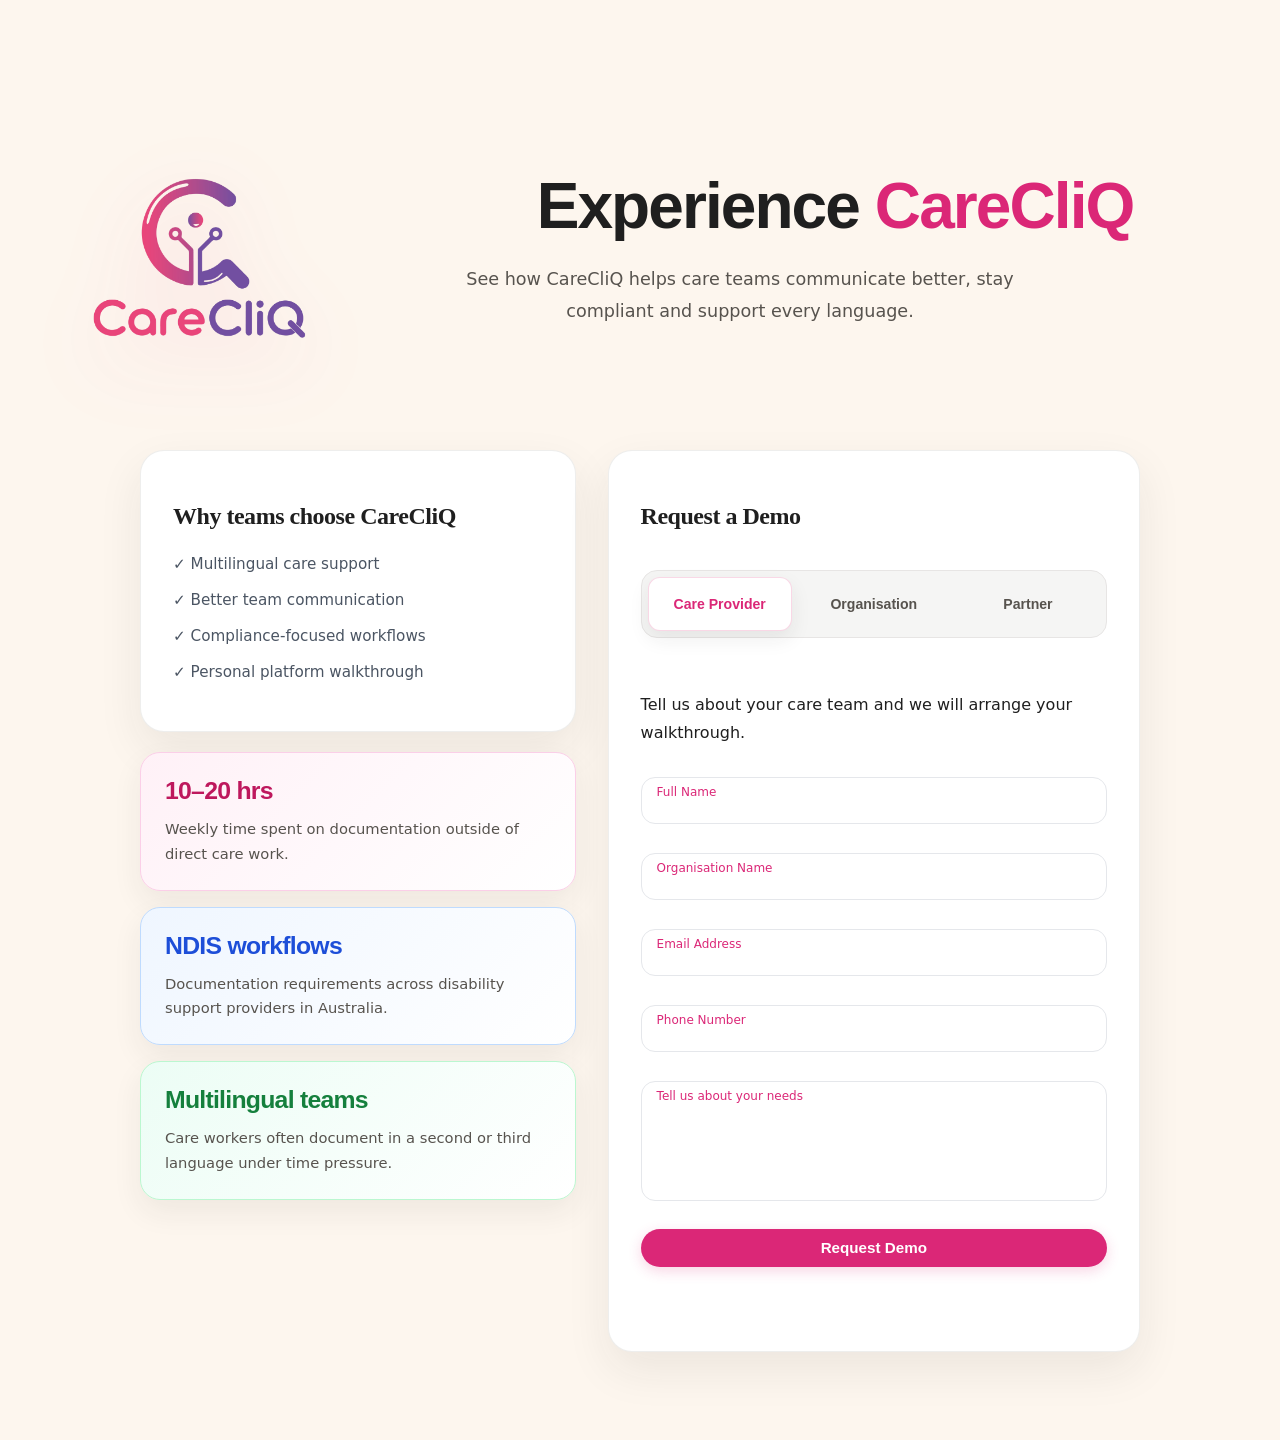
<file: book-demo.html>
<!DOCTYPE html>
<html lang="en">

<head>
<meta charset="UTF-8">
<meta name="viewport" content="width=device-width, initial-scale=1.0">

<title>Book Demo | CareCliQ</title>

<link rel="stylesheet" href="styles.css">
</head>

<body>

<!-- HEADER -->

<main class="demo-page">

<section class="demo-hero">

    <div class="demo-hero-logo">

        <img
            src="./images/logo2.png"
            alt="CareCliQ"
            class="floating-demo-logo"
        >

    </div>

    <div class="demo-hero-content">

        <h1>
            Experience
            <span>CareCliQ</span>
        </h1>

        <p>
            See how CareCliQ helps care teams communicate better,
            stay compliant and support every language.
        </p>

    </div>

</section>

<section class="demo-container">

 <div class="demo-benefits-column">

  <div class="demo-benefits">

    <h2>
      Why teams choose CareCliQ
    </h2>

    <ul>
      <li>✓ Multilingual care support</li>
      <li>✓ Better team communication</li>
      <li>✓ Compliance-focused workflows</li>
      <li>✓ Personal platform walkthrough</li>
    </ul>

  </div>


  <section class="demo-stats-section">

    <div class="demo-stat-card stat-card-pink">

      <h3>10–20 hrs</h3>

      <p>
        Weekly time spent on documentation outside of direct care work.
      </p>

    </div>


    <div class="demo-stat-card stat-card-blue">

      <h3>NDIS workflows</h3>

      <p>
        Documentation requirements across disability support providers in Australia.
      </p>

    </div>


    <div class="demo-stat-card stat-card-green">

      <h3>Multilingual teams</h3>

      <p>
        Care workers often document in a second or third language under time pressure.
      </p>

    </div>

  </section>

</div>

  <div class="demo-form">

<h2>
Request a Demo
</h2>

<div class="client-type-toggle">

<button type="button" class="active" data-type="provider">
Care Provider
</button>

<button type="button" data-type="organisation">
Organisation
</button>

<button type="button" data-type="partner">
Partner
</button>

</div>

<p id="demoMessage">
Tell us about your care team and we will arrange your walkthrough.
</p>

<form id="demoRequestForm">

<input type="hidden" id="clientType" value="provider">

<div class="form-field">
<input type="text" id="fullName" required>
<label>Full Name</label>
</div>

<div class="form-field">
<input type="text" id="companyField" required>
<label>Organisation Name</label>
</div>

<div class="form-field">
<input type="email" id="emailAddress" required>
<label>Email Address</label>
</div>

<div class="form-field">
<input type="tel" id="phoneNumber" required>
<label>Phone Number</label>
</div>

<div class="form-field">
<textarea id="clientNeeds" required></textarea>
<label>Tell us about your needs</label>
</div>

<button type="submit" class="btn-action-pill">
Request Demo
</button>

<p id="demoSubmitStatus"></p>

</form>

</div>

</section>

</main>

<!-- FOOTER -->

<script>
document.addEventListener("DOMContentLoaded", () => {

  const DEMO_API =
    "https://carecliq.onrender.com/api/demo-requests";

  const typeButtons =
    document.querySelectorAll(
      ".client-type-toggle button"
    );

  const demoMessage =
    document.getElementById("demoMessage");

  const companyLabel =
    document.querySelector(
      "#companyField + label"
    );

  const clientTypeInput =
    document.getElementById("clientType");

  const demoForm =
    document.getElementById("demoRequestForm");


  // FORM FIELDS

  const fullNameInput =
    document.getElementById("fullName");

  const companyInput =
    document.getElementById("companyField");

  const emailInput =
    document.getElementById("emailAddress");

  const phoneInput =
    document.getElementById("phoneNumber");

  const messageInput =
    document.getElementById("clientNeeds");


// =====================================
// PREFILL FROM LOGGED-IN USER
// =====================================

const storedUser =
  localStorage.getItem("user");

if (storedUser) {

  try {

    const loggedInUser =
      JSON.parse(storedUser);


    if (
      fullNameInput &&
      loggedInUser.fullName
    ) {

      fullNameInput.value =
        loggedInUser.fullName;

    }


    if (
      companyInput &&
      loggedInUser.organisation
    ) {

      companyInput.value =
        loggedInUser.organisation;

    }


    if (
      emailInput &&
      loggedInUser.email
    ) {

      emailInput.value =
        loggedInUser.email;

    }


    if (
      phoneInput &&
      loggedInUser.phone
    ) {

      phoneInput.value =
        loggedInUser.phone;

    }


    document
      .querySelectorAll(
        "#demoRequestForm .form-field input, #demoRequestForm .form-field textarea"
      )
      .forEach(field => {

        if (field.value.trim()) {

          field.classList.add(
            "has-value"
          );

        }

      });

  }
  catch (error) {

    console.error(
      "Could not load saved user details:",
      error
    );

  }

}
  // CREATE TOAST AUTOMATICALLY

  let demoToast =
    document.getElementById("demoToast");

  if (!demoToast) {

    demoToast =
      document.createElement("div");

    demoToast.id =
      "demoToast";

    demoToast.className =
      "demo-toast";

    demoToast.setAttribute(
      "role",
      "alert"
    );

    demoToast.setAttribute(
      "aria-live",
      "polite"
    );

    document.body.appendChild(
      demoToast
    );

  }


  let demoToastTimer;


  function showDemoToast(message, type) {

  clearTimeout(demoToastTimer);

  demoToast.textContent = message;

  demoToast.className =
    `demo-toast demo-toast-${type}`;

  requestAnimationFrame(() => {

    demoToast.classList.add(
      "demo-toast-visible"
    );

  });

  demoToastTimer = setTimeout(() => {

    demoToast.classList.remove(
      "demo-toast-visible"
    );

  }, 8000);

}


  // CLIENT TYPE BUTTONS

  typeButtons.forEach(button => {

    button.addEventListener(
      "click",
      () => {

        typeButtons.forEach(btn => {

          btn.classList.remove(
            "active"
          );

        });

        button.classList.add(
          "active"
        );

        const type =
          button.dataset.type;

        if (clientTypeInput) {

          clientTypeInput.value =
            type;

        }


        if (type === "provider") {

          if (demoMessage) {

            demoMessage.textContent =
              "Tell us about your care team and we will arrange your personalised CareCliQ walkthrough.";

          }

          if (companyLabel) {

            companyLabel.textContent =
              "Care Organisation";

          }

        }


        if (
          type ===
          "organisation"
        ) {

          if (demoMessage) {

            demoMessage.textContent =
              "Discover how CareCliQ can support your organisation's communication and workflow needs.";

          }

          if (companyLabel) {

            companyLabel.textContent =
              "Organisation Name";

          }

        }


        if (type === "partner") {

          if (demoMessage) {

            demoMessage.textContent =
              "Tell us how we can work together to improve care experiences.";

          }

          if (companyLabel) {

            companyLabel.textContent =
              "Company / Partnership Name";

          }

        }

      }
    );

  });


  if (!demoForm) {

    console.error(
      "Demo form not found. Make sure the form has id='demoRequestForm'."
    );

    return;

  }


  // FORM SUBMISSION

  demoForm.addEventListener(
    "submit",
    async event => {

      event.preventDefault();


      const submitButton =
        demoForm.querySelector(
          'button[type="submit"]'
        );

      const originalButtonText =
        submitButton
          ? submitButton.textContent
          : "Request Demo";

      const requestData = {

        clientType:
          clientTypeInput
            ? clientTypeInput.value
            : "provider",

        fullName:
          fullNameInput
            ? fullNameInput.value.trim()
            : "",

        organisation:
          companyInput
            ? companyInput.value.trim()
            : "",

        email:
          emailInput
            ? emailInput.value.trim()
            : "",

        phone:
          phoneInput
            ? phoneInput.value.trim()
            : "",

        message:
          messageInput
            ? messageInput.value.trim()
            : ""

      };


      if (submitButton) {

        submitButton.disabled =
          true;

        submitButton.textContent =
          "Sending request...";

      }


      try {

        const response =
          await fetch(
            DEMO_API,
            {
              method:
                "POST",

              headers: {
                "Content-Type":
                  "application/json"
              },

              body:
                JSON.stringify(
                  requestData
                )
            }
          );


        let result = {};

        try {

          result =
            await response.json();

        }
        catch (jsonError) {

          console.warn(
            "Backend returned no JSON response"
          );

        }


        if (!response.ok) {

          throw new Error(
            result.message ||
            `Request failed with status ${response.status}`
          );

        }


        showDemoToast(
          "Your demo request has been received successfully. The CareCliQ team will contact you soon.",
          "success"
        );


        demoForm.reset();


        if (clientTypeInput) {

          clientTypeInput.value =
            "provider";

        }


        typeButtons.forEach(
          button => {

            button.classList.remove(
              "active"
            );

          }
        );


        if (typeButtons[0]) {

          typeButtons[0]
            .classList.add(
              "active"
            );

        }


        if (demoMessage) {

          demoMessage.textContent =
            "Tell us about your care team and we will arrange your personalised CareCliQ walkthrough.";

        }


        if (companyLabel) {

          companyLabel.textContent =
            "Care Organisation";

        }

      }
      catch (error) {

        console.error(
          "Demo request failed:",
          error
        );


        showDemoToast(
          error.message ||
          "Something went wrong. Please try again.",
          "error"
        );

      }
      finally {

        if (submitButton) {

          submitButton.disabled =
            false;

          submitButton.textContent =
            originalButtonText;

        }

      }

    }
  );

});
</script>

<div id="demoToast" class="demo-toast" role="alert" aria-live="polite"></div>
</body>

</html>
</file>
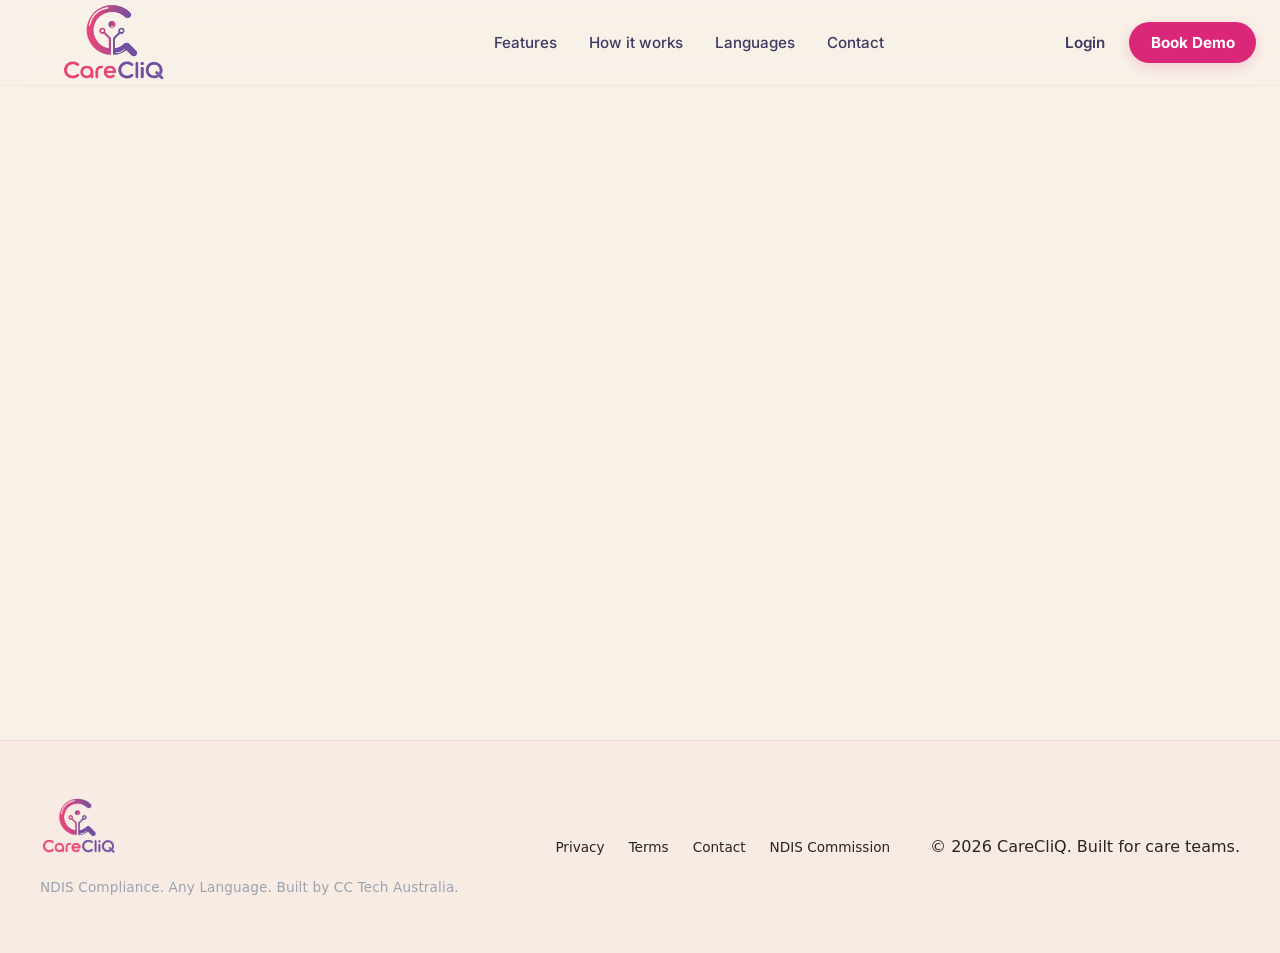
<file: contact.html>
<!DOCTYPE html>
<html lang="en">
<head>
<meta charset="UTF-8">
<meta name="viewport" content="width=device-width, initial-scale=1.0">

<title>Contact | CareCliQ</title>

<link rel="stylesheet" href="styles.css">

<link href="https://fonts.googleapis.com/css2?family=Inter:wght@300;400;500;600&family=Plus+Jakarta+Sans:wght@400;500;600;700&display=swap" rel="stylesheet">

</head>

<body class="information-page" data-info-page="contact">

<header class="carecliq-master-header">
  <div class="header-container">

    <a href="index.html" class="header-logo" aria-label="CareCliQ Home">
      <img
        src="./images/logo2.png"
        alt="CareCliQ Logo"
        class="header-logo-img"
      >
    </a>

    <button
  class="mobile-menu-trigger"
  aria-label="Toggle Navigation Menu"
  aria-expanded="false"
  aria-controls="headerNav"
  id="menuTrigger"
  type="button"
>
  <span class="hamburger-bar"></span>
  <span class="hamburger-bar"></span>
  <span class="hamburger-bar"></span>
</button>

<nav
  class="header-navigation-wrapper"
  id="headerNav"
  aria-label="Main navigation"
>
  <div class="nav-links-center">
    <a href="index.html#features">Features</a>
    <a href="index.html#how-it-works">How it works</a>
    <a href="index.html#languages">Languages</a>
    <a href="contact.html">Contact</a>
  </div>

  <div class="nav-actions-right">
    <a href="login.html" class="btn-login-link">
      Login
    </a>

    <a href="book-demo.html" class="btn-action-pill">
      Book Demo
    </a>
  </div>
</nav>

  </div>
</header>


<main class="information-main">

  <section class="information-hero">

    <div class="information-container">

      <h1 class="information-title">
        <span id="infoPageTitle"></span>
        <span id="infoPageHighlight"></span>
      </h1>

      <p
        class="information-intro"
        id="infoPageDescription"
      ></p>

    </div>

  </section>

  <section class="information-body">

    <div
      class="information-container information-content"
      id="infoPageContent"
    ></div>

  </section>

</main>

<footer class="carecliq-master-footer">
  <div class="footer-container">
    
    <!-- Polished Left Layout Column Block -->
    <div class="footer-left-brand">

      <a href="#" class="footer-logo" aria-label="CareCliQ Home">
        <img src="./images/logo2.png" alt="CareCliQ Logo" class="footer-logo-img">
      </a>

      <span class="footer-em-dash">&mdash;</span>

      <p class="footer-compliance-text">
        NDIS Compliance. Any Language. Built by CC Tech Australia.
      </p>

    </div>

    <!-- Right Navigation Links & Copyright -->
    <div class="footer-right-links">
     <nav class="footer-nav" aria-label="Footer Links">
  <a href="privacy.html">Privacy</a>
  <a href="terms.html">Terms</a>
  <a href="contact.html">Contact</a>
  <a href="ndis-commission.html" class="highlight-link">NDIS Commission</a>
</nav>

      <div class="footer-bottom">
        <p>&copy; 2026 CareCliQ. Built for care teams.</p>
      </div>
    </div>

  </div>
</footer>

<script>
document.addEventListener("DOMContentLoaded", function () {

  const menuTrigger =
    document.getElementById("menuTrigger");

  const headerNav =
    document.getElementById("headerNav");

  if (!menuTrigger || !headerNav) {
    return;
  }

  function closeMenu() {

    headerNav.classList.remove("mobile-open");
    menuTrigger.classList.remove("active");

    menuTrigger.setAttribute(
      "aria-expanded",
      "false"
    );

  }

  menuTrigger.addEventListener("click", function (event) {

    event.stopPropagation();

    const isOpen =
      headerNav.classList.toggle("mobile-open");

    menuTrigger.classList.toggle(
      "active",
      isOpen
    );

    menuTrigger.setAttribute(
      "aria-expanded",
      String(isOpen)
    );

  });

  headerNav.addEventListener("click", function (event) {
    event.stopPropagation();
  });

  document.addEventListener("click", closeMenu);

  window.addEventListener("resize", function () {

    if (window.innerWidth > 1024) {
      closeMenu();
    }

  });

});
</script>

<script src="config.js"></script>
<script src="information-pages.js"></script>

</body>
</html>
</file>
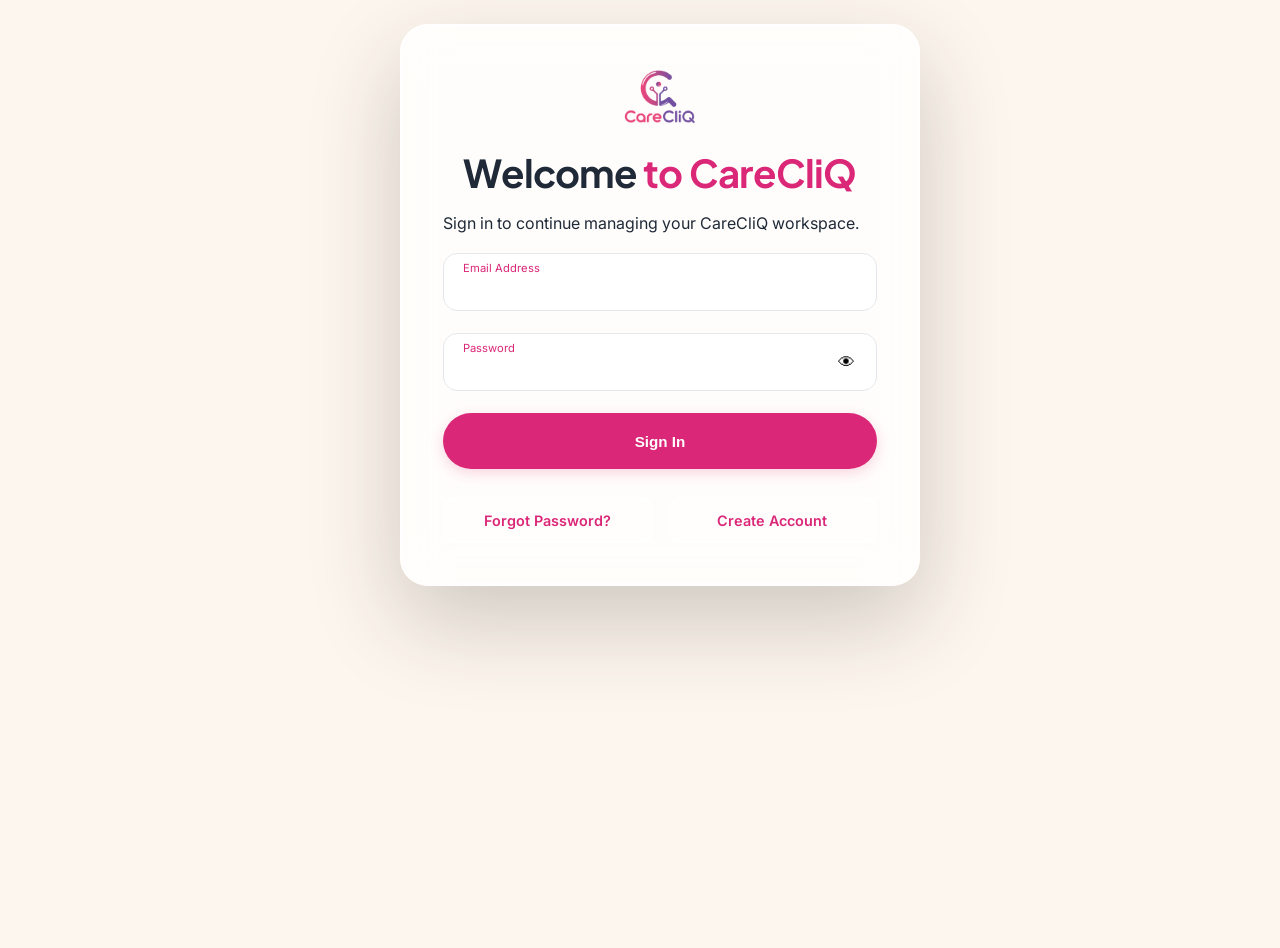
<file: login.html>
<!DOCTYPE html>
<html lang="en" class="standalone-login-root">

<head>

<meta charset="UTF-8">
<meta name="viewport" content="width=device-width, initial-scale=1.0">

<title>Account | CareCliQ</title>

<link rel="stylesheet" href="./styles.css">
<link rel="stylesheet" href="./frontend/css/login.css">
<link rel="stylesheet" href="./frontend/css/auth.css">

<link href="https://fonts.googleapis.com/css2?family=Inter:wght@300;400;500;600&family=Plus+Jakarta+Sans:wght@400;500;600;700&display=swap" rel="stylesheet">

</head>

<body class="standalone-login-page">

<div class="carecliq-auth-modal">

<div class="carecliq-auth-modal-content">

<main class="carecliq-login-page">

<section class="carecliq-login-card">


<!-- LOGIN PANEL -->

<div id="loginPanel" class="auth-panel">

<div class="auth-logo">
<img src="./images/logo2.png" alt="CareCliQ">
</div>

<h1>
Welcome <span>to CareCliQ</span>
</h1>

<p>
Sign in to continue managing your CareCliQ workspace.
</p>

<form id="loginForm">

<div class="form-field">

<input
id="loginEmail"
type="email"
required>

<label>Email Address</label>

</div>

<div class="form-field">

<input
id="loginPassword"
type="password"
required>

<button
type="button"
class="password-toggle"
data-target="loginPassword"
aria-label="Show password">
👁
</button>

<label>Password</label>

</div>

<button
class="btn-action-pill"
type="submit">
Sign In
</button>

</form>

<div class="carecliq-login-links">

<button
type="button"
class="auth-panel-link"
data-show-panel="forgot">
Forgot Password?
</button>

<button
type="button"
class="auth-panel-link"
data-show-panel="register">
Create Account
</button>

</div>

</div>


<!-- REGISTER PANEL -->

<div id="registerPanel" class="auth-panel" hidden>

<div class="auth-logo">
<img src="./images/logo2.png" alt="CareCliQ">
</div>

<h1>
Create <span>Account</span>
</h1>

<p>
Join CareCliQ and simplify multilingual care communication.
</p>

<form id="registerForm">

<div class="form-field">

<input
id="fullName"
type="text"
required>

<label>Full Name</label>

</div>

<div class="form-field">

<input
id="organisation"
type="text"
required>

<label>Organisation</label>

</div>

<div class="form-field auth-select-field">

<select id="role" required>

<option value="" disabled selected>
Select Your Role
</option>

<option value="Support Coordinator">
Support Coordinator
</option>

<option value="Support Worker">
Support Worker
</option>

<option value="Provider">
Provider
</option>

<option value="Manager">
Manager
</option>

<option value="Administrator">
Administrator
</option>

<option value="Interpreter">
Interpreter
</option>

<option value="Other">
Other
</option>

</select>

</div>

<div class="form-field">

<input
id="registerEmail"
type="email"
required>

<label>Email Address</label>

</div>

<div class="form-field">

<input
id="phone"
type="tel"
required>

<label>Phone Number</label>

</div>

<div class="form-field">

<input
id="registerPassword"
type="password"
required>

<button
type="button"
class="password-toggle"
data-target="registerPassword"
aria-label="Show password">
👁
</button>

<label>Password</label>

</div>

<div class="form-field">

<input
id="confirmPassword"
type="password"
required>

<button
type="button"
class="password-toggle"
data-target="confirmPassword"
aria-label="Show password">
👁
</button>

<label>Confirm Password</label>

</div>

<button
class="btn-action-pill"
type="submit">
Create Account
</button>

</form>

<button
type="button"
class="auth-back-button"
data-show-panel="login">
Back to Login
</button>

</div>


<!-- FORGOT PASSWORD PANEL -->

<div id="forgotPanel" class="auth-panel" hidden>

<div class="auth-logo">
<img src="./images/logo2.png" alt="CareCliQ">
</div>

<h1>
Forgot <span>Password</span>
</h1>

<p>
Enter your email address and we will send you a secure reset link.
</p>

<form id="forgotForm">

<div class="form-field">

<input
id="forgotEmail"
type="email"
required>

<label>Email Address</label>

</div>

<button
class="btn-action-pill"
type="submit">
Send Reset Link
</button>

</form>

<button
type="button"
class="auth-back-button"
data-show-panel="login">
Back to Login
</button>

</div>


<!-- RESET PASSWORD PANEL -->

<div id="resetPanel" class="auth-panel" hidden>

<div class="auth-logo">
<img src="./images/logo2.png" alt="CareCliQ">
</div>

<h1>
Reset <span>Password</span>
</h1>

<p>
Create a new secure password for your CareCliQ account.
</p>

<form id="resetPasswordForm">

<div class="form-field">

<input
id="resetPassword"
type="password"
required>

<button
type="button"
class="password-toggle"
data-target="resetPassword"
aria-label="Show password">
👁
</button>

<label>New Password</label>

</div>

<div class="form-field">

<input
id="resetConfirmPassword"
type="password"
required>

<button
type="button"
class="password-toggle"
data-target="resetConfirmPassword"
aria-label="Show password">
👁
</button>

<label>Confirm Password</label>

</div>

<button
class="btn-action-pill"
type="submit">
Update Password
</button>

</form>

<button
type="button"
class="auth-back-button"
data-show-panel="login">
Back to Login
</button>

</div>


</section>

</main>

</div>

</div>

<script src="./frontend/js/auth-api.js"></script>
<script src="./frontend/js/login.js"></script>

</body>

</html>
</file>
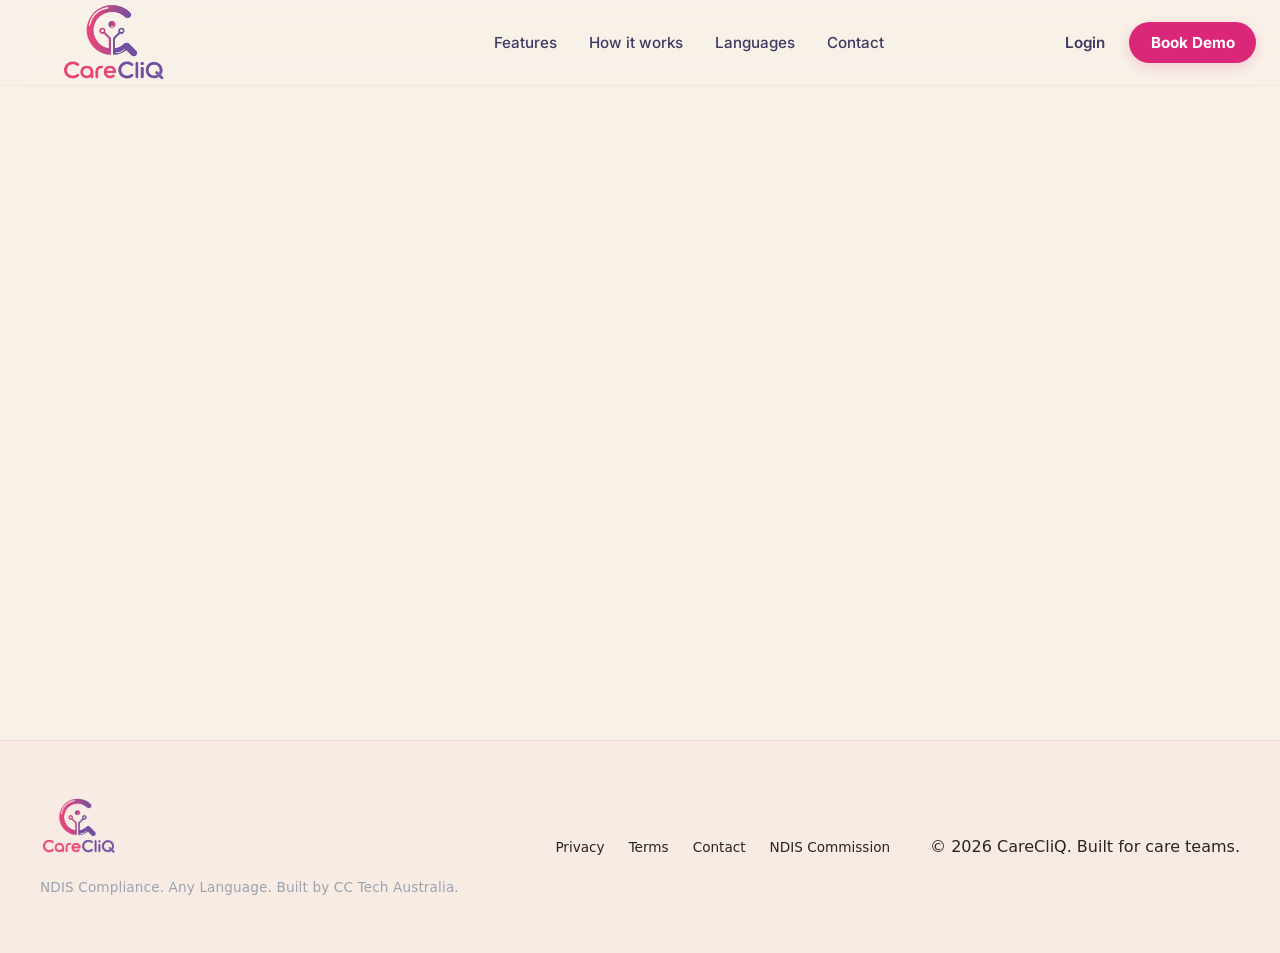
<file: ndis-commission.html>
<!DOCTYPE html>
<html lang="en">
<head>
<meta charset="UTF-8">
<meta name="viewport" content="width=device-width, initial-scale=1.0">

<title>NDIS Compliance | CareCliQ</title>

<link rel="stylesheet" href="styles.css">

<link href="https://fonts.googleapis.com/css2?family=Inter:wght@300;400;500;600&family=Plus+Jakarta+Sans:wght@400;500;600;700&display=swap" rel="stylesheet">

</head>

<body class="information-page" data-info-page="ndis">

<header class="carecliq-master-header">
  <div class="header-container">

    <a href="index.html" class="header-logo" aria-label="CareCliQ Home">
      <img
        src="./images/logo2.png"
        alt="CareCliQ Logo"
        class="header-logo-img"
      >
    </a>

    <button
  class="mobile-menu-trigger"
  aria-label="Toggle Navigation Menu"
  aria-expanded="false"
  aria-controls="headerNav"
  id="menuTrigger"
  type="button"
>
  <span class="hamburger-bar"></span>
  <span class="hamburger-bar"></span>
  <span class="hamburger-bar"></span>
</button>

<nav
  class="header-navigation-wrapper"
  id="headerNav"
  aria-label="Main navigation"
>
  <div class="nav-links-center">
    <a href="index.html#features">Features</a>
    <a href="index.html#how-it-works">How it works</a>
    <a href="index.html#languages">Languages</a>
    <a href="contact.html">Contact</a>
  </div>

  <div class="nav-actions-right">
    <a href="login.html" class="btn-login-link">
      Login
    </a>

    <a href="book-demo.html" class="btn-action-pill">
      Book Demo
    </a>
  </div>
</nav>

  </div>
</header>

<main class="information-main">

  <section class="information-hero">

    <div class="information-container">

      <h1 class="information-title">
        <span id="infoPageTitle"></span>
        <span id="infoPageHighlight"></span>
      </h1>

      <p
        class="information-intro"
        id="infoPageDescription"
      ></p>

    </div>

  </section>

  <section class="information-body">

    <div
      class="information-container information-content"
      id="infoPageContent"
    ></div>

  </section>

</main>

<footer class="carecliq-master-footer">
  <div class="footer-container">
    
    <!-- Polished Left Layout Column Block -->
    <div class="footer-left-brand">

      <a href="#" class="footer-logo" aria-label="CareCliQ Home">
        <img src="./images/logo2.png" alt="CareCliQ Logo" class="footer-logo-img">
      </a>

      <span class="footer-em-dash">&mdash;</span>

      <p class="footer-compliance-text">
        NDIS Compliance. Any Language. Built by CC Tech Australia.
      </p>

    </div>

    <!-- Right Navigation Links & Copyright -->
    <div class="footer-right-links">
     <nav class="footer-nav" aria-label="Footer Links">
  <a href="privacy.html">Privacy</a>
  <a href="terms.html">Terms</a>
  <a href="contact.html">Contact</a>
  <a href="ndis-commission.html" class="highlight-link">NDIS Commission</a>
</nav>

      <div class="footer-bottom">
        <p>&copy; 2026 CareCliQ. Built for care teams.</p>
      </div>
    </div>

  </div>
</footer>

<script>
document.addEventListener("DOMContentLoaded", function () {

  const menuTrigger =
    document.getElementById("menuTrigger");

  const headerNav =
    document.getElementById("headerNav");

  if (!menuTrigger || !headerNav) {
    return;
  }

  function closeMenu() {

    headerNav.classList.remove("mobile-open");
    menuTrigger.classList.remove("active");

    menuTrigger.setAttribute(
      "aria-expanded",
      "false"
    );

  }

  menuTrigger.addEventListener("click", function (event) {

    event.stopPropagation();

    const isOpen =
      headerNav.classList.toggle("mobile-open");

    menuTrigger.classList.toggle(
      "active",
      isOpen
    );

    menuTrigger.setAttribute(
      "aria-expanded",
      String(isOpen)
    );

  });

  headerNav.addEventListener("click", function (event) {
    event.stopPropagation();
  });

  document.addEventListener("click", closeMenu);

  window.addEventListener("resize", function () {

    if (window.innerWidth > 1024) {
      closeMenu();
    }

  });

});
</script>

<script src="config.js"></script>
<script src="information-pages.js"></script>

</body>
</html>
</file>
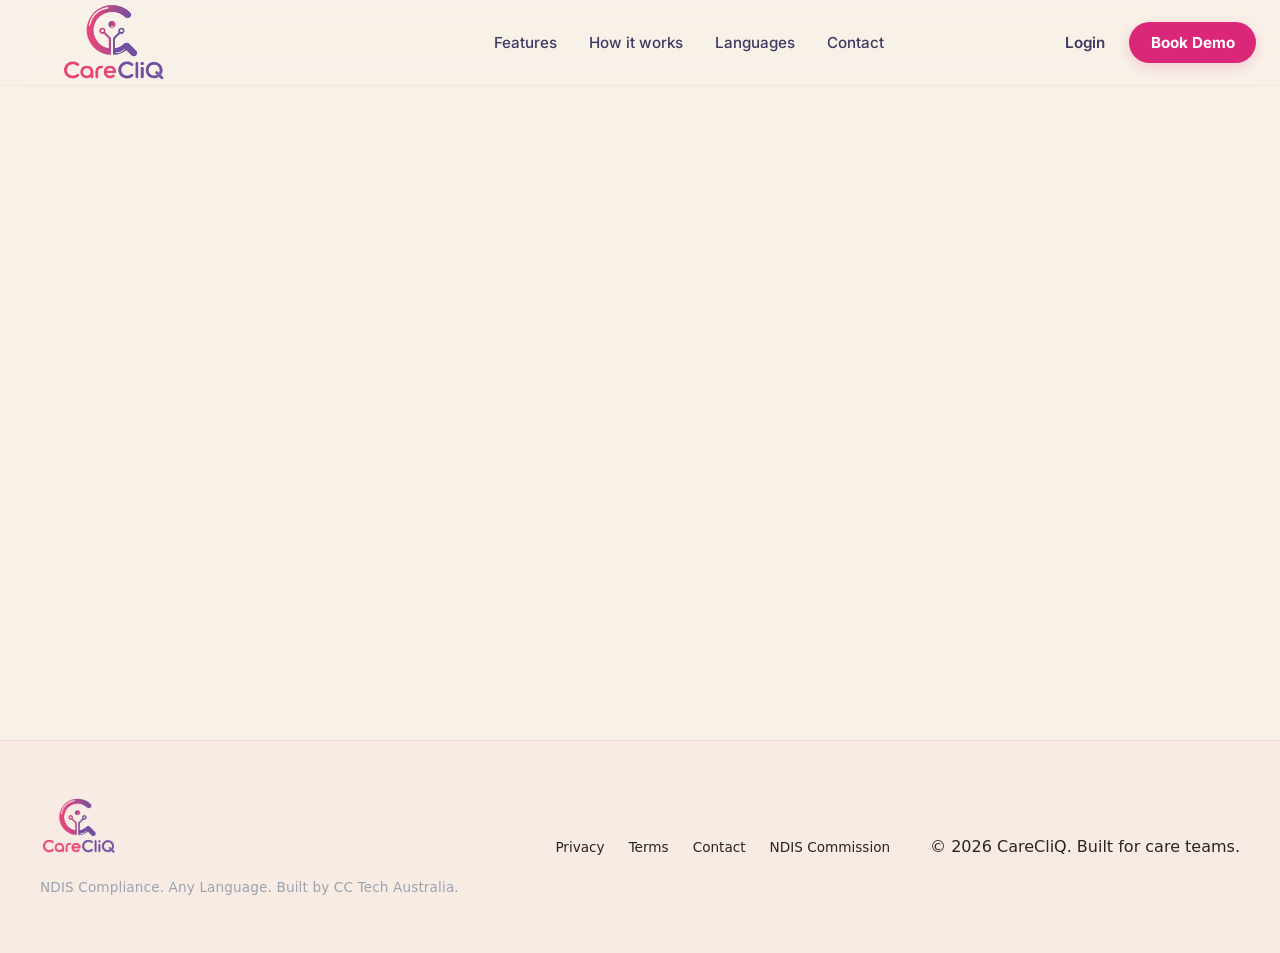
<file: privacy.html>
<!DOCTYPE html>
<html lang="en">
<head>
<meta charset="UTF-8">
<meta name="viewport" content="width=device-width, initial-scale=1.0">

<title>Privacy Policy | CareCliQ</title>

<link rel="stylesheet" href="styles.css">

<link href="https://fonts.googleapis.com/css2?family=Inter:wght@300;400;500;600&family=Plus+Jakarta+Sans:wght@400;500;600;700&display=swap" rel="stylesheet">

</head>

<body class="information-page" data-info-page="privacy">

<header class="carecliq-master-header">
  <div class="header-container">

    <a href="index.html" class="header-logo" aria-label="CareCliQ Home">
      <img
        src="./images/logo2.png"
        alt="CareCliQ Logo"
        class="header-logo-img"
      >
    </a>

    <button
  class="mobile-menu-trigger"
  aria-label="Toggle Navigation Menu"
  aria-expanded="false"
  aria-controls="headerNav"
  id="menuTrigger"
  type="button"
>
  <span class="hamburger-bar"></span>
  <span class="hamburger-bar"></span>
  <span class="hamburger-bar"></span>
</button>

<nav
  class="header-navigation-wrapper"
  id="headerNav"
  aria-label="Main navigation"
>
  <div class="nav-links-center">
    <a href="index.html#features">Features</a>
    <a href="index.html#how-it-works">How it works</a>
    <a href="index.html#languages">Languages</a>
    <a href="contact.html">Contact</a>
  </div>

  <div class="nav-actions-right">
    <a href="login.html" class="btn-login-link">
      Login
    </a>

    <a href="book-demo.html" class="btn-action-pill">
      Book Demo
    </a>
  </div>
</nav>

  </div>
</header>

<main class="information-main">

  <section class="information-hero">

    <div class="information-container">

      <h1 class="information-title">
        <span id="infoPageTitle"></span>
        <span id="infoPageHighlight"></span>
      </h1>

      <p
        class="information-intro"
        id="infoPageDescription"
      ></p>

    </div>

  </section>

  <section class="information-body">

    <div
      class="information-container information-content"
      id="infoPageContent"
    ></div>

  </section>

</main>
<footer class="carecliq-master-footer">
  <div class="footer-container">
    
    <!-- Polished Left Layout Column Block -->
    <div class="footer-left-brand">

      <a href="#" class="footer-logo" aria-label="CareCliQ Home">
        <img src="./images/logo2.png" alt="CareCliQ Logo" class="footer-logo-img">
      </a>

      <span class="footer-em-dash">&mdash;</span>

      <p class="footer-compliance-text">
        NDIS Compliance. Any Language. Built by CC Tech Australia.
      </p>

    </div>

    <!-- Right Navigation Links & Copyright -->
    <div class="footer-right-links">
     <nav class="footer-nav" aria-label="Footer Links">
  <a href="privacy.html">Privacy</a>
  <a href="terms.html">Terms</a>
  <a href="contact.html">Contact</a>
  <a href="ndis-commission.html" class="highlight-link">NDIS Commission</a>
</nav>

      <div class="footer-bottom">
        <p>&copy; 2026 CareCliQ. Built for care teams.</p>
      </div>
    </div>

  </div>
</footer>

<script>
document.addEventListener("DOMContentLoaded", function () {

  const menuTrigger =
    document.getElementById("menuTrigger");

  const headerNav =
    document.getElementById("headerNav");

  if (!menuTrigger || !headerNav) {
    return;
  }

  function closeMenu() {

    headerNav.classList.remove("mobile-open");
    menuTrigger.classList.remove("active");

    menuTrigger.setAttribute(
      "aria-expanded",
      "false"
    );

  }

  menuTrigger.addEventListener("click", function (event) {

    event.stopPropagation();

    const isOpen =
      headerNav.classList.toggle("mobile-open");

    menuTrigger.classList.toggle(
      "active",
      isOpen
    );

    menuTrigger.setAttribute(
      "aria-expanded",
      String(isOpen)
    );

  });

  headerNav.addEventListener("click", function (event) {
    event.stopPropagation();
  });

  document.addEventListener("click", closeMenu);

  window.addEventListener("resize", function () {

    if (window.innerWidth > 1024) {
      closeMenu();
    }

  });

});
</script>

<script src="config.js"></script>
<script src="information-pages.js"></script>

</body>
</html>
</file>
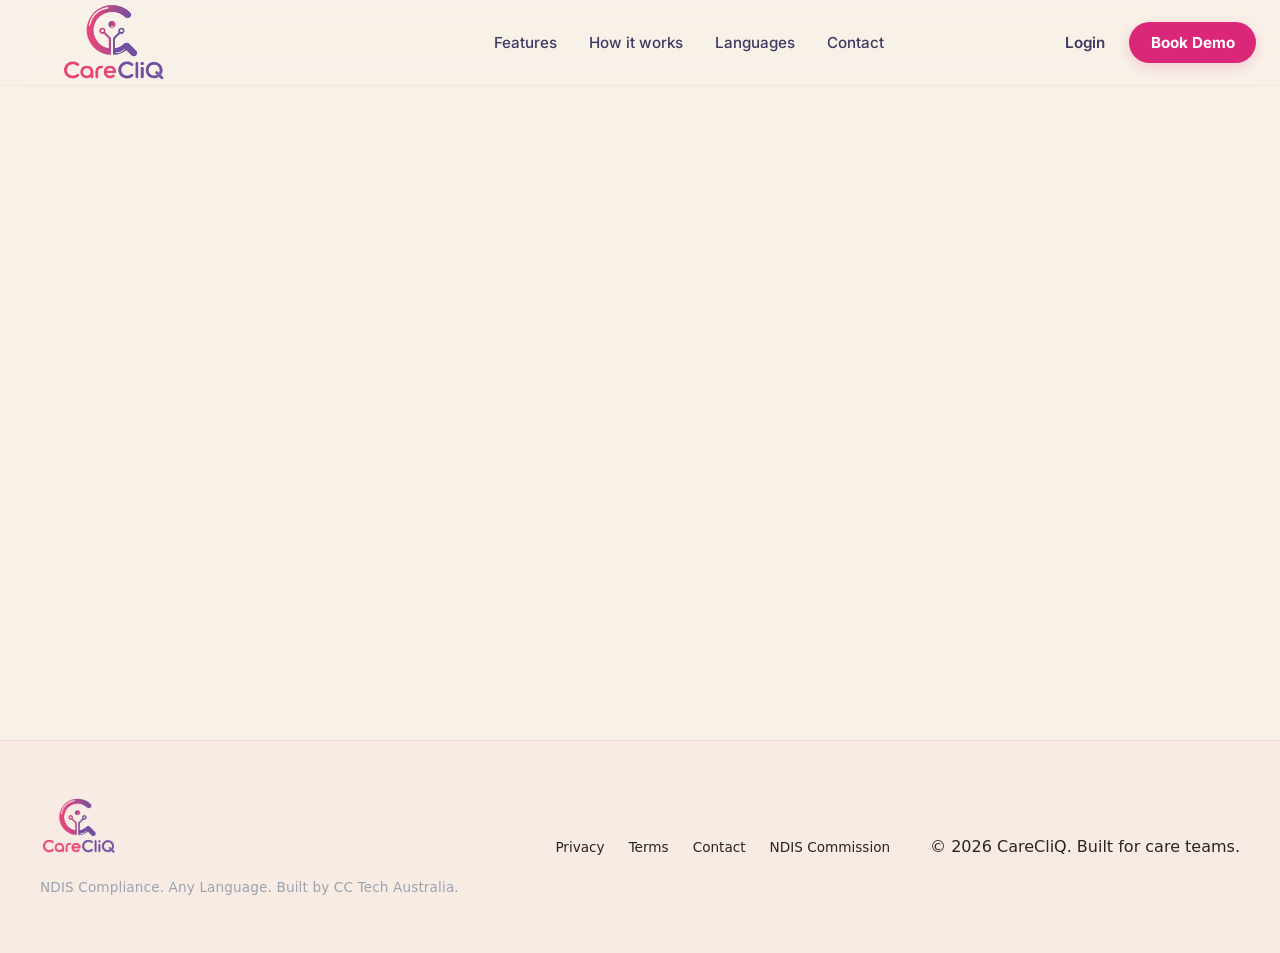
<file: terms.html>
<!DOCTYPE html>
<html lang="en">
<head>
<meta charset="UTF-8">
<meta name="viewport" content="width=device-width, initial-scale=1.0">

<title>Terms of Service | CareCliQ</title>

<link rel="stylesheet" href="styles.css">

<link href="https://fonts.googleapis.com/css2?family=Inter:wght@300;400;500;600&family=Plus+Jakarta+Sans:wght@400;500;600;700&display=swap" rel="stylesheet">

</head>

<body class="information-page" data-info-page="terms">

<header class="carecliq-master-header">
  <div class="header-container">

    <a href="index.html" class="header-logo" aria-label="CareCliQ Home">
      <img
        src="./images/logo2.png"
        alt="CareCliQ Logo"
        class="header-logo-img"
      >
    </a>

    <button
  class="mobile-menu-trigger"
  aria-label="Toggle Navigation Menu"
  aria-expanded="false"
  aria-controls="headerNav"
  id="menuTrigger"
  type="button"
>
  <span class="hamburger-bar"></span>
  <span class="hamburger-bar"></span>
  <span class="hamburger-bar"></span>
</button>

<nav
  class="header-navigation-wrapper"
  id="headerNav"
  aria-label="Main navigation"
>
  <div class="nav-links-center">
    <a href="index.html#features">Features</a>
    <a href="index.html#how-it-works">How it works</a>
    <a href="index.html#languages">Languages</a>
    <a href="contact.html">Contact</a>
  </div>

  <div class="nav-actions-right">
    <a href="login.html" class="btn-login-link">
      Login
    </a>

    <a href="book-demo.html" class="btn-action-pill">
      Book Demo
    </a>
  </div>
</nav>

  </div>
</header>

<main class="information-main">

  <section class="information-hero">

    <div class="information-container">

      <h1 class="information-title">
        <span id="infoPageTitle"></span>
        <span id="infoPageHighlight"></span>
      </h1>

      <p
        class="information-intro"
        id="infoPageDescription"
      ></p>

    </div>

  </section>

  <section class="information-body">

    <div
      class="information-container information-content"
      id="infoPageContent"
    ></div>

  </section>

</main>

<footer class="carecliq-master-footer">
  <div class="footer-container">
    
    <!-- Polished Left Layout Column Block -->
    <div class="footer-left-brand">

      <a href="#" class="footer-logo" aria-label="CareCliQ Home">
        <img src="./images/logo2.png" alt="CareCliQ Logo" class="footer-logo-img">
      </a>

      <span class="footer-em-dash">&mdash;</span>

      <p class="footer-compliance-text">
        NDIS Compliance. Any Language. Built by CC Tech Australia.
      </p>

    </div>

    <!-- Right Navigation Links & Copyright -->
    <div class="footer-right-links">
     <nav class="footer-nav" aria-label="Footer Links">
  <a href="privacy.html">Privacy</a>
  <a href="terms.html">Terms</a>
  <a href="contact.html">Contact</a>
  <a href="ndis-commission.html" class="highlight-link">NDIS Commission</a>
</nav>

      <div class="footer-bottom">
        <p>&copy; 2026 CareCliQ. Built for care teams.</p>
      </div>
    </div>

  </div>
</footer>

<script>
document.addEventListener("DOMContentLoaded", function () {

  const menuTrigger =
    document.getElementById("menuTrigger");

  const headerNav =
    document.getElementById("headerNav");

  if (!menuTrigger || !headerNav) {
    return;
  }

  function closeMenu() {

    headerNav.classList.remove("mobile-open");
    menuTrigger.classList.remove("active");

    menuTrigger.setAttribute(
      "aria-expanded",
      "false"
    );

  }

  menuTrigger.addEventListener("click", function (event) {

    event.stopPropagation();

    const isOpen =
      headerNav.classList.toggle("mobile-open");

    menuTrigger.classList.toggle(
      "active",
      isOpen
    );

    menuTrigger.setAttribute(
      "aria-expanded",
      String(isOpen)
    );

  });

  headerNav.addEventListener("click", function (event) {
    event.stopPropagation();
  });

  document.addEventListener("click", closeMenu);

  window.addEventListener("resize", function () {

    if (window.innerWidth > 1024) {
      closeMenu();
    }

  });

});
</script>

<script src="config.js"></script>
<script src="information-pages.js"></script>

</body>
</html>
</file>
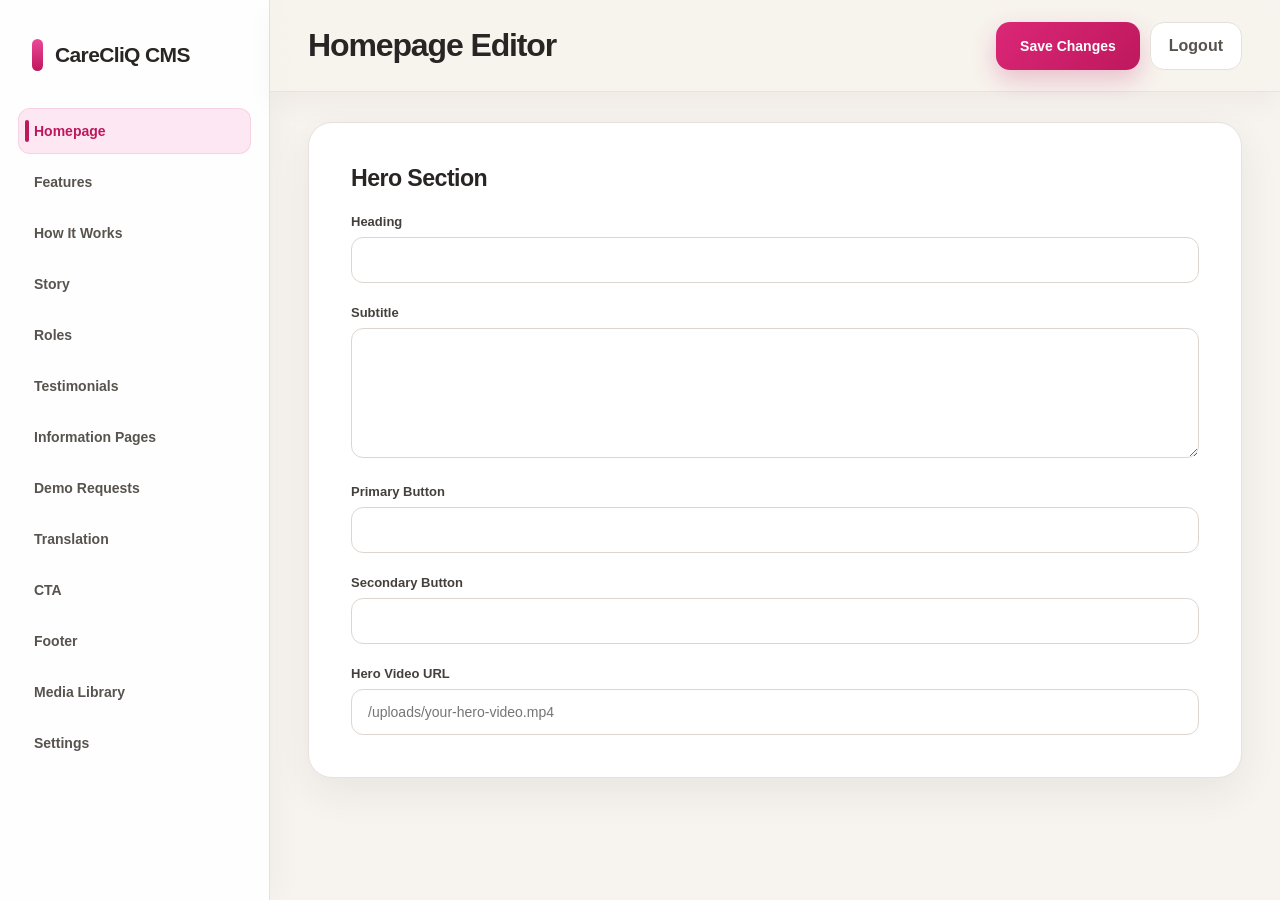
<file: admin/dashboard.html>
<!DOCTYPE html>
<html lang="en">
<head>
    <meta charset="UTF-8">
    <meta name="viewport" content="width=device-width, initial-scale=1.0">

    <title>CareCliQ CMS Dashboard</title>

    <link rel="stylesheet" href="admin.css">
</head>

<body class="admin-page">

<div class="cms-layout">


    <!-- SIDEBAR -->
    <aside class="sidebar">

        <div class="logo">
            CareCliQ CMS
        </div>


      <nav>

<button class="active" data-section="homepage">
Homepage
</button>

<button data-section="features">
Features
</button>

<button data-section="process">
How It Works
</button>

<button data-section="story">
Story
</button>

<button data-section="roles">
Roles
</button>

<button data-section="testimonials">
Testimonials
</button>

<button data-section="informationPages">
  Information Pages
</button>

<button data-section="demo-requests">
  Demo Requests
</button>

<button data-section="translation">
Translation
</button>

<button data-section="cta">
CTA
</button>

<button data-section="footer">
Footer
</button>

<button data-section="media">
Media Library
</button>

<button data-section="settings">
Settings
</button>

</nav>
    </aside>




    <!-- MAIN AREA -->

   <main class="content">


    <header class="topbar">

        <h1>
            Homepage Editor
        </h1>

      <div class="topbar-actions">

<button id="saveBtn">
Save Changes
</button>

<button
type="button"
id="logoutBtn">
Logout
</button>

</div>

    </header>



     <div id="editorArea">


<!-- HOMEPAGE -->

<section class="editor-section active" id="homepage">


<div class="editor-card">


<h2>
Hero Section
</h2>


<label>
Heading
</label>

<input id="heroTitle">



<label>
Subtitle
</label>

<textarea id="heroSubtitle"></textarea>



<label>
Primary Button
</label>

<input id="primaryButton">



<label>
Secondary Button
</label>

<input id="secondaryButton">



<label>Hero Video URL</label>

<input
  id="heroVideo"
  placeholder="/uploads/your-hero-video.mp4"
>

</div>


</section>


<section class="editor-section" id="informationPages">

  <div class="editor-card">

    <div class="editor-heading">
      <div>
        <h2>Information Pages</h2>
        <p>Edit Privacy, Terms, NDIS and Contact page content.</p>
      </div>

      <select id="infoPageSelector">
        <option value="privacy">Privacy Policy</option>
        <option value="terms">Terms of Service</option>
        <option value="ndis">NDIS Compliance</option>
        <option value="contact">Contact</option>
      </select>
    </div>

    <div id="informationPagesEditor"></div>

  </div>

</section>

<!-- FEATURES -->

<section class="editor-section" id="features">


<div class="editor-card">


<h2>
Features Editor
</h2>



<button id="addFeature">
+ Add Feature
</button>



<div id="featuresContainer"></div>



<button id="saveFeatures">
Save Features
</button>



</div>


</section>





<!-- PROCESS -->

<section class="editor-section" id="process">


<div class="editor-card">


<h2>
How It Works Editor
</h2>



<button id="addProcess">
+ Add Step
</button>



<div id="processList"></div>



<button id="saveProcess">
Save Steps
</button>



</div>


</section>



<section class="editor-section" id="story">

    <div class="editor-card">

        <h2>Story</h2>

        <label>Badge</label>
        <input id="storyBadge">

        <label>Title</label>
        <input id="storyTitle">

        <label>Description</label>
        <textarea id="storyDescription"></textarea>

<label>Story Video URL</label>

<input
    id="storyImage"
    placeholder="/uploads/your-story-video.mp4"
>
    </div>

</section>



<section class="editor-section" id="roles">

<div class="editor-card">

<h2>Roles</h2>

<label>Section Title</label>
<input id="rolesTitle">

<label>Section Subtitle</label>
<textarea id="rolesSubtitle"></textarea>

<div id="rolesList"></div>

<button id="addRole">
+ Add Role Card
</button>

</div>

</section>


<section class="editor-section" id="testimonials">

    <div class="editor-card">

        <h2>
            Testimonials
        </h2>

        <button id="addTestimonial">
            + Add Testimonial
        </button>

        <div id="testimonialsList"></div>

        <button id="saveTestimonials">
            Save Testimonials
        </button>

    </div>

</section>



<section class="editor-section" id="translation">

<div class="editor-card">

<h2>Translation</h2>


<label>Badge</label>
<input id="translationBadge">


<label>Title</label>
<input id="translationTitle">


<label>Description</label>
<textarea id="translationDescription"></textarea>



<h3>
Languages
</h3>


<button id="addLanguage">
+ Add Language
</button>


<div id="translationLanguages"></div>


</div>

</section>


<section class="editor-section" id="cta">

<div class="editor-card">

<h2>Call To Action</h2>

<label>Title</label>
<input id="ctaTitle">

<label>Description</label>
<textarea id="ctaDescription"></textarea>

<label>Primary Button</label>
<input id="ctaPrimary">

<label>Secondary Button</label>
<input id="ctaSecondary">

</div>

</section>


<section class="editor-section" id="footer">

    
<div class="editor-card">

<h2>Footer</h2>


<label>
Company Name
</label>

<input id="footerCompany">



<label>
Description
</label>

<textarea id="footerDescription"></textarea>



<h3>
Contact Information
</h3>


<label>
Email
</label>

<input id="footerEmail">



<label>
Phone
</label>

<input id="footerPhone">



<label>
Location
</label>

<input id="footerAddress">



<h3>
Icons
</h3>


<label>
Email Icon
</label>

<input id="footerEmailIcon" value="mail">



<label>
Phone Icon
</label>

<input id="footerPhoneIcon" value="phone">



<label>
Location Icon
</label>

<input id="footerLocationIcon" value="map-pin">



<label>
Copyright
</label>

<input id="footerCopyright">


</div>

</section>

<section class="editor-section" id="demo-requests">

  <div class="editor-card">

    <h2>Demo Requests</h2>

    <p>
      View demo booking requests submitted from the Book Demo page.
    </p>

    <div id="demoRequestsList"></div>

  </div>

</section>

<!-- MEDIA LIBRARY -->

<section class="editor-section" id="media">

  <div class="editor-card">

    <h2>Media Library</h2>

    <p>
      Upload media once, then copy its URL into any section.
    </p>

    <input
      type="file"
      id="mediaUploadInput"
      accept="video/*,audio/*,image/*"
      multiple
    >

    <button
      type="button"
      id="uploadMediaBtn"
    >
      Upload Media
    </button>

    <p id="mediaUploadStatus"></p>

    <div id="mediaGrid"></div>

  </div>

</section>

<!-- SETTINGS -->

<section class="editor-section" id="settings">

<div class="editor-card">

<h2>Settings</h2>

<label>Website Name</label>
<input id="siteName">

<label>Website Logo</label>
<input
  id="siteLogo"
  placeholder="/images/logo2.png"
>

<label>Website Favicon</label>
<input
  id="siteFavicon"
  placeholder="/images/favicon.ico"
>

</div>

</section>


</div>
    </main>


</div>

<script src="modules/hero.js"></script>
<script src="../config.js"></script>
<script src="modules/features.js"></script>
<script src="modules/process.js"></script>
<script src="modules/story.js"></script>
<script src="modules/roles.js"></script>
<script src="modules/testimonials.js"></script>
<script src="modules/translation.js"></script>
<script src="modules/cta.js"></script>
<script src="modules/footer.js"></script>
<script src="modules/media.js"></script>
<script src="modules/settings.js"></script>
<script src="modules/demoRequests.js"></script>
<script src="modules/informationPages.js"></script>
<script src="admin.js"></script>

</body>
</html>
</file>
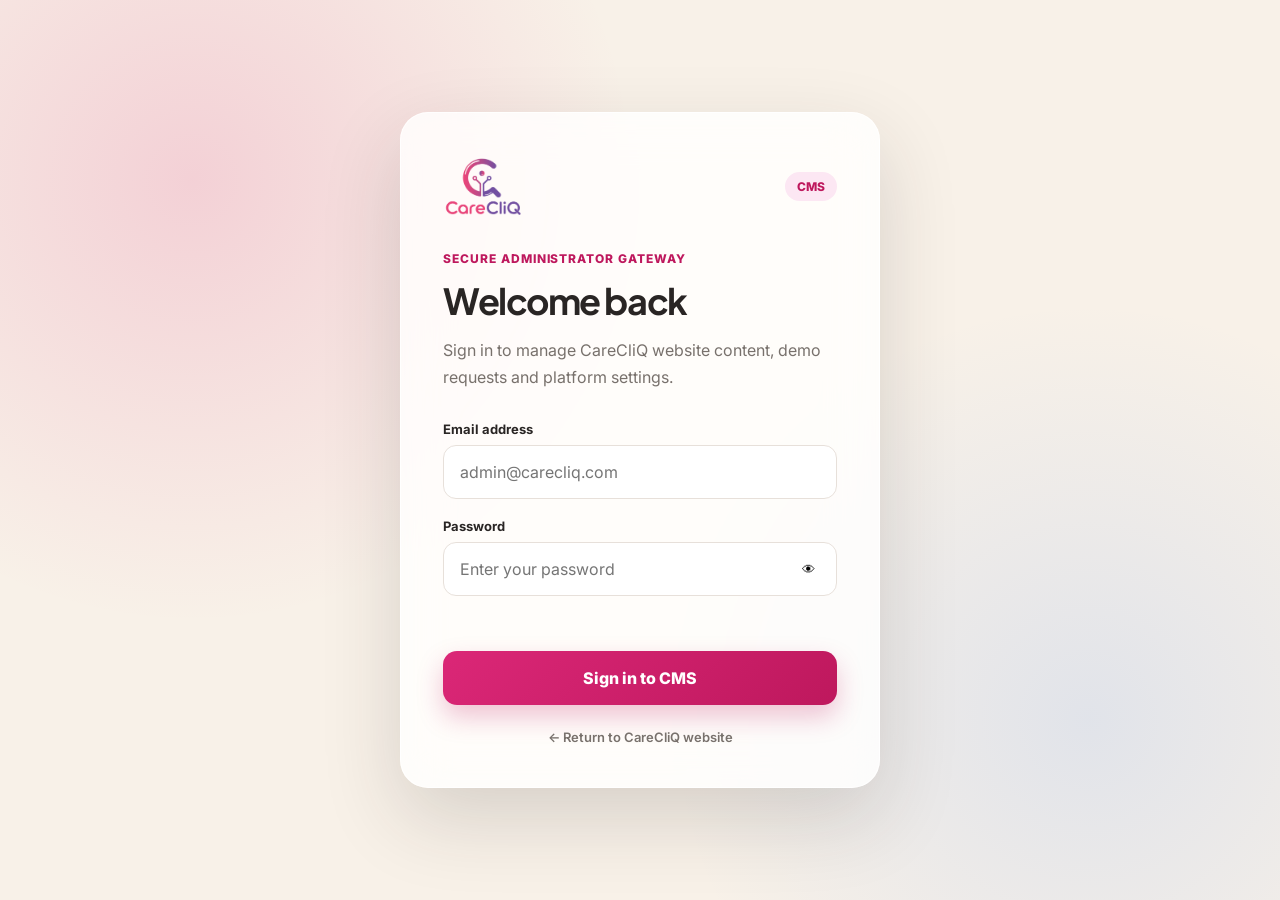
<file: admin/login.html>
<!DOCTYPE html>
<html lang="en">

<head>

<meta charset="UTF-8">
<meta name="viewport" content="width=device-width, initial-scale=1.0">

<title>CareCliQ CMS Login</title>

<link rel="stylesheet" href="admin-login.css">

<link href="https://fonts.googleapis.com/css2?family=Inter:wght@400;500;600;700&family=Plus+Jakarta+Sans:wght@600;700;800&display=swap" rel="stylesheet">

</head>

<body>

<main class="admin-login-page">

<section class="admin-login-card">

<div class="admin-login-brand">

<img src="../images/logo2.png" alt="CareCliQ">

<span>CMS</span>

</div>

<div class="admin-login-heading">

<p class="admin-login-badge">
Secure administrator gateway
</p>

<h1>
Welcome back
</h1>

<p>
Sign in to manage CareCliQ website content, demo requests and platform settings.
</p>

</div>

<form id="adminLoginForm">

<div class="admin-form-field">

<label for="adminEmail">
Email address
</label>

<input
type="email"
id="adminEmail"
placeholder="admin@carecliq.com"
autocomplete="email"
required>

</div>

<div class="admin-form-field">

<label for="adminPassword">
Password
</label>

<div class="admin-password-field">

<input
type="password"
id="adminPassword"
placeholder="Enter your password"
autocomplete="current-password"
required>

<button
type="button"
id="toggleAdminPassword"
aria-label="Show password">
👁
</button>

</div>

</div>

<p id="adminLoginStatus"></p>

<button
type="submit"
id="adminLoginButton">
Sign in to CMS
</button>

</form>

<a href="../index.html" class="admin-return-link">
← Return to CareCliQ website
</a>

</section>

</main>

<script src="./admin-login.js?v=2"></script>

</body>

</html>
</file>
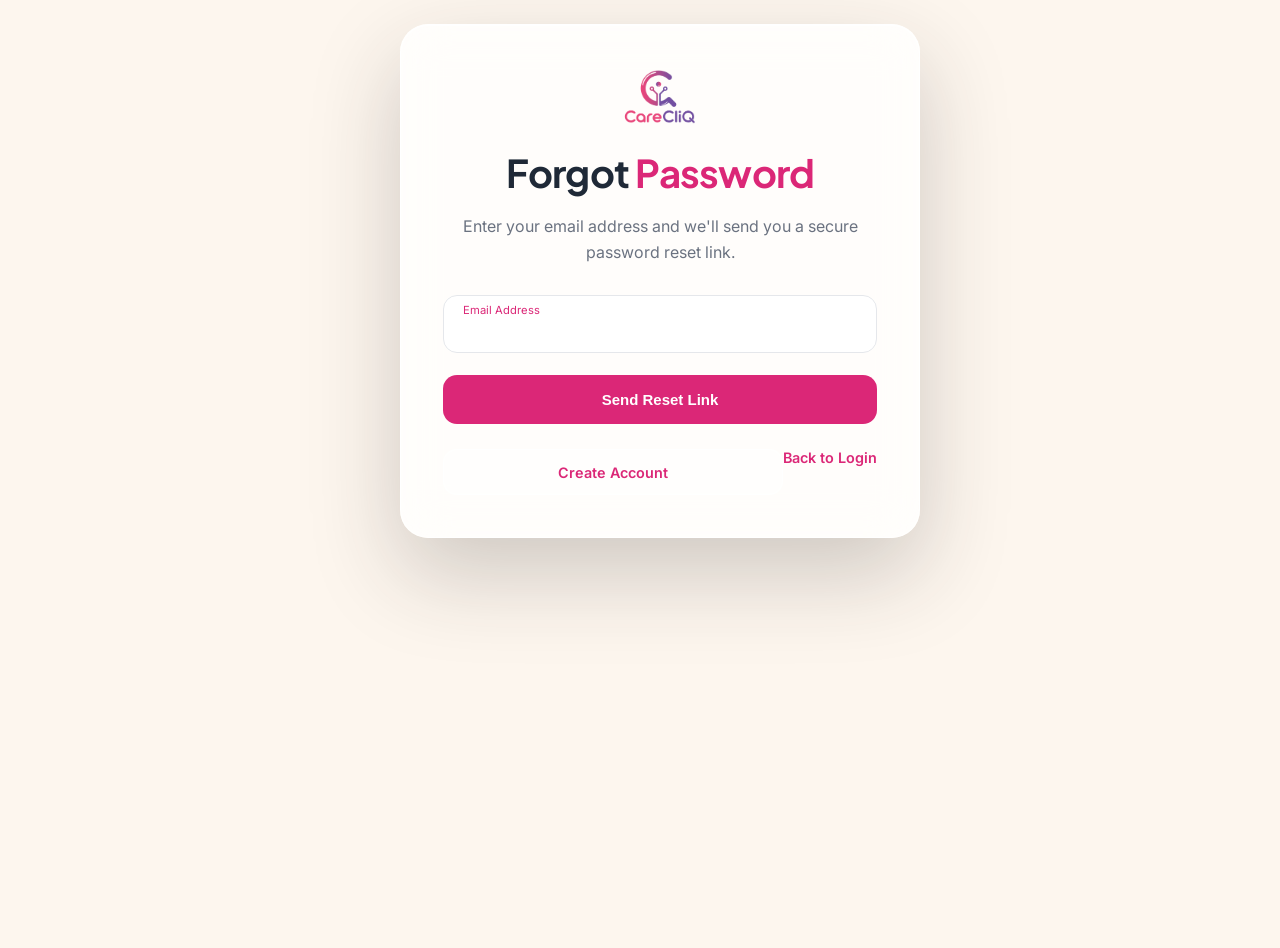
<file: frontend/forgot-password.html>
<!DOCTYPE html>
<html lang="en" class="standalone-login-root">

<head>

<meta charset="UTF-8">
<meta name="viewport" content="width=device-width, initial-scale=1.0">

<title>Forgot Password | CareCliQ</title>

<link rel="preconnect" href="https://fonts.googleapis.com">
<link rel="preconnect" href="https://fonts.gstatic.com" crossorigin>

<link href="https://fonts.googleapis.com/css2?family=Inter:wght@300;400;500;600;700&family=Plus+Jakarta+Sans:wght@500;600;700&display=swap" rel="stylesheet">

<link rel="stylesheet" href="../styles.css">
<link rel="stylesheet" href="./css/login.css">
<link rel="stylesheet" href="./css/auth.css">

</head>

<body class="standalone-login-page">

<div class="carecliq-auth-modal">

<div class="carecliq-auth-modal-content">

<main class="carecliq-login-page">

<section class="carecliq-login-card">

<div class="auth-logo">

 <img src="../images/logo2.png" alt="CareCliQ Logo" >

</div>

<h1>

Forgot

<span>Password</span>

</h1>

<p>

Enter your email address and we'll send you a secure password reset link.

</p>

<form id="forgotForm">

<div class="form-field">

<input
id="email"
type="email"
required>

<label>
Email Address
</label>

</div>


<button class="auth-btn" type="submit">
Send Reset Link
</button>


</form>

<div
class="auth-success"
id="successBox">

<div class="success-icon">

✓

</div>

<h3>

Email Sent

</h3>

<p>

If an account exists for this email address,
we've sent password reset instructions.

</p>

<a
href="../login.html"
class="back-login">

Return to Login

</a>

</div>

<div class="auth-links">

<button
  type="button"
  class="auth-panel-link"
  data-show-panel="register"
>
  Create Account
</button>

<a href="../login.html">
Back to Login
</a>

</div>
</section>

</main>

</div>

</div>
<!-- COPY YOUR EXISTING FOOTER HERE -->

<script src="./js/auth-api.js"></script>
<script src="./js/forgot-password.js"></script>

</body>

</html>
</file>
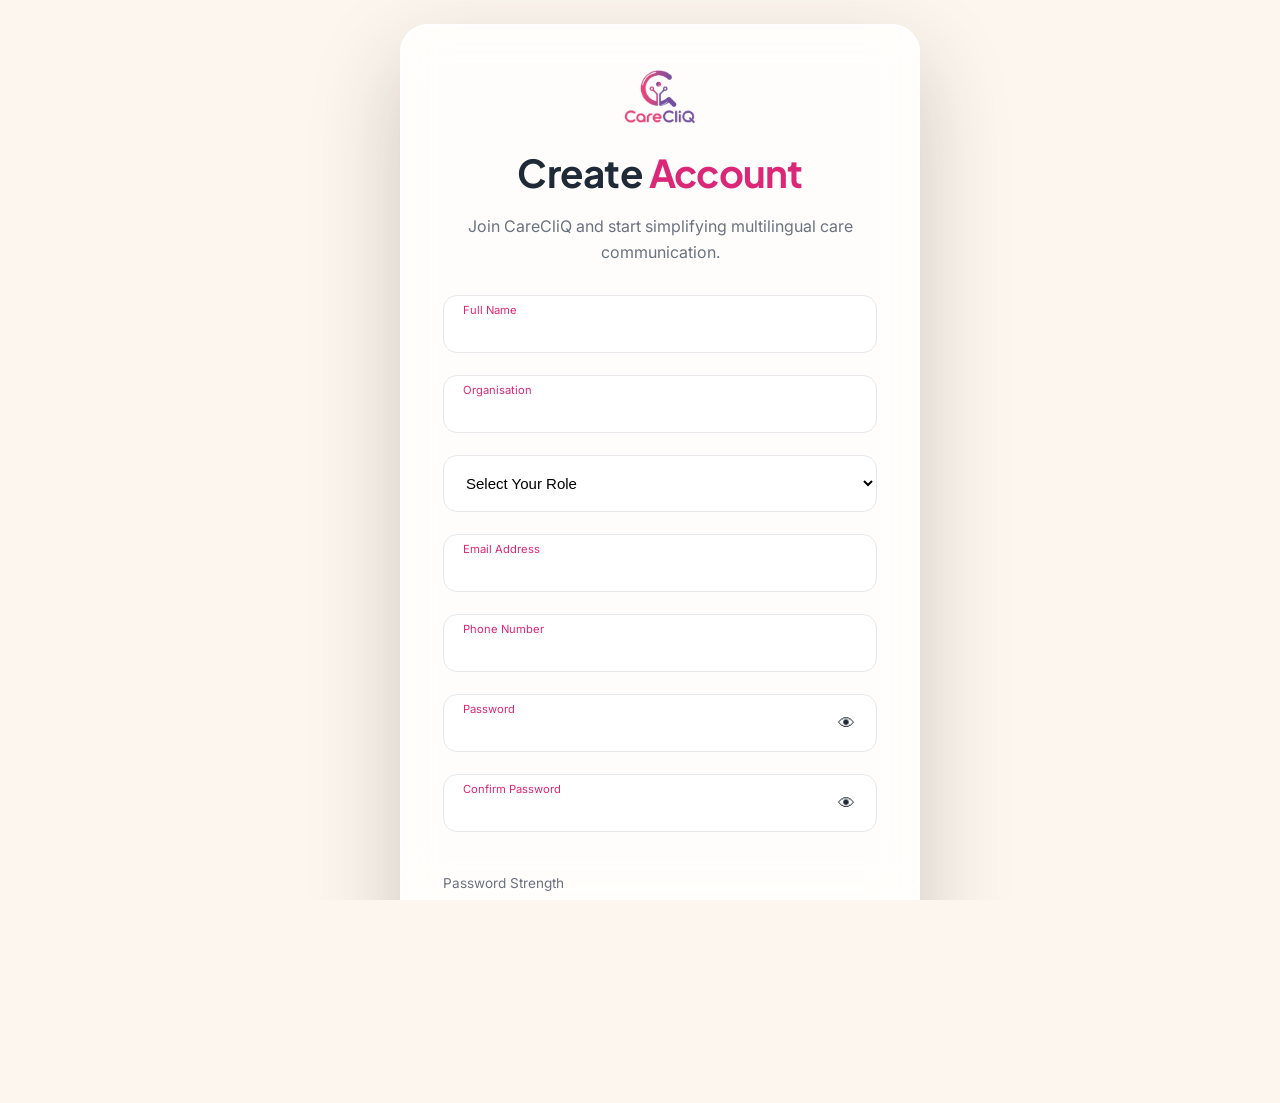
<file: frontend/register.html>
<!DOCTYPE html>
<html lang="en" class="standalone-login-root">

<head>

<meta charset="UTF-8">
<meta name="viewport" content="width=device-width, initial-scale=1.0">

<title>Create Account | CareCliQ</title>

<link rel="preconnect" href="https://fonts.googleapis.com">
<link rel="preconnect" href="https://fonts.gstatic.com" crossorigin>

<link href="https://fonts.googleapis.com/css2?family=Inter:wght@300;400;500;600&family=Plus+Jakarta+Sans:wght@400;500;600;700&display=swap" rel="stylesheet">

<link rel="stylesheet" href="../styles.css">
<link rel="stylesheet" href="./css/login.css">
<link rel="stylesheet" href="./css/auth.css">
</head>

<body class="standalone-login-page">

<div class="carecliq-auth-modal">
<div class="carecliq-auth-modal-content">

<main class="carecliq-login-page">

<section class="carecliq-login-card">

<div class="auth-logo">

<img src="../images/logo2.png" alt="CareCliQ">

</div>


<h1>
Create
<span>Account</span>
</h1>

<p>
Join CareCliQ and start simplifying multilingual care communication.
</p>

<form id="registerForm">

<div class="form-field">
<input
type="text"
id="fullName"
required>

<label>
Full Name
</label>
</div>

<div class="form-field">
<input
type="text"
id="organisation"
required>

<label>
Organisation
</label>
</div>

<div class="form-field">

<select id="role" required>

<option value="" disabled selected>Select Your Role</option>

<option value="Support Coordinator">Support Coordinator</option>

<option value="Support Worker">Support Worker</option>

<option value="Provider">Provider</option>

<option value="Manager">Manager</option>

<option value="Administrator">Administrator</option>

<option value="Interpreter">Interpreter</option>

<option value="Other">Other</option>

</select>

</div>

<div class="form-field">
<input
type="email"
id="email"
required>

<label>
Email Address
</label>
</div>

<div class="form-field">
<input
type="tel"
id="phone"
required>

<label>
Phone Number
</label>
</div>

<div class="form-field">

<input
type="password"
id="password"
required>

<label>
Password
</label>

<span class="password-toggle"
data-target="password">
👁
</span>

</div>

<div class="form-field">

<input
type="password"
id="confirmPassword"
required>

<label>
Confirm Password
</label>

<span class="password-toggle"
data-target="confirmPassword">
👁
</span>

</div>

<div class="password-strength">

<div class="strength-bar"></div>

<p id="strengthText">
Password Strength
</p>

</div>

<button
type="submit"
class="auth-btn">

Create Account

</button>

<div class="auth-links">

<a href="../login.html">

Already have an account?

</a>

<button
  type="button"
  class="auth-panel-link"
  data-show-panel="forgot"
>
  Forgot Password?
</button>

</div>

</form>

</section>

</main>

</div>

</div>

<!-- COPY YOUR EXISTING FOOTER HERE -->
<script src="./js/auth-api.js"></script>
<script src="./js/register.js"></script>

</body>

</html>
</file>
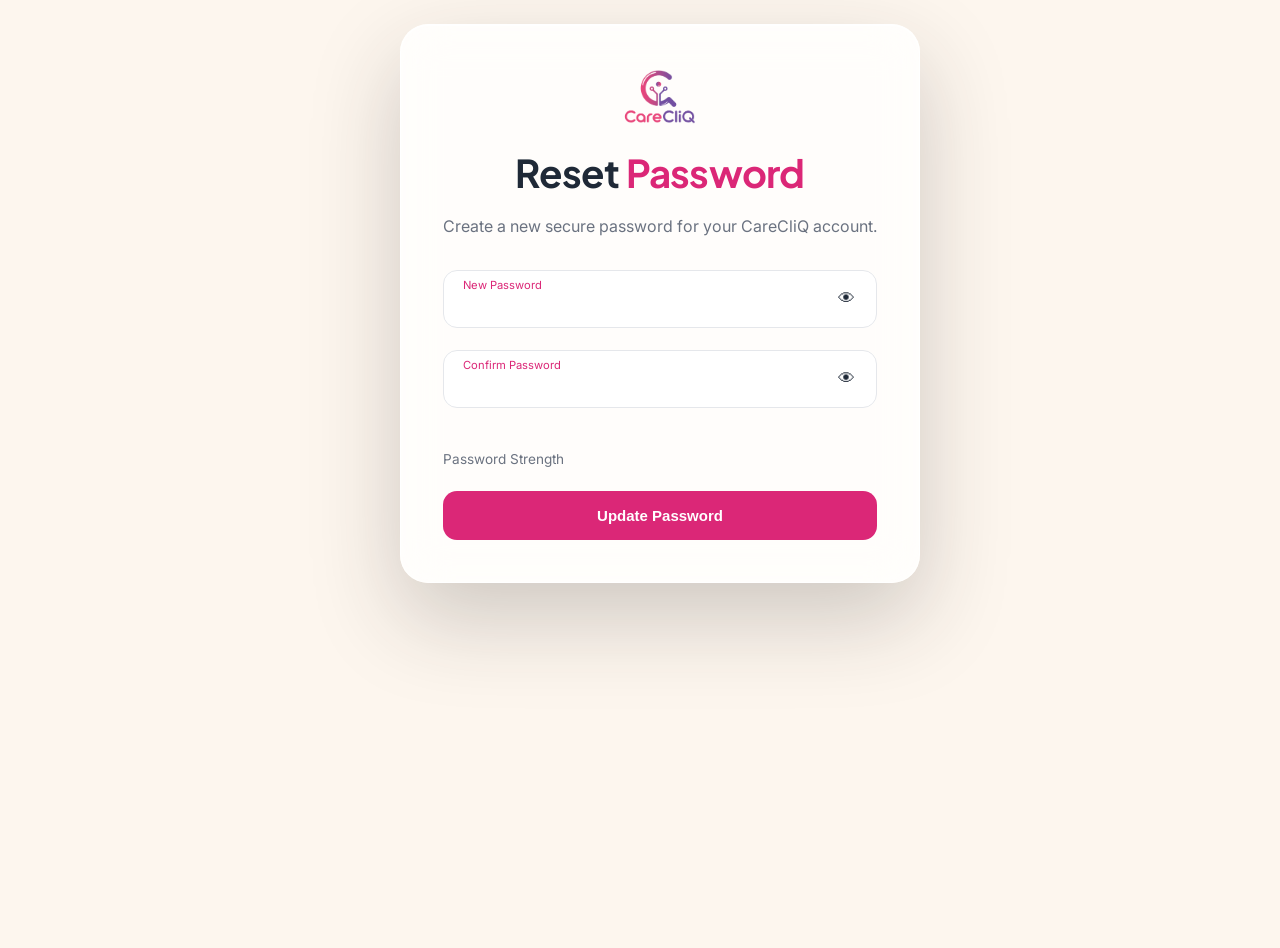
<file: frontend/reset-password.html>
<!DOCTYPE html>
<html lang="en" class="standalone-login-root">

<head>

<meta charset="UTF-8">
<meta name="viewport" content="width=device-width, initial-scale=1.0">

<title>Reset Password | CareCliQ</title>

<link rel="preconnect" href="https://fonts.googleapis.com">
<link rel="preconnect" href="https://fonts.gstatic.com" crossorigin>

<link href="https://fonts.googleapis.com/css2?family=Inter:wght@300;400;500;600&family=Plus+Jakarta+Sans:wght@500;600;700&display=swap" rel="stylesheet">

<link rel="stylesheet" href="../styles.css">
<link rel="stylesheet" href="./css/login.css">
<link rel="stylesheet" href="./css/auth.css">
</head>

<body class="standalone-login-page">

<div class="carecliq-auth-modal">

<div class="carecliq-auth-modal-content">

<main class="carecliq-login-page">

<section class="carecliq-login-card">

<div class="auth-logo">

<img src="../images/logo2.png" alt="CareCliQ">

</div>
<h1>

Reset

<span>Password</span>

</h1>

<p>

Create a new secure password for your CareCliQ account.

</p>

<form id="resetPasswordForm">

<div class="form-field">

<input
type="password"
id="password"
required>

<label>

New Password

</label>

<span
class="password-toggle"
data-target="password">

👁

</span>

</div>

<div class="form-field">

<input
type="password"
id="confirmPassword"
required>

<label>

Confirm Password

</label>

<span
class="password-toggle"
data-target="confirmPassword">

👁

</span>

</div>

<div class="password-strength">

<div class="strength-bar"></div>

<p id="strengthText">

Password Strength

</p>

</div>

<button
type="submit"
class="auth-btn">

Update Password

</button>

</form>

<div
class="auth-success"
id="successBox">

<div class="success-icon">

✓

</div>

<h3>

Password Updated

</h3>

<p>

Your password has been changed successfully.

You can now sign in.

</p>

<a
href="../login.html"
class="back-login">

Go to Login

</a>

</div>

</section>

</main>

</div>

</div>

<script src="./js/auth-api.js"></script>
<script src="./js/reset-password.js"></script>

</body>

</html>
</file>
<file: styles.css>
body {
  scroll-behavior: smooth;
}

html {
  scroll-behavior: smooth;
}
.section {
  opacity: 0;
  transform: translateY(24px);
  transition: all 0.8s ease;
}

.section.show {
  opacity: 1;
  transform: translateY(0);
}

.card-hover {
  transition: all 0.3s ease;
}

.card-hover:hover {
  transform: translateY(-6px);
}

.card-hover {
  transition: all 0.35s ease;
}

.card-hover:hover {
  transform: translateY(-8px);
  box-shadow: 0 20px 40px rgba(0,0,0,0.08);
}

body {
  font-family: Inter, system-ui;
  background: #FDF6EE;
  color: #1F1F1F;
}

section {
  scroll-margin-top: 100px;
}

section {
  padding-top: 7rem;
  padding-bottom: 7rem;
}

h1, h2, h3 {
  letter-spacing: -0.02em;
}

p {
  line-height: 1.7;
}

.card-hover {
  transition: all 0.25s ease;
}

.card-hover:hover {
  transform: translateY(-4px);
}

html {
  scroll-behavior: smooth;
}

body {
  -webkit-font-smoothing: antialiased;
  -moz-osx-font-smoothing: grayscale;
  background: #FDF6EE;
  color: #1F1F1F;
}

.card-hover{
    transition: all .35s ease;
}

.card-hover:hover{
    transform: translateY(-8px);
    box-shadow:0 20px 40px rgba(0,0,0,.08);
}

@keyframes float{

0%{
transform:translateY(0px);
}

50%{
transform:translateY(-8px);
}

100%{
transform:translateY(0px);
}

}

.hero-image{

animation:float 6s ease-in-out infinite;

}

.fade-up{

opacity:0;

transform:translateY(40px);

transition:1s;

}

.fade-up.show{

opacity:1;

transform:translateY(0);

}

button{

transition:.3s;

}

button:hover{

transform:translateY(-2px);

}

/* Hero Container Configuration */
.hero-container {
  position: relative;
  width: 100%;
  min-height: 100vh;
  display: flex;
  align-items: center;
  justify-content: center;
  padding: 2rem;
  box-sizing: border-box;
  overflow: hidden;
  font-family: 'Segoe UI', Tahoma, Geneva, Verdana, sans-serif; /* Fallback font */
}

/* Background Video Sizing */
.bg-video {
  position: absolute;
  top: 0;
  left: 0;
  width: 100%;
  height: 100%;
  object-fit: cover;
  z-index: -2;
}

/* Tinted Mask for Professional Contrast */
.video-overlay {
  position: absolute;
  top: 0;
  left: 0;
  width: 100%;
  height: 100%;
  background: linear-gradient(135deg, rgba(15, 23, 42, 0.9) 30%, rgba(15, 23, 42, 0.6) 100%);
  z-index: -1;
}

/* Content Frame */
.hero-content {
  max-width: 900px;
  width: 100%;
  text-align: center;
  padding: 1rem;
  color: #ffffff;
}

/* Typography Scale */
.brand-tag {
  color: #ec4899; /* Pink Accent color from your palette */
  font-size: 0.875rem;
  text-transform: uppercase;
  letter-spacing: 0.15em;
  font-weight: 700;
  margin-bottom: 1.5rem;
}

.hero-heading {
  font-size: clamp(2.5rem, 5vw, 4.5rem); /* Responsive sizing for desktop & mobile */
  font-weight: 800;
  line-height: 1.15;
  letter-spacing: -0.02em;
  margin-bottom: 1.5rem;
}

/* Color Gradient Accent for Keywords */
.hero-heading span {
  background: linear-gradient(to right, #38bdf8, #ec4899);
  -webkit-background-clip: text;
  -webkit-text-fill-color: transparent;
}

.hero-description {
  font-size: clamp(1.1rem, 2vw, 1.25rem);
  line-height: 1.7;
  color: #cbd5e1; /* Soft gray for comfortable reading over video */
  max-width: 720px;
  margin: 0 auto 2.5rem auto;
}

/* Button UI Components */
.cta-group {
  display: flex;
  gap: 1rem;
  justify-content: center;
  flex-wrap: wrap;
}

.btn {
  display: inline-block;
  padding: 0.875rem 2rem;
  font-size: 1rem;
  font-weight: 600;
  border-radius: 50px;
  text-decoration: none;
  transition: all 0.2s ease-in-out;
}

.btn-primary {
  background-color: #ec4899;
  color: #ffffff;
  box-shadow: 0 4px 14px rgba(236, 72, 153, 0.4);
}

.btn-primary:hover {
  background-color: #db2777;
  transform: translateY(-2px);
}

.btn-secondary {
  background-color: rgba(255, 255, 255, 0.1);
  color: #ffffff;
  backdrop-filter: blur(4px);
  border: 1px solid rgba(255, 255, 255, 0.2);
}

.btn-secondary:hover {
  background-color: rgba(255, 255, 255, 0.2);
  transform: translateY(-2px);
}

/* Base Layout and Typography Wrap */
.features-section {
  max-width: 1140px;
  margin: 0 auto;
  padding: 5rem 2rem;
  font-family: 'Segoe UI', Tahoma, Geneva, Verdana, sans-serif;
}

/* Header Text Styles */
.section-header {
  text-align: center;
  max-width: 720px;
  margin: 0 auto 4rem auto;
}

.section-tag {
  color: #db2777; /* CareCliQ Brand Pink Accent */
  font-size: 0.85rem;
  text-transform: uppercase;
  letter-spacing: 0.12em;
  font-weight: 700;
  margin-bottom: 1rem;
}

.section-title {
  font-size: clamp(2rem, 3.5vw, 2.5rem);
  font-weight: 700;
  color: #0f172a; /* Soft Charcoal */
  line-height: 1.25;
  margin-bottom: 1.25rem;
  letter-spacing: -0.01em;
}

.section-subtitle {
  font-size: 1.1rem;
  color: #475569;
  line-height: 1.6;
}

/* Main Cards Stack Setup */
.cards-grid {
  display: flex;
  flex-direction: column;
  gap: 3.5rem; /* Spacious grid gaps for clean separation */
}

/* Card Wrapper Layout Structure */
.feature-card {
  display: grid;
  grid-template-columns: 1.1fr 0.9fr;
  gap: 4rem;
  background-color: #ffffff; /* Floating White Cards */
  border: 1px solid rgba(219, 39, 119, 0.08); /* Tiny pink border hue */
  border-radius: 20px;
  padding: 3.5rem;
  align-items: center;
  box-shadow: 0 10px 40px -10px rgba(15, 23, 42, 0.04), 0 1px 3px rgba(15, 23, 42, 0.02);
  transition: transform 0.4s cubic-bezier(0.16, 1, 0.3, 1), box-shadow 0.4s ease;
}

/* Professional Card Hover Dynamics */
.feature-card:hover {
  transform: translateY(-5px);
  box-shadow: 0 20px 50px -12px rgba(15, 23, 42, 0.08);
}

/* Alternating Grid Arrangement Rules (Odd / Even flips) */
.feature-card:nth-child(even) {
  grid-template-columns: 0.9fr 1.1fr;
}
.feature-card:nth-child(even) .card-info {
  grid-column: 2;
}
.feature-card:nth-child(even) .card-video-frame {
  grid-column: 1;
  grid-row: 1;
}

/* Card Content Details */
.card-info {
  display: flex;
  flex-direction: column;
  align-items: flex-start;
}

.icon-badge {
  width: 44px;
  height: 44px;
  border-radius: 10px;
  display: flex;
  align-items: center;
  justify-content: center;
  margin-bottom: 1.5rem;
}

.icon-badge svg {
  width: 22px;
  height: 22px;
}

.icon-pink {
  background-color: rgba(219, 39, 119, 0.1);
  color: #db2777;
}

.icon-green {
  background-color: rgba(22, 163, 74, 0.1);
  color: #16a34a;
}

.icon-blue {
  background-color: rgba(37, 99, 235, 0.1);
  color: #2563eb;
}

.card-heading {
  font-size: 1.5rem;
  font-weight: 700;
  color: #0f172a;
  line-height: 1.3;
  margin-bottom: 1rem;
  letter-spacing: -0.01em;
}

.card-description {
  font-size: 1rem;
  color: #475569;
  line-height: 1.65;
  margin-bottom: 2rem;
}

/* Soft Pill Tags */
.badge {
  display: inline-block;
  padding: 0.45rem 1.1rem;
  font-size: 0.75rem;
  font-weight: 700;
  text-transform: uppercase;
  letter-spacing: 0.05em;
  border-radius: 30px;
  background-color: rgba(219, 39, 119, 0.08);
  color: #db2777;
  border: 1px solid rgba(219, 39, 119, 0.2);
}

/* Video Frame Viewports */
.card-video-frame {
  position: relative;
  width: 100%;
  aspect-ratio: 4 / 3;
  background-color: #f8fafc;
  border-radius: 12px;
  overflow: hidden;
  border: 1px solid rgba(15, 23, 42, 0.06);
}

.card-video-frame video {
  width: 100%;
  height: 100%;
  object-fit: cover;
  display: block;
}

/* Mobile Breakpoints */
@media (max-width: 968px) {
  .feature-card, .feature-card:nth-child(even) {
    grid-template-columns: 1fr;
    padding: 2.5rem;
    gap: 2.5rem;
  }
  
  .feature-card:nth-child(even) .card-info {
    grid-column: 1;
  }
  
  .feature-card:nth-child(even) .card-video-frame {
    grid-column: 1;
    grid-row: auto;
  }
}

/* Section Canvas Layout Configuration */
.process-section {
  max-width: 1140px;
  margin: 0 auto;
  padding: 6rem 2rem;
  font-family: 'Segoe UI', Tahoma, Geneva, Verdana, sans-serif;
}

/* Header Typography Arrangement */
.process-header {
  text-align: center;
  margin-bottom: 5rem;
}

.process-tag {
  color: #db2777; /* CareCliQ Brand Pink Accent */
  font-size: 0.85rem;
  text-transform: uppercase;
  letter-spacing: 0.15em;
  font-weight: 700;
  margin-bottom: 0.75rem;
}

.process-title {
  font-size: clamp(2.25rem, 4vw, 3rem);
  font-weight: 700;
  color: #0f172a; /* Clean deep slate text color */
  letter-spacing: -0.01em;
}

/* Vertical Stacking Engine Track */
.steps-stack-track {
  display: flex;
  flex-direction: column;
  /* Adds plenty of scroll runway runway space so cards stay visible as you scroll */
  gap: 12vh; 
  padding-bottom: 10vh;
}

/* Outer Sticky Frame Wrapper */
.step-card-wrapper {
  position: sticky;
  /* Sets the dynamic top padding where cards lock and stack as you scroll down */
  top: 15vh; 
  width: 100%;
}

/* Split-Screen Card Structure Inside the Stacking Stack */
.step-card-inner {
  display: grid;
  grid-template-columns: 1fr 1fr; /* Balanced 50/50 visual distribution */
  gap: 3.5rem;
  background-color: #ffffff; /* Premium white floating card */
  border: 1px solid rgba(219, 39, 119, 0.06);
  border-radius: 24px;
  padding: 3rem;
  align-items: center;
  /* Premium drop shadow system to give depth to stacked frames */
  box-shadow: 0 30px 60px -15px rgba(15, 23, 42, 0.05),
              0 1px 3px rgba(15, 23, 42, 0.01);
}

/* Card Content Details Layout */
.step-card-content {
  display: flex;
  gap: 1.5rem;
  align-items: flex-start;
}

/* Large Sequence Digits */
.step-number {
  font-size: 2.5rem;
  font-weight: 800;
  color: rgba(219, 39, 119, 0.18); /* Elegant, soft dark pink sequence label */
  line-height: 1;
}

.step-heading {
  font-size: 1.4rem;
  font-weight: 700;
  color: #0f172a;
  margin-bottom: 0.75rem;
  letter-spacing: -0.01em;
}

.step-description {
  font-size: 1rem;
  color: #475569;
  line-height: 1.65;
}

/* Individual Video Viewports Built-In per Card */
.step-card-video {
  position: relative;
  width: 100%;
  aspect-ratio: 16 / 10; /* Sleek, wide landscape framing for desktop screenshots */
  background-color: #f8fafc;
  border-radius: 14px;
  overflow: hidden;
  border: 1px solid rgba(15, 23, 42, 0.06);
}

.step-card-video video {
  width: 100%;
  height: 100%;
  object-fit: cover;
  display: block;
}

/* Soft fine premium highlight framing stroke */
.video-accent-glow {
  position: absolute;
  inset: 0;
  border-radius: 14px;
  border: 1px solid rgba(219, 39, 119, 0.06);
  pointer-events: none;
}

/* Responsive Adaptive Fluid Rules for Smartphones */
@media (max-width: 968px) {
  .steps-stack-track {
    gap: 2.5rem;
    padding-bottom: 0;
  }
  
  /* Disable the sticky overlay card stacking logic on mobile screens to safeguard content truncation */
  .step-card-wrapper {
    position: relative;
    top: 0;
  }
  
  .step-card-inner {
    grid-template-columns: 1fr; /* Flips card internal structure to vertical columns */
    padding: 2.25rem;
    gap: 2rem;
  }
  
  .step-card-content {
    gap: 1.25rem;
  }
}

/* Container holding the background video and content */
.story-video-hero {
  position: relative;
  width: 100%;
  min-height: 100vh; /* Takes full window height */
  display: flex;
  align-items: center;
  justify-content: center;
  padding: 4rem 2rem;
  box-sizing: border-box;
  overflow: hidden;
  font-family: 'Segoe UI', Tahoma, Geneva, Verdana, sans-serif;
}

/* Background Video Setup */
.story-bg-video {
  position: absolute;
  top: 0;
  left: 0;
  width: 100%;
  height: 100%;
  object-fit: cover; /* Forces video to crop cleanly without stretching */
  z-index: -2;
}

/* Tinted Contrast Mask */
.story-video-overlay {
  position: absolute;
  top: 0;
  left: 0;
  width: 100%;
  height: 100%;
  /* Deep blend from 92% slate to 70% slate to ensure readability of white text */
  background: linear-gradient(135deg, rgba(15, 23, 42, 0.92) 30%, rgba(15, 23, 42, 0.7) 100%);
  z-index: -1;
}

/* Content Wrapper (Reduced Width for Elegant Vertical Line Breakups) */
.story-content-box {
  max-width: 680px; /* Snug width to make large typography look premium */
  width: 100%;
  text-align: center;
  color: #ffffff; /* Flipped to white for dark video backdrop */
}

/* Typography Scale */
.story-tag {
  color: #ec4899; /* Core CareCliQ pink tint */
  font-size: 0.85rem;
  text-transform: uppercase;
  letter-spacing: 0.15em;
  font-weight: 700;
  margin-bottom: 1.5rem;
}

.story-heading {
  font-size: clamp(2.25rem, 4.5vw, 3.75rem); /* Dynamically shrinks cleanly on mobile screens */
  font-weight: 800;
  line-height: 1.15;
  letter-spacing: -0.02em;
  margin-bottom: 2rem;
}

/* Highlight dynamic splash keyword color accent */
.story-heading span {
  background: linear-gradient(to right, #38bdf8, #ec4899);
  -webkit-background-clip: text;
  -webkit-text-fill-color: transparent;
}

/* Double Copy Block Sizing */
.story-paragraphs {
  display: flex;
  flex-direction: column;
  gap: 1.25rem; /* Separates the two narrative copy paragraphs smoothly */
  max-width: 580px;
  margin: 0 auto;
}

.story-paragraphs p {
  font-size: clamp(1rem, 1.8vw, 1.15rem);
  line-height: 1.7;
  color: #cbd5e1; /* Soft gray for high reading comfort over videos */
}

/* Responsive Adaptive Sizing Overrides */
@media (max-width: 768px) {
  .story-video-hero {
    padding: 3rem 1.5rem;
    min-height: auto; /* Drops full vertical height requirement on small mobile windows */
  }
  
  .story-paragraphs p {
    text-align: left; /* Left aligning long stories makes it much easier to read on mobile screens */
  }
}

/* Base Layout and Workspace Wrapper */
.roles-section {
  max-width: 1140px;
  margin: 0 auto;
  padding: 5rem 2rem;
  font-family: 'Segoe UI', Tahoma, Geneva, Verdana, sans-serif;
}

/* Header Text Styles */
.roles-header {
  text-align: center;
  max-width: 800px;
  margin: 0 auto 4.5rem auto;
}

.roles-tag {
  color: #db2777;
  font-size: 0.85rem;
  text-transform: uppercase;
  letter-spacing: 0.15em;
  font-weight: 700;
  margin-bottom: 1.25rem;
}

.roles-title {
  font-size: clamp(2.25rem, 4.5vw, 3.25rem);
  font-weight: 700;
  color: #0f172a;
  line-height: 1.15;
  letter-spacing: -0.02em;
}

/* Two Column Layout Grid */
.roles-grid {
  display: grid;
  grid-template-columns: 1fr 1fr;
  gap: 2.5rem;
  margin-bottom: 3.5rem;
}

/* Unified Card Configurations */
.role-card {
  background-color: #ffffff;
  border-radius: 28px;
  overflow: hidden;
  box-shadow: 0 10px 30px -10px rgba(15, 23, 42, 0.04);
  transition: transform 0.3s ease, box-shadow 0.3s ease;
}

.role-card:hover {
  transform: translateY(-4px);
  box-shadow: 0 20px 40px -15px rgba(15, 23, 42, 0.08);
}

.card-blue {
  border: 1px solid rgba(37, 99, 235, 0.12);
}

.card-pink {
  border: 1px solid rgba(219, 39, 119, 0.12);
}

/* Image Presentation Area */
.card-image-wrapper {
  width: 100%;
  aspect-ratio: 16 / 9;
  overflow: hidden;
  background-color: #e2e8f0;
}

.card-img {
  width: 100%;
  height: 100%;
  object-fit: cover;
  display: block;
}

/* Content Details Space */
.card-body {
  padding: 3rem 2.5rem;
}

.role-heading {
  font-size: 1.75rem;
  font-weight: 700;
  margin-bottom: 0.5rem;
  letter-spacing: -0.01em;
}

.heading-blue {
  color: #2563eb;
}

.heading-pink {
  color: #db2777;
}

.role-subheading {
  font-size: 1rem;
  color: #64748b;
  margin-bottom: 2.5rem;
}

/* Checklist Styling */
.features-list {
  list-style: none;
  padding: 0;
  margin: 0;
  display: flex;
  flex-direction: column;
  gap: 1.25rem;
}

.list-item {
  display: flex;
  align-items: center; /* Vertically centers the text with the rounded boundary box */
  gap: 1.15rem;
  font-size: 1.05rem;
  color: #334155;
  line-height: 1.4;
}

/* 🎯 The New Bullet Boundary Container */
.icon-boundary {
  width: 28px;
  height: 28px;
  border-radius: 50%;
  display: flex;
  align-items: center;
  justify-content: center;
  flex-shrink: 0; /* Prevents circles from compressing on smaller dimensions */
}

/* Color Backdrops with Soft Opacity */
.boundary-blue {
  background-color: rgba(37, 99, 235, 0.08);
  color: #2563eb;
}

.boundary-pink {
  background-color: rgba(219, 39, 119, 0.08);
  color: #db2777;
}

.check-icon {
  width: 14px;
  height: 14px;
}

/* Bottom Privacy Note Styling */
.roles-disclaimer {
  text-align: center;
  font-size: 0.95rem;
  color: #64748b;
  font-style: italic;
  max-width: 800px;
  margin: 0 auto;
  line-height: 1.6;
}

/* Mobile Breakpoints */
@media (max-width: 968px) {
  .roles-grid {
    grid-template-columns: 1fr;
    gap: 2rem;
    margin-bottom: 2.5rem;
  }

  .card-body {
    padding: 2.25rem 1.75rem;
  }
}

:root {
  --bg-cream: #faf6f0;
  --brand-pink: #db2777;
  --text-dark: #1e1b4b;
  --text-muted: #4b5563;
  --card-shadow: 0 20px 40px -10px rgba(30, 27, 75, 0.05), 0 1px 3px 0 rgba(0, 0, 0, 0.01);
}

.carecliq-scatter-section {
  padding: 100px 24px;
  font-family: system-ui, -apple-system, sans-serif;
  /* CRITICAL FIX: Removed overflow: hidden to stop clipping sticky components */
}

.scatter-container {
  max-width: 1200px;
  margin: 0 auto;
  display: grid;
  grid-template-columns: 320px 1fr;
  gap: 64px;
  align-items: start;
}

/* Left Sidebar Text Header */
.scatter-sticky-sidebar {
  position: sticky;
  top: 120px;
  z-index: 10;
}

.scatter-sticky-sidebar .sub-badge {
  color: var(--brand-pink);
  font-size: 0.85rem;
  font-weight: 700;
  text-transform: uppercase;
  letter-spacing: 0.1em;
  display: inline-block;
  margin-bottom: 12px;
}

.scatter-sticky-sidebar h2 {
  font-size: 2.5rem;
  color: var(--text-dark);
  font-weight: 800;
  margin: 0 0 16px 0;
  line-height: 1.1;
}

.scatter-sticky-sidebar p {
  color: var(--text-muted);
  font-size: 1rem;
  line-height: 1.6;
}

/* Right Column: Natural Flow Container */
.scatter-runway {
  display: flex;
  flex-direction: column;
  gap: 32px; /* Smooth, natural spacing between the cards */
  width: 100%;
}

/* Base Card Styling - Compact Size Lock */
.scatter-card {
  background: #ffffff;
  border-radius: 20px;
  padding: 32px;
  box-shadow: var(--card-shadow);
  border: 1px solid rgba(0, 0, 0, 0.02);
  width: 100%;
  max-width: 620px; /* Locks card size neatly */
  box-sizing: border-box;
  display: grid;
  grid-template-columns: 150px 1fr;
  gap: 24px;
  align-items: center;
  
  /* Smooth scroll transformation properties */
  opacity: 0;
  transform: translateY(40px);
  transition: all 0.6s cubic-bezier(0.215, 0.61, 0.355, 1);
}

/* Scattered alignment rules when cards arrive */
.scatter-card.visible.card-pos-1 {
  opacity: 1;
  transform: translateX(0) translateY(0);
}

.scatter-card.visible.card-pos-2 {
  opacity: 1;
  transform: translateX(40px) translateY(0); /* Shifts second card nicely to the right */
  margin-left: auto;
}

.scatter-card.visible.card-pos-3 {
  opacity: 1;
  transform: translateX(-20px) translateY(0); /* Shifts third card slightly to the left */
}

/* Inner Layout Components */
.card-visual-wrapper { display: flex; flex-direction: column; gap: 12px; }
.avatar-placeholder { width: 100%; aspect-ratio: 1 / 1; border-radius: 12px; background-color: #e5e7eb; }

.play-audio-btn {
  background: var(--bg-cream); border: 1px solid rgba(0, 0, 0, 0.05);
  padding: 8px 12px; border-radius: 30px; display: flex;
  align-items: center; justify-content: space-between; cursor: pointer;
  font-size: 0.75rem; font-weight: 600; color: var(--text-dark);
}

.play-icon-dot {
  background: var(--brand-pink); color: #ffffff; width: 16px; height: 16px;
  border-radius: 50%; display: flex; align-items: center; justify-content: center; font-size: 0.5rem;
}

.story-main-quote { font-size: 1.05rem; line-height: 1.5; color: var(--text-dark); font-weight: 500; margin: 0 0 12px 0; }
.profile-attribution h3 { font-size: 1rem; margin: 0 0 2px 0; color: var(--text-dark); }
.profile-attribution p { font-size: 0.8rem; color: var(--text-muted); margin: 0; }

/* Responsive break for small screens */
@media (max-width: 968px) {
  .scatter-container { grid-template-columns: 1fr; gap: 40px; }
  .scatter-card { grid-template-columns: 1fr; max-width: 100%; transform: none !important; opacity: 1 !important; margin-left: 0 !important; }
}

.carecliq-scatter-section {
  background-color: var(--bg-cream);
  padding: 100px 24px;
  font-family: system-ui, -apple-system, sans-serif;
}

.scatter-container {
  max-width: 1200px;
  margin: 0 auto;
  display: grid;
  grid-template-columns: 320px 1fr;
  gap: 64px;
  align-items: start;
}

/* Sidebar Styling */
.scatter-sticky-sidebar {
  position: sticky;
  top: 120px;
  z-index: 10;
}

.scatter-sticky-sidebar .sub-badge {
  color: var(--brand-pink);
  font-size: 0.85rem;
  font-weight: 700;
  text-transform: uppercase;
  letter-spacing: 0.1em;
  display: inline-block;
  margin-bottom: 12px;
}

.scatter-sticky-sidebar h2 {
  font-size: 2.5rem;
  color: var(--text-dark);
  font-weight: 800;
  margin: 0 0 16px 0;
  line-height: 1.1;
}

.scatter-sticky-sidebar p {
  color: var(--text-muted);
  font-size: 1rem;
  line-height: 1.6;
}

.scatter-runway {
  display: flex;
  flex-direction: column;
  gap: 32px;
  width: 100%;
}

/* Base Card Configuration */
.scatter-card {
  background: #ffffff;
  border-radius: 20px;
  padding: 32px;
  box-shadow: var(--human-shadow);
  border: 1px solid rgba(139, 92, 26, 0.04);
  width: 100%;
  max-width: 620px;
  box-sizing: border-box;
  display: grid;
  grid-template-columns: 150px 1fr;
  gap: 24px;
  align-items: center;
  cursor: pointer;
  
  /* Initial scroll targets before intersection loads */
  opacity: 0;
  transform: translateY(40px);
  
  /* Triple-property transition handles scroll entry + hover/tap balances cleanly */
  transition: opacity 0.6s ease, transform 0.4s var(--transition-human), box-shadow 0.4s ease, border-color 0.4s ease;
}

/* Scroll Visibility Hooks */
.scatter-card.visible.card-pos-1 { opacity: 1; transform: translateX(0) translateY(0); }
.scatter-card.visible.card-pos-2 { opacity: 1; transform: translateX(40px) translateY(0); margin-left: auto; }
.scatter-card.visible.card-pos-3 { opacity: 1; transform: translateX(-20px) translateY(0); }

/* --- 👆 HOVER & TAP ACTIVE ENGINE --- */
/* Combines classic hover states with touch/focus actions safely */
.scatter-card.visible:hover,
.scatter-card.visible:focus-within,
.scatter-card.visible.active-tap {
  box-shadow: var(--human-shadow-active);
  border-color: rgba(219, 39, 119, 0.2);
  outline: none;
}

/* Maintains directional offset parameters while floating upward */
.scatter-card.visible.card-pos-1:hover, .scatter-card.visible.card-pos-1.active-tap { transform: translateX(0) translateY(-8px); }
.scatter-card.visible.card-pos-2:hover, .scatter-card.visible.card-pos-2.active-tap { transform: translateX(40px) translateY(-8px); }
.scatter-card.visible.card-pos-3:hover, .scatter-card.visible.card-pos-3.active-tap { transform: translateX(-20px) translateY(-8px); }

/* Visual Layout Profiles */
.card-visual-wrapper {
  display: flex;
  flex-direction: column;
  gap: 12px;
}

/* Avatar Frame Image Masking */
.avatar-frame {
  width: 100%;
  aspect-ratio: 1 / 1;
  border-radius: 12px;
  overflow: hidden;
  background-color: #f3ede4;
}

.story-avatar {
  width: 100%;
  height: 100%;
  object-fit: cover;
  display: block;
  transition: transform 0.4s var(--transition-human);
}

/* Zooms photo gently when card state activates */
.scatter-card:hover .story-avatar,
.scatter-card:focus-within .story-avatar,
.scatter-card.active-tap .story-avatar {
  transform: scale(1.06);
}

/* Button & Text Component Micro-Styles */
.play-audio-btn {
  background: var(--bg-cream);
  border: 1px solid rgba(139, 92, 26, 0.08);
  padding: 8px 12px;
  border-radius: 30px;
  display: flex;
  align-items: center;
  justify-content: space-between;
  cursor: pointer;
  font-size: 0.75rem;
  font-weight: 600;
  color: var(--text-dark);
  transition: all 0.3s ease;
}

.play-audio-btn:hover {
  background: #ffffff;
  border-color: var(--brand-pink);
}

.play-icon-dot {
  background: var(--brand-pink);
  color: #ffffff;
  width: 16px;
  height: 16px;
  border-radius: 50%;
  display: flex;
  align-items: center;
  justify-content: center;
  font-size: 0.5rem;
}

.story-main-quote { font-size: 1.05rem; line-height: 1.5; color: var(--text-dark); font-weight: 500; margin: 0 0 12px 0; }
.profile-attribution h3 { font-size: 1rem; margin: 0 0 2px 0; color: var(--text-dark); }
.profile-attribution p { font-size: 0.8rem; color: var(--text-muted); margin: 0; }

@media (max-width: 968px) {
  .scatter-container { grid-template-columns: 1fr; gap: 40px; }
  .scatter-card { grid-template-columns: 1fr; max-width: 100%; margin-left: 0 !important; }
  /* Simpler flat hover on mobile screen sizes */
  .scatter-card.visible:hover, .scatter-card.visible.active-tap { transform: translateY(-4px); }
}

.carecliq-translation-section {
  padding: 120px 24px;
  font-family: system-ui, -apple-system, sans-serif;
}

.translation-wrapper {
  max-width: 1200px;
  margin: 0 auto;
}

/* --- Section Header Styling --- */
.translation-header {
  text-align: center;
  max-width: 720px;
  margin: 0 auto 64px auto;
}

.translation-header .badge-accent {
  color: var(--brand-pink);
  font-size: 0.85rem;
  font-weight: 700;
  text-transform: uppercase;
  letter-spacing: 0.1em;
  display: inline-block;
  margin-bottom: 16px;
}

.translation-header h2 {
  font-size: 2.85rem;
  color: var(--text-dark);
  font-weight: 700;
  line-height: 1.15;
  letter-spacing: -0.02em;
  margin: 0 0 20px 0;
}

.translation-header h2 .accent-text {
  color: var(--brand-pink);
}

.translation-header p {
  color: var(--text-muted);
  font-size: 1.125rem;
  line-height: 1.6;
  margin: 0;
}

/* --- Main Translation Display Cards Layout --- */
.translation-display-grid {
  display: grid;
  grid-template-columns: 1fr 140px 1fr;
  align-items: center;
  gap: 24px;
  margin-bottom: 56px;
}

.translation-card {
  background: #ffffff;
  border-radius: 24px;
  padding: 40px;
  box-shadow: var(--human-lift-shadow);
  border: 1px solid var(--warm-border);
  min-height: 280px;
  display: flex;
  flex-direction: column;
  justify-content: space-between;
  transition: transform 0.4s var(--transition-human), box-shadow 0.4s ease;
}

.translation-card:hover {
  transform: translateY(-4px);
}

/* Highlight the final compliant output note subtly */
.output-pane {
  border-color: rgba(219, 39, 119, 0.15);
  background: linear-gradient(#ffffff, #ffffff) padding-box, 
              linear-gradient(135deg, rgba(219,39,119,0.1), rgba(139,92,26,0.05)) border-box;
}

/* Card Header Components */
.card-meta {
  display: flex;
  justify-content: space-between;
  align-items: center;
  margin-bottom: 28px;
}

.panel-tag {
  font-size: 0.75rem;
  font-weight: 700;
  text-transform: uppercase;
  letter-spacing: 0.05em;
}

.tag-input { color: var(--text-muted); }
.tag-output { color: var(--brand-pink); }

.status-pulse-dot {
  width: 8px;
  height: 8px;
  background-color: #10b981;
  border-radius: 50%;
  box-shadow: 0 0 0 0 rgba(16, 185, 129, 0.4);
  animation: pulseTracking 2s infinite;
}

@keyframes pulseTracking {
  0% { transform: scale(0.95); box-shadow: 0 0 0 0 rgba(16, 185, 129, 0.5); }
  70% { transform: scale(1); box-shadow: 0 0 0 8px rgba(16, 185, 129, 0); }
  100% { transform: scale(0.95); box-shadow: 0 0 0 0 rgba(16, 185, 129, 0); }
}

.compliance-badge {
  background-color: rgba(219, 39, 119, 0.06);
  color: var(--brand-pink);
  padding: 4px 12px;
  border-radius: 50px;
  font-size: 0.75rem;
  font-weight: 700;
}

/* Card Content Area styling */
.trans-text {
  font-size: 1.25rem;
  line-height: 1.6;
  color: var(--text-dark);
  font-weight: 500;
  margin: 0;
  transition: opacity 0.3s ease;
}

.card-footer-note {
  margin-top: 32px;
  font-size: 0.8rem;
  color: #9ca3af;
  border-top: 1px solid rgba(0, 0, 0, 0.04);
  padding-top: 16px;
}

.accent-footer {
  color: rgba(219, 39, 119, 0.7);
}

/* --- Center Routing Connector Line --- */
.translation-flow-connector {
  display: flex;
  flex-direction: column;
  align-items: center;
  justify-content: center;
  text-align: center;
  color: var(--text-muted);
}

.arrow-wrapper {
  width: 48px;
  height: 48px;
  background-color: #ffffff;
  border: 1px solid var(--warm-border);
  border-radius: 50%;
  display: flex;
  align-items: center;
  justify-content: center;
  box-shadow: 0 4px 12px rgba(139, 92, 26, 0.03);
  margin-bottom: 12px;
}

.flow-arrow-svg {
  width: 20px;
  height: 20px;
  color: var(--brand-pink);
}

.flow-micro-label {
  font-size: 0.7rem;
  text-transform: uppercase;
  font-weight: 700;
  letter-spacing: 0.05em;
  color: #9ca3af;
}

/* --- Horizontal Interactive Language Pills --- */
.language-pill-row-scroller {
  width: 100%;
  overflow-x: auto;
  padding: 8px 0;
  scrollbar-width: none; /* Hides raw structural scrollbars on Firefox */
}

.language-pill-row-scroller::-webkit-scrollbar {
  display: none; /* Hides raw structural scrollbars on Chrome/Safari */
}

.language-pill-container {
  display: flex;
  justify-content: center;
  gap: 12px;
  width: max-content;
  margin: 0 auto;
}

.lang-pill {
  background: #ffffff;
  border: 1px solid var(--warm-border);
  padding: 10px 24px;
  border-radius: 100px;
  font-size: 0.9rem;
  font-weight: 600;
  color: var(--text-muted);
  cursor: pointer;
  box-shadow: 0 2px 4px rgba(0, 0, 0, 0.01);
  transition: all 0.3s var(--transition-human);
}

.lang-pill:hover {
  border-color: rgba(219, 39, 119, 0.3);
  color: var(--text-dark);
  transform: translateY(-1px);
}

.lang-pill.active {
  background-color: var(--text-dark);
  border-color: var(--text-dark);
  color: #ffffff;
  box-shadow: 0 10px 20px -8px rgba(30, 27, 75, 0.2);
}

/* --- Responsive Adjustments --- */
@media (max-width: 968px) {
  .translation-display-grid {
    grid-template-columns: 1fr;
    gap: 32px;
  }
  .translation-flow-connector {
    transform: rotate(90deg);
    margin: 8px 0;
  }
  .translation-header h2 {
    font-size: 2.25rem;
  }
  .language-pill-container {
    margin: 0;
    padding: 0 16px;
  }
}

.carecliq-cta-section {
  padding: 140px 24px;
  font-family: system-ui, -apple-system, sans-serif;
  position: relative;
  overflow: hidden;
  text-align: center;
}

.cta-container {
  max-width: 900px;
  margin: 0 auto;
  position: relative;
  z-index: 2;
}

/* --- Soft Ambient Human Backdrop Glow --- */
.ambient-glow-circle {
  position: absolute;
  top: 50%;
  left: 50%;
  transform: translate(-50%, -50%);
  width: 600px;
  height: 600px;
  background: radial-gradient(circle, rgba(219, 39, 119, 0.04) 0%, rgba(250, 246, 240, 0) 70%);
  z-index: 1;
  pointer-events: none;
}

/* --- Typography Structure --- */
.cta-content-wrapper h2 {
  font-size: 3.25rem;
  color: var(--text-dark);
  font-weight: 700;
  line-height: 1.15;
  letter-spacing: -0.03em;
  margin: 0 0 16px 0;
}

.cta-content-wrapper h2 .highlight-text {
  color: var(--text-dark);
  position: relative;
  display: inline-block;
}

/* Soft organic hand-drawn underline simulation */
.cta-content-wrapper h2 .highlight-text::after {
  content: '';
  position: absolute;
  bottom: 4px;
  left: 0;
  width: 100%;
  height: 4px;
  background-color: rgba(219, 39, 119, 0.15);
  border-radius: 2px;
}

.cta-subtext {
  color: var(--text-muted);
  font-size: 1.25rem;
  font-weight: 500;
  margin: 0 0 48px 0;
}

/* --- Inline Organic Input Layout --- */
.cta-organic-form {
  display: flex;
  align-items: center;
  justify-content: center;
  gap: 16px;
  max-width: 780px;
  margin: 0 auto 20px auto;
  background: transparent;
}

.input-pill-group {
  flex: 1;
  max-width: 240px;
  position: relative;
}

.human-input {
  width: 100%;
  background-color: var(--input-bg);
  border: 1px solid rgba(139, 92, 26, 0.08);
  padding: 18px 28px;
  border-radius: 100px; /* Tactile capsule layout style */
  font-size: 1rem;
  color: var(--text-dark);
  outline: none;
  box-shadow: 0 4px 12px rgba(139, 92, 26, 0.02);
  transition: all 0.3s ease;
}

.human-input:focus {
  border-color: var(--brand-pink);
  box-shadow: 0 8px 24px var(--brand-pink-glow), 0 1px 2px rgba(0, 0, 0, 0.01);
  transform: translateY(-1px);
}

/* --- The Sunset Rose Interactive Submit Button --- */
.human-submit-btn {
  background: linear-gradient(135deg, #ec4899 0%, var(--brand-pink) 100%);
  color: #ffffff;
  border: none;
  padding: 18px 36px;
  border-radius: 100px;
  font-size: 1rem;
  font-weight: 700;
  cursor: pointer;
  display: inline-flex;
  align-items: center;
  gap: 12px;
  box-shadow: 0 10px 25px -5px rgba(219, 39, 119, 0.3);
  transition: all 0.4s var(--transition-elastic);
}

.human-submit-btn:hover {
  transform: translateY(-3px) scale(1.02);
  box-shadow: 0 15px 30px -5px rgba(219, 39, 119, 0.45);
}

.human-submit-btn:active {
  transform: translateY(-1px) scale(0.99);
}

.btn-arrow {
  font-size: 1.1rem;
  transition: transform 0.3s var(--transition-elastic);
}

.human-submit-btn:hover .btn-arrow {
  transform: translateX(4px);
}

/* --- Micro-Copy Footnote --- */
.form-disclaimer-note {
  font-size: 0.85rem;
  color: #9ca3af;
  margin: 0;
  letter-spacing: 0.02em;
}

/* --- Responsive Layout Breaks --- */
@media (max-width: 768px) {
  .carecliq-cta-section {
    padding: 100px 16px;
  }
  .cta-content-wrapper h2 {
    font-size: 2.25rem;
  }
  .cta-organic-form {
    flex-direction: column;
    width: 100%;
    gap: 12px;
  }
  .input-pill-group {
    max-width: 100%;
    width: 100%;
  }
  .human-submit-btn {
    width: 100%;
    justify-content: center;
    padding: 18px;
  }
}

.carecliq-master-footer {
  background-color: var(--bg-dark-footer);
  padding: 36px 40px;
  font-family: system-ui, -apple-system, sans-serif;
  /* Subtle warm-tinted top border line separating it from the cream canvas */
  border-top: 1px solid rgba(219, 39, 119, 0.08); 
}

.footer-container {
  max-width: 1300px;
  margin: 0 auto;
  display: flex;
  justify-content: space-between;
  align-items: center;
  gap: 24px;
  padding: 18px 0;
}

.footer-logo {
  display: flex;
  align-items: center;
  text-decoration: none;
  flex-shrink: 0;
}

.footer-logo-img {
  height: 62px;
  width: auto;
  display: block;
  object-fit: contain;
}

.footer-divider {
  color: rgba(255, 255, 255, 0.15);
  font-weight: 300;
}

.footer-em-dash {
  color: rgba(255, 255, 255, 0.2);
  font-size: 1rem;
  font-weight: 300;
  line-height: 1;
  transform: translateY(-1px); /* Perfectly centers the dash vertically between the texts */
  display: inline-block;
}

.footer-compliance-text {
  color: #9ca3af;
  font-size: 0.85rem;
  margin: 0;
  font-weight: 400;
  letter-spacing: 0.01em;
}

/* --- Right Navigation Side --- */
.footer-right-links {
  display: flex;
  align-items: center;
  gap: 40px;
}

.footer-nav {
  display: flex;
  align-items: center;
  gap: 24px;
}

.footer-nav a {
  color: var(--text-footer-muted);
  text-decoration: none;
  font-size: 0.85rem;
  font-weight: 500;
  transition: var(--transition-footer);
}

.footer-nav a:hover {
  color: var(--text-footer-light);
  transform: translateY(-1px); /* Tactile hover lift */
}

/* NDIS link subtle brand color glow integration */
.footer-nav a.highlight-link:hover {
  color: var(--brand-pink);
  text-shadow: 0 0 10px rgba(219, 39, 119, 0.3);
}

.footer-copyright {
  color: rgb(20, 22, 22);
  font-size: 0.8rem;
  margin: 0;
  font-weight: 400;
  white-space: nowrap;
}

/* --- Mobile Breakpoints --- */
@media (max-width: 968px) {
  .footer-container {
    flex-direction: column;
    align-items: flex-start;
    gap: 24px;
    padding: 12px 0;
  }
.footer-left-brand {
  display: flex;
  align-items: baseline; /* CRITICAL FIX: Snaps the text to the exact same horizontal baseline */
  gap: 14px;
}
  .footer-divider {
    display: none;
  }
  .footer-right-links {
    flex-direction: column;
    align-items: flex-start;
    gap: 20px;
    width: 100%;
  }
  .footer-nav {
    flex-wrap: wrap;
    gap: 16px 20px;
  }
}

/* ==========================================================================
   💥 CARECLIQ BULLETPROOF RESPONSIVE HEADER ENGINE
   ========================================================================== */

/* Clear default layout interference margins */
.carecliq-master-header * {
  box-sizing: border-box;
  margin: 0;
  padding: 0;
}

.carecliq-master-header {
  position: fixed;
  top: 0;
  left: 0;
  width: 100% !important; /* Force takeover across the viewport width */
  height: var(--header-height) !important;
  background-color: var(--bg-header-warm) !important;
  backdrop-filter: blur(12px) !important;
  -webkit-backdrop-filter: blur(12px) !important;
  border-bottom: 1px solid rgba(139, 92, 26, 0.05) !important;
  z-index: 99999 !important; /* Ensures it sits above any cascading stack section */
}

/* Flex Container handles element positions natively without fixed widths */
.header-container {
  max-width: 1300px;
  height: 100%;
  margin: 0 auto;
  padding: 0 24px;
  display: flex !important;
  justify-content: space-between !important;
  align-items: center !important;
}

.header-logo {
  transform: translateX(-30px);
}

.header-logo {
  display: flex;
  align-items: center;
  flex-shrink: 0;
  text-decoration: none;
}

.header-logo-img {
    height: 85px !important;
    width: 240px !important;
    object-fit: contain;
    display: block;
}
/* Wrapper isolates navigation runway from action buttons */
.header-navigation-wrapper {
  display: flex !important;
  justify-content: space-between !important;
  align-items: center !important;
  flex: 1 !important;
  margin-left: 48px !important;
}

.nav-links-center {
  display: flex !important;
  gap: 32px !important;
  margin: 0 auto !important; /* Centers links perfectly between branding and actions */
}

.nav-links-center a {
  color: var(--text-dark) !important;
  text-decoration: none !important;
  font-size: 0.95rem !important;
  font-weight: 500 !important;
  opacity: 0.85 !important;
  transition: opacity 0.2s ease !important;
}
.nav-links-center a:hover { opacity: 1 !important; }

.nav-actions-right {
  display: flex !important;
  align-items: center !important;
  gap: 24px !important;
  flex-shrink: 0;
}

.btn-login-link {
  color: var(--text-dark) !important;
  text-decoration: none !important;
  font-size: 0.95rem !important;
  font-weight: 600 !important;
  opacity: 0.85 !important;
}
.btn-login-link:hover { opacity: 1 !important; }

/* Capsule Action button scales padding using relative em sizing metrics */
.btn-action-pill {
  background-color: var(--brand-pink) !important;
  color: #ffffff !important;
  text-decoration: none !important;
  font-size: 0.95rem !important;
  font-weight: 700 !important;
  padding: 0.7em 1.4em !important;
  border-radius: 100px !important;
  box-shadow: 0 4px 14px rgba(219, 39, 119, 0.2) !important;
  transition: all 0.2s ease !important;
  white-space: nowrap !important;
}
.btn-action-pill:hover {
  transform: translateY(-1px) !important;
  box-shadow: 0 6px 18px rgba(219, 39, 119, 0.3) !important;
}

/* --- 🍔 MOBILE DRAW PANEL OVERRIDES --- */
.mobile-menu-trigger {
  display: none;
  background: none;
  border: none;
  cursor: pointer;
  flex-direction: column;
  gap: 5px;
  padding: 8px;
  z-index: 100000 !important;
}

.hamburger-bar {
  display: block;
  width: 22px;
  height: 2px;
  background-color: var(--text-dark);
  border-radius: 2px;
  transition: transform 0.3s ease, opacity 0.3s ease;
}

/* Breakpoint clears absolute columns and forms mobile navigation system overlay */
@media (max-width: 1024px) {
  .mobile-menu-trigger {
    display: flex !important;
  }

  .header-navigation-wrapper {
    position: fixed !important;
    top: 0 !important;
    right: 0 !important;
    width: 280px !important;
    height: 100vh !important;
    background-color: #ffffff !important;
    box-shadow: -10px 0 40px rgba(0, 0, 0, 0.08) !important;
    flex-direction: column !important;
    justify-content: flex-start !important;
    align-items: flex-start !important;
    padding: 100px 32px 40px 32px !important;
    margin: 0 !important;
    gap: 40px !important;
    
    transform: translateX(100%) !important;
    transition: transform 0.35s cubic-bezier(0.16, 1, 0.3, 1) !important;
  }

  .header-navigation-wrapper.drawer-open {
    transform: translateX(0) !important;
  }

  .nav-links-center {
    flex-direction: column !important;
    align-items: flex-start !important;
    gap: 24px !important;
    margin: 0 !important;
    width: 100% !important;
  }

  .nav-links-center a {
    font-size: 1.15rem !important;
    width: 100% !important;
    display: block !important;
  }

  .nav-actions-right {
    flex-direction: column !important;
    align-items: flex-start !important;
    gap: 24px !important;
    width: 100% !important;
    margin-top: auto !important; /* Locks button cleanly to the container base */
  }

  .btn-action-pill {
    width: 100% !important;
    text-align: center !important;
  }

  /* Hamburger transformation states when panel active */
  .mobile-menu-trigger.active-state .hamburger-bar:nth-child(1) { transform: translateY(7px) rotate(45deg); }
  .mobile-menu-trigger.active-state .hamburger-bar:nth-child(2) { opacity: 0; }
  .mobile-menu-trigger.active-state .hamburger-bar:nth-child(3) { transform: translateY(-7px) rotate(-45deg); }
}

/* ==========================================
   CARECLIQ BUTTON TAP RESPONSE
   ========================================== */

.btn,
.btn-action-pill,
.btn-primary,
.btn-secondary,
.human-submit-btn {
  -webkit-tap-highlight-color: transparent;
  transform: translateY(0);
  transition:
    transform 0.18s ease,
    box-shadow 0.18s ease,
    background-color 0.18s ease;
}


/* Desktop hover */
.btn:hover,
.btn-action-pill:hover,
.btn-primary:hover,
.btn-secondary:hover,
.human-submit-btn:hover {
  transform: translateY(-2px);
}


/* Mobile / touch press */
.btn:active,
.btn-action-pill:active,
.btn-primary:active,
.btn-secondary:active,
.human-submit-btn:active {
  transform: scale(0.96) translateY(1px);
  box-shadow: none;
}


/* Keyboard accessibility */
.btn:focus-visible,
.btn-action-pill:focus-visible,
.btn-primary:focus-visible,
.btn-secondary:focus-visible,
.human-submit-btn:focus-visible {

  outline:3px solid rgba(219,39,119,.25);
  outline-offset:4px;

}


/* Slightly bigger tap area on mobile */
@media(max-width:768px){

  .btn,
  .btn-action-pill,
  .btn-primary,
  .btn-secondary,
  .human-submit-btn {

    min-height:48px;

    padding-left:24px;
    padding-right:24px;

  }

}

.carecliq-master-footer {
  background-color: #f7ebe4 !important;
}

/* --- 🖐️ EXACT SPLOSE-STYLE CORNER OVERLAY ENGINE --- */

/* --- 🖐️ THE LAYERED BACKGROUND FIX --- */

.carecliq-organic-hand-wrapper {
  position: absolute;
  top: -160px !important;   
  right: -320px !important;  
  width: 560px !important; 
  
  /* 🎯 CHANGE THIS FIELD: Drops the wrapper container behind the video border edge box layer */
  z-index: 1 !important; 
  
  pointer-events: none;
  transform: none !important; 
}

/* --- 📺 THE OVERLAYING VIDEO LAYOUT CONTAINER --- */
/* Find the container holding your video (the one with your shadow-2xl and rounded-3xl classes) 
   and add this to ensure it sits on top of the wrist: */
.relative.overflow-hidden.rounded-3xl.shadow-2xl {
  z-index: 2 !important;
}

/* --- 🎛️ FLOATING CARDS & INTERACTION BUTTONS --- */
/* To make sure your buttons and text blocks stay accessible over the hidden arm, 
   ensure their overlays sit at the highest layer: */
.absolute.inset-0.flex.items-center.justify-center,
.absolute.top-6.left-6,
.absolute.bottom-6.right-6 {
  z-index: 3 !important;
}

/* --- HAND IMAGE COMPONENT CONFIGURATIONS --- */
.carecliq-hero-hand-image {
  width: 100% !important;
  height: auto !important;
  display: block !important;
  transform: rotate(-10deg) !important; 
  transform-origin: right top !important; 
  animation: diagonalSploseBreathing 6s ease-in-out infinite !important;
  
  /* Reduced drop shadow intensity so it doesn't leak out from under the video weirdly */
  filter: drop-shadow(-5px 5px 10px rgba(30, 27, 75, 0.1)) !important;
}

/* --- 🔄 ANIMATION CYCLE --- */
@keyframes diagonalSploseBreathing {
  0%, 100% {
    transform: rotate(-10deg) translateX(0) translateY(0);
  }
  50% {
    transform: rotate(-9.5deg) translateX(-4px) translateY(2px);
  }
}

/* ==============================
   INFORMATION PAGES
============================== */

.info-page {
    padding-top: 140px;
    padding-bottom: 80px;
}


.info-hero {
    max-width:900px;
    margin:auto;
    text-align:center;
    padding:60px 24px;
}


.info-hero h1 {
    font-family:"Plus Jakarta Sans";
    font-size:3rem;
    font-weight:700;
}


.info-hero h1 span {
    color:var(--brand-pink);
}


.info-hero p {
    margin-top:20px;
    color:#6b7280;
}


.info-content {

    max-width:850px;
    margin:auto;
    padding:40px 24px;

    background:white;

    border-radius:24px;

    box-shadow:
    0 20px 50px rgba(0,0,0,.06);

}


.info-content h2 {

    margin-top:35px;

    font-family:"Plus Jakarta Sans";

    font-size:1.4rem;

}


.info-content p {

    color:#6b7280;

    line-height:1.8;

}


.contact-card {

    margin-top:25px;

    padding:24px;

    background:#fdf6ee;

    border-radius:16px;

}


@media(max-width:768px){

.info-hero h1{
    font-size:2.2rem;
}


.info-content{
    border-radius:18px;
}

}

/* ============================
   LOGIN PAGE
============================ */


.auth-page {

min-height:70vh;

display:flex;

align-items:center;

justify-content:center;

padding-top:120px;

padding-bottom:80px;

}



.auth-card {

width:100%;

max-width:430px;

background:white;

padding:45px 35px;

border-radius:28px;

box-shadow:
0 20px 50px rgba(0,0,0,.08);

text-align:center;

}



.auth-logo img {

height:45px;

width:auto;

margin:auto;

}



.auth-card h1 {

font-family:"Plus Jakarta Sans";

font-size:2.4rem;

margin-top:25px;

}



.auth-card h1 span {

color:var(--brand-pink);

}



.auth-card p {

color:#6b7280;

margin:15px 0 35px;

}



.auth-card form {

display:flex;

flex-direction:column;

text-align:left;

gap:12px;

}



.auth-card input {

padding:14px 16px;

border-radius:12px;

border:1px solid #e5e7eb;

font-size:15px;

}



.auth-card button {

margin-top:20px;

border:none;

cursor:pointer;

}



.auth-card a {

text-align:center;

margin-top:15px;

color:#6b7280;

text-decoration:none;

font-size:.9rem;

}

/* ============================
   BOOK DEMO PAGE
============================ */

.demo-page {
    padding-top: 120px;
    padding-bottom: 90px;
}


/* Hero */

.demo-hero {
    max-width: 850px;
    margin: 0 auto;
    text-align: center;
    padding: 50px 24px;
}


.demo-hero h1 {
    font-family: "Plus Jakarta Sans";
    font-size: 3rem;
    font-weight: 700;
    letter-spacing: -0.03em;
}


.demo-hero h1 span {
    color: var(--brand-pink);
}


.demo-hero p {
    margin-top: 20px;
    color: #6b7280;
    font-size: 1.05rem;
    line-height: 1.7;
}


/* Main two-column area */

.demo-container {

    max-width: 1000px;

    margin: 30px auto 0;

    padding: 0 24px;

    display: grid;

    grid-template-columns: 1fr 1fr;

    gap: 40px;

    align-items: start;

}


/* Benefits card */

.demo-benefits {

    background:white;

    padding:40px;

    border-radius:28px;

    box-shadow:
    0 20px 50px rgba(0,0,0,.06);

}


.demo-benefits h2,
.demo-form h2 {

    font-family:"Plus Jakarta Sans";

    font-size:1.5rem;

    margin-bottom:25px;

}


.demo-benefits ul {

    list-style:none;

    padding:0;

    margin:0;

}


.demo-benefits li {

    margin-bottom:18px;

    color:#4b5563;

    font-size:.95rem;

}


/* Form card */

.demo-form {

    background:white;

    padding:40px;

    border-radius:28px;

    box-shadow:
    0 20px 50px rgba(0,0,0,.06);

    display:flex;

    flex-direction:column;

    gap:15px;

}


.demo-form input,
.demo-form textarea {

    width:100%;

    padding:15px 16px;

    border-radius:14px;

    border:1px solid #e5e7eb;

    font-family:Inter, sans-serif;

    font-size:.95rem;

}


.demo-form textarea {

    min-height:120px;

    resize:none;

}


.demo-form button {
    border: none;
    cursor: pointer;
}

#demoRequestForm .btn-action-pill {
    margin-top: 6px;
}

/* Mobile */

@media(max-width:850px){

.demo-container {

    grid-template-columns:1fr;

}


.demo-hero h1 {

    font-size:2.2rem;

}


.demo-benefits,
.demo-form {

    padding:28px;

}

}

.form-field {
    position: relative;
}


.form-field input,
.form-field textarea {

    width:100%;

    padding:18px 16px 10px;

    border-radius:14px;

    border:1px solid #e5e7eb;

    outline:none;

    font-size:.95rem;

    background:white;

    transition:.25s ease;

}


.form-field textarea {
    min-height:120px;
    resize:none;
}


/* label resting position */

.form-field label {

    position:absolute;

    left:16px;

    top:50%;

    transform:translateY(-50%);

    color:#9ca3af;

    pointer-events:none;

    transition:.25s ease;

}


/* textarea label */

.form-field textarea + label {

    top:22px;

}



/* tap/focus effect */

.form-field input:focus,
.form-field textarea:focus {

    border-color:var(--brand-pink);

    box-shadow:
    0 0 0 4px rgba(219,39,119,.12);

}



/* label moves up */

.form-field input,
.form-field textarea {
    color: #1f2937;
}

.form-field input:focus + label,
.form-field input:valid + label,
.form-field textarea:focus + label,
.form-field textarea:valid + label {
    top: 8px;
    transform: none;
    font-size: .75rem;
    color: var(--brand-pink);
}

/* =====================================
   BOOK DEMO LAYOUT FIX
===================================== */

.demo-page {
  padding: 120px 24px 80px;
}

.demo-page .demo-hero {
  padding: 40px 0;
}

.demo-page .demo-benefits,
.demo-page .demo-form {
  width: 100%;
  margin: 0;
  padding: 36px;

  background: #ffffff;
  border: 1px solid rgba(41, 37, 36, 0.08);
  border-radius: 24px;

  box-shadow:
    0 18px 45px rgba(41, 37, 36, 0.08);
}

.demo-page #demoRequestForm {
  display: flex;
  flex-direction: column;
  gap: 20px;
}

.demo-page #demoRequestForm .form-field {
  width: 100%;
  min-height: 56px;
  margin: 0;
}

.demo-page #demoRequestForm .btn-action-pill {
  width: 100%;
  margin-top: 4px;
}

@media (max-width: 850px) {

  .demo-page {
    padding: 100px 16px 60px;
  }

  .demo-page .demo-benefits,
  .demo-page .demo-form {
    padding: 26px 22px;
  }

}

/* DEMO CLIENT TYPE BUTTONS */

.client-type-toggle {
  display: grid;
  grid-template-columns: repeat(3, 1fr);
  gap: 10px;

  padding: 6px;
  margin-bottom: 22px;

  background: #f5f5f4;
  border: 1px solid #e7e5e4;
  border-radius: 16px;
}

.client-type-toggle button {
  min-height: 54px;
  padding: 12px 14px;

  border: 1px solid transparent;
  border-radius: 12px;

  background: transparent;
  color: #57534e;

  font-size: 0.88rem;
  font-weight: 700;

  cursor: pointer;

  box-shadow: none;

  transition:
    background 0.2s ease,
    color 0.2s ease,
    border-color 0.2s ease,
    box-shadow 0.2s ease,
    transform 0.2s ease;
}

.client-type-toggle button:hover {
  background: rgba(255, 255, 255, 0.72);
  border-color: #e7e5e4;
  transform: translateY(-1px);
}

.client-type-toggle button.active {
  background: #ffffff;
  color: var(--brand-pink);

  border-color: rgba(219, 39, 119, 0.18);

  box-shadow:
    0 8px 20px rgba(41, 37, 36, 0.08),
    inset 0 0 0 1px rgba(255, 255, 255, 0.8);
}

@media (max-width: 600px) {
  .client-type-toggle {
    grid-template-columns: 1fr;
  }
}

/* KEEP BENEFITS CARD AT NATURAL HEIGHT */

.demo-page .demo-benefits {
  align-self: start;
  height: auto;
  min-height: 0;
}

.demo-page .demo-container {
  align-items: start;
}

/* =====================================
   BOOK DEMO BENEFITS COLUMN
===================================== */

.demo-benefits-column {
  display: flex;
  flex-direction: column;
  gap: 24px;

  width: 100%;
  min-width: 0;
}


/* =====================================
   BOOK DEMO STATS
===================================== */

.demo-stats-section {
  display: grid;
  grid-template-columns: 1fr;
  gap: 16px;

  width: 100%;
  padding: 0;
}

.demo-stat-card {
  position: relative;
  overflow: hidden;

  width: 100%;
  padding: 26px;

  border-radius: 20px;
  border: 1px solid transparent;

  box-shadow:
    0 12px 30px rgba(41, 37, 36, 0.07);

  transition:
    transform 0.25s ease,
    box-shadow 0.25s ease;
}

.demo-stat-card:hover {
  transform: translateY(-3px);

  box-shadow:
    0 18px 38px rgba(41, 37, 36, 0.11);
}

.demo-stat-card h3 {
  margin: 0 0 12px;

  font-family: "Plus Jakarta Sans", sans-serif;
  font-size: 1.55rem;
  font-weight: 800;
  letter-spacing: -0.03em;
}

.demo-stat-card p {
  margin: 0;

  color: #57534e;
  font-size: 0.92rem;
  line-height: 1.65;
}


/* PINK CARD */

.stat-card-pink {
  background:
    linear-gradient(
      135deg,
      #fff1f7,
      #ffffff
    );

  border-color: #fbcfe8;
}

.stat-card-pink h3 {
  color: #be185d;
}


/* BLUE CARD */

.stat-card-blue {
  background:
    linear-gradient(
      135deg,
      #eff6ff,
      #ffffff
    );

  border-color: #bfdbfe;
}

.stat-card-blue h3 {
  color: #1d4ed8;
}


/* GREEN CARD */

.stat-card-green {
  background:
    linear-gradient(
      135deg,
      #ecfdf5,
      #ffffff
    );

  border-color: #bbf7d0;
}

.stat-card-green h3 {
  color: #15803d;
}


@media (max-width: 850px) {

  .demo-benefits-column {
    gap: 20px;
  }

  .demo-stat-card {
    padding: 22px;
  }

}

/* =====================================
   BOOK DEMO COLUMN OVERFLOW FIX
===================================== */

/* Locate this exact block at the bottom of your stylesheet */
.demo-page .demo-container {
  display: grid;
  grid-template-columns: minmax(0, 0.9fr) minmax(0, 1.1fr);
  gap: 32px;
  align-items: start; /* Add this line to force cards back to their natural heights */
}

.demo-page .demo-benefits-column,
.demo-page .demo-form {
  width: 100%;
  min-width: 0;
  max-width: 100%;
}

.demo-page .demo-benefits,
.demo-page .demo-stats-section,
.demo-page .demo-stat-card {
  width: 100%;
  min-width: 0;
  max-width: 100%;
}

.demo-page .demo-stat-card h3,
.demo-page .demo-stat-card p,
.demo-page .demo-benefits li {
  overflow-wrap: anywhere;
  word-break: normal;
}

.demo-page #demoRequestForm,
.demo-page #demoRequestForm .form-field,
.demo-page #demoRequestForm input,
.demo-page #demoRequestForm textarea {
  width: 100%;
  min-width: 0;
  max-width: 100%;
  box-sizing: border-box;
}

@media (max-width: 850px) {

  .demo-page .demo-container {
    grid-template-columns: 1fr;
  }

}

/* =====================================
   FINAL BOOK DEMO GRID FIX
===================================== */

.demo-page,
.demo-page *,
.demo-page *::before,
.demo-page *::after {
  box-sizing: border-box;
}

.demo-page .demo-container {
  width: min(100%, 1000px);
  max-width: 1000px;

  margin: 30px auto 0;
  padding: 0;

  display: grid;
  grid-template-columns:
    minmax(0, 0.9fr)
    minmax(0, 1.1fr);

  gap: 32px;
  align-items: start;
}

.demo-page .demo-benefits-column,
.demo-page .demo-benefits,
.demo-page .demo-stats-section,
.demo-page .demo-stat-card,
.demo-page .demo-form {
  width: 100%;
  min-width: 0;
  max-width: 100%;
}

.demo-page .demo-benefits-column {
  display: flex;
  flex-direction: column;
  gap: 20px;
}

.demo-page .demo-benefits,
.demo-page .demo-form {
  margin: 0;
  padding: 32px;
  align-self: start;
}

.demo-page .demo-stat-card {
  margin: 0;
  padding: 24px;
}

.demo-page #demoRequestForm,
.demo-page #demoRequestForm .form-field,
.demo-page #demoRequestForm input,
.demo-page #demoRequestForm textarea,
.demo-page #demoRequestForm button {
  width: 100%;
  min-width: 0;
  max-width: 100%;
}

@media (max-width: 850px) {
  .demo-page .demo-container {
    grid-template-columns: minmax(0, 1fr);
    gap: 24px;
  }
}

/* =====================================
   BOOK DEMO HERO
===================================== */

.demo-hero{

    max-width:1200px;

    margin:0 auto 60px;

    display:grid;

    grid-template-columns:320px 1fr;

    gap:70px;

    align-items:center;

}


.demo-hero-logo{

    display:flex;

    justify-content:center;

    align-items:center;

}


.floating-demo-logo{

    width:230px;

    height:auto;

    animation:
    logoFloat 5s ease-in-out infinite;

    filter:
    drop-shadow(
        0 25px 40px rgba(219,39,119,.15)
    );

}


.demo-hero-content h1{

    margin:0;

    font-size:4rem;

    line-height:1.05;

    font-family:"Plus Jakarta Sans",sans-serif;

}


.demo-hero-content h1 span{

    color:#db2777;

}


.demo-hero-content p{

    margin-top:24px;

    max-width:620px;

    font-size:1.1rem;

    line-height:1.8;

    color:#57534e;

}


@keyframes logoFloat{

    0%{

        transform:
        translateY(0px)
        rotate(-2deg);

    }

    50%{

        transform:
        translateY(-16px)
        rotate(2deg);

    }

    100%{

        transform:
        translateY(0px)
        rotate(-2deg);

    }

}


@media(max-width:900px){

.demo-hero{

grid-template-columns:1fr;

text-align:center;

gap:30px;

}


.demo-hero-content p{

margin-left:auto;
margin-right:auto;

}


.floating-demo-logo{

width:180px;

}

}

/* =====================================
   FINAL ROLES BULLET ALIGNMENT FIX
===================================== */

.roles-section .features-list {
  list-style: none !important;

  display: flex;
  flex-direction: column;
  gap: 16px;

  width: 100%;

  margin: 0;
  padding: 0;
}

.roles-section .features-list .list-item {
  display: grid;
  grid-template-columns: 28px minmax(0, 1fr);
  align-items: start;

  width: 100%;

  gap: 14px;
  margin: 0;
  padding: 0;

  color: #334155;
  font-size: 1rem;
  line-height: 1.55;
}

.roles-section .features-list .icon-boundary {
  width: 28px;
  height: 28px;
  min-width: 28px;
  min-height: 28px;

  margin-top: 1px;

  display: flex;
  align-items: center;
  justify-content: center;

  border-radius: 50%;
}

.roles-section .features-list .check-icon {
  display: block;

  width: 14px;
  height: 14px;

  flex-shrink: 0;
}

.roles-section .features-list .list-item span {
  display: block;

  min-width: 0;

  overflow-wrap: break-word;
  word-break: normal;
}

/* =====================================
   PREMIUM STATS SECTION
===================================== */

.stats-section {
    position: relative;
}

.stat-item {
    padding: 12px;
    transition: transform .3s ease;
}

.stat-item:hover {
    transform: translateY(-6px);
}

.stat-item h3 {
    letter-spacing: -0.04em;
}

.stat-item p {
    font-size: 16px;
}

/* PREFILLED DEMO FORM LABELS */

#demoRequestForm .form-field input.has-value + label,
#demoRequestForm .form-field textarea.has-value + label,
#demoRequestForm .form-field input:not(:placeholder-shown) + label,
#demoRequestForm .form-field textarea:not(:placeholder-shown) + label {
  top: 8px;
  transform: none;
  font-size: 0.75rem;
  color: var(--brand-pink);
}

.user-menu{
    position:relative;
}

.logged-in-menu{
    position:relative;
}

.user-menu-button{

    display:flex;
    align-items:center;
    gap:10px;

    padding:12px 18px;

    border:none;

    border-radius:999px;

    cursor:pointer;

    background:#ffffff;

    color:#292524;

    box-shadow:0 8px 24px rgba(0,0,0,.08);

    font-weight:600;

}

.user-dropdown{

    display:none;

    position:absolute;

    right:0;

    top:110%;

    width:220px;

    background:#ffffff;

    border-radius:18px;

    overflow:hidden;

    box-shadow:0 15px 40px rgba(0,0,0,.12);

    z-index:1000;

}

.user-dropdown.show{

    display:block;

}

.user-dropdown a,
.user-dropdown button{

    width:100%;

    display:block;

    padding:15px 18px;

    text-align:left;

    text-decoration:none;

    color:#292524;

    background:none;

    border:none;

    cursor:pointer;

    font-size:15px;

}

.user-dropdown a:hover,
.user-dropdown button:hover{

    background:#fdf2f8;

}

/* =====================================
   UNIVERSAL VIDEO / AUDIO MODAL
===================================== */

body.media-modal-open {
  overflow: hidden;
}

.carecliq-media-modal {
  position: fixed;
  inset: 0;
  z-index: 999999;

  display: flex;
  align-items: center;
  justify-content: center;

  padding: 24px;

  opacity: 0;
  visibility: hidden;
  pointer-events: none;

  transition:
    opacity 0.3s ease,
    visibility 0.3s ease;
}

.carecliq-media-modal.open {
  opacity: 1;
  visibility: visible;
  pointer-events: auto;
}

.carecliq-media-backdrop {
  position: absolute;
  inset: 0;

  background: rgba(15, 23, 42, 0.72);

  backdrop-filter: blur(14px);
  -webkit-backdrop-filter: blur(14px);
}

.carecliq-media-dialog {
  position: relative;
  z-index: 2;

  width: min(900px, 100%);
  max-height: calc(100vh - 40px);

  overflow: hidden;

  background: #ffffff;
  border-radius: 24px;

  box-shadow:
    0 35px 100px rgba(0, 0, 0, 0.35);

  transform:
    translateY(30px)
    scale(0.96);

  transition:
    transform 0.35s cubic-bezier(.22, 1, .36, 1);
}

.carecliq-media-modal.open
.carecliq-media-dialog {
  transform:
    translateY(0)
    scale(1);
}

.carecliq-media-header {
  display: flex;
  align-items: center;
  justify-content: space-between;

  gap: 20px;
  padding: 18px 22px;

  border-bottom: 1px solid #e7e5e4;
}

.carecliq-media-header h2 {
  margin: 0;

  color: #292524;

  font-family: "Plus Jakarta Sans", sans-serif;
  font-size: 1.15rem;
}

.carecliq-media-close {
  width: 40px;
  height: 40px;

  display: flex;
  align-items: center;
  justify-content: center;

  flex-shrink: 0;

  border: none;
  border-radius: 50%;

  background: #f5f5f4;
  color: #292524;

  font-size: 26px;
  line-height: 1;

  cursor: pointer;
}

.carecliq-media-content {
  width: 100%;
  padding: 18px;

  background: #111827;
}

.carecliq-media-content video {
  display: block;

  width: 100%;
  max-height: calc(100vh - 160px);

  border-radius: 16px;

  background: #000000;
}

.carecliq-media-content video[hidden],
.carecliq-media-content audio[hidden] {
  display: none;
}

.carecliq-media-content audio {
  display: block;

  width: 100%;
  margin: 60px auto;

  background: #ffffff;
  border-radius: 999px;
}

@media (max-width: 600px) {

  .carecliq-media-modal {
    padding: 12px;
  }

  .carecliq-media-dialog {
    border-radius: 18px;
  }

  .carecliq-media-header {
    padding: 14px 16px;
  }

  .carecliq-media-content {
    padding: 10px;
  }

  .carecliq-media-content video {
    max-height: 70vh;
    border-radius: 12px;
  }

}

/* =====================================
   CMS MEDIA BUTTONS
===================================== */

.cms-media-trigger,
.feature-media-button,
.process-media-button {
  min-height: 44px;
  padding: 11px 18px;

  display: inline-flex;
  align-items: center;
  justify-content: center;

  border: 1px solid rgba(219, 39, 119, 0.18);
  border-radius: 999px;

  background: #ffffff;
  color: #be185d;

  font: inherit;
  font-size: 0.88rem;
  font-weight: 700;

  cursor: pointer;

  box-shadow:
    0 8px 20px rgba(41, 37, 36, 0.07);

  transition:
    transform 0.2s ease,
    box-shadow 0.2s ease,
    background 0.2s ease;
}

.cms-media-trigger:hover,
.feature-media-button:hover,
.process-media-button:hover {
  background: #fdf2f8;

  transform: translateY(-2px);

  box-shadow:
    0 12px 26px rgba(190, 24, 93, 0.14);
}

.media-library-item {
  display: flex;
  align-items: center;
  justify-content: space-between;

  gap: 20px;
  padding: 18px;

  background: #ffffff;
  border: 1px solid #eee7df;
  border-radius: 16px;
}

.media-library-copy {
  display: flex;
  flex-direction: column;
  gap: 5px;

  min-width: 0;
}

.media-library-copy strong {
  overflow: hidden;
  text-overflow: ellipsis;
  white-space: nowrap;
}

.media-library-copy span {
  color: #78716c;
  font-size: 0.8rem;
  text-transform: capitalize;
}

@media (max-width: 600px) {

  .media-library-item {
    align-items: stretch;
    flex-direction: column;
  }

  .cms-media-trigger,
  .feature-media-button,
  .process-media-button {
    width: 100%;
  }

}

/* =====================================
   FINAL PUBLIC PAGE RESPONSIVE SYSTEM
===================================== */

html,
body {
  max-width: 100%;
  overflow-x: hidden;
}

img,
video,
audio {
  max-width: 100%;
}


/* TABLET */

@media (min-width: 701px) and (max-width: 1024px) {

  .header-container {
    padding-left: 24px;
    padding-right: 24px;
  }

  .demo-page {
    padding: 110px 24px 70px;
  }

  .demo-hero {
    grid-template-columns:
      minmax(180px, 0.65fr)
      minmax(0, 1.35fr);

    gap: 38px;
  }

  .floating-demo-logo {
    width: 180px;
  }

  .demo-hero-content h1 {
    font-size: 3rem;
  }

  .demo-container {
    grid-template-columns:
      minmax(0, 0.9fr)
      minmax(0, 1.1fr);

    gap: 24px;
  }

  .demo-benefits,
  .demo-form {
    padding: 28px;
  }

  .roles-grid {
    gap: 24px;
  }

}


/* MOBILE */

@media (max-width: 700px) {

  .carecliq-master-header {
    padding-left: 14px;
    padding-right: 14px;
  }

  .header-logo-img {
    max-width: 145px;
    height: auto;
  }

  .header-navigation-wrapper {
    max-width: 100%;
  }

  .demo-page {
    padding: 90px 14px 50px;
  }

  .demo-hero {
    display: flex;
    flex-direction: column;

    gap: 22px;
    margin-bottom: 32px;

    text-align: center;
  }

  .floating-demo-logo {
    width: 150px;
  }

  .demo-hero-content h1 {
    font-size: 2.35rem;
  }

  .demo-hero-content p {
    margin-top: 16px;

    font-size: 1rem;
    line-height: 1.65;
  }

  .demo-container {
    display: grid;
    grid-template-columns: minmax(0, 1fr);

    width: 100%;
    gap: 20px;
  }

  .demo-benefits-column,
  .demo-benefits,
  .demo-form,
  .demo-stats-section,
  .demo-stat-card {
    width: 100%;
    min-width: 0;
    max-width: 100%;
  }

  .demo-benefits,
  .demo-form {
    padding: 23px 18px;
    border-radius: 20px;
  }

  .client-type-toggle {
    grid-template-columns: 1fr;
  }

  #demoRequestForm input,
  #demoRequestForm textarea,
  #demoRequestForm button {
    width: 100%;
    min-width: 0;
  }

  .roles-section {
    padding-left: 15px;
    padding-right: 15px;
  }

  .roles-grid {
    grid-template-columns: 1fr;
  }

  .role-card {
    width: 100%;
    min-width: 0;
  }

  .role-card .card-body {
    padding: 22px 18px;
  }

  .carecliq-scatter-section {
    padding-left: 15px;
    padding-right: 15px;
  }

  .scatter-container {
    display: block;
  }

  .scatter-sticky-sidebar {
    position: relative;
    top: auto;

    width: 100%;
    margin-bottom: 28px;
  }

  .scatter-runway {
    width: 100%;
  }

  .scatter-card {
    width: 100%;
    min-width: 0;
    max-width: 100%;

    transform: none !important;
  }

}

/* =====================================
   CARECLIQ INFORMATION PAGES
===================================== */

.information-page {
    margin: 0;
    min-height: 100vh;
    background: #f8f1e8;
    color: #292524;
    overflow-x: hidden;
}

.information-page *,
.information-page *::before,
.information-page *::after {
    box-sizing: border-box;
}

.information-main {
    width: 100%;
    min-height: calc(100vh - 160px);
    padding-top: 96px;
}

.information-container {
    width: min(100% - 48px, 960px);
    margin-inline: auto;
}

.information-hero {
    padding: 72px 0 48px;
}

.information-hero .information-container {
    display: flex;
    flex-direction: column;
    align-items: flex-start;
}

.information-title {
    width: 100%;
    max-width: 720px;
    margin: 0;
    font-family: "Plus Jakarta Sans", sans-serif;
    font-size: clamp(3.4rem, 5.8vw, 5.5rem);
    font-weight: 700;
    line-height: 1.02;
    letter-spacing: -0.045em;
    text-align: left;
}

.information-title span {
    display: inline;
}

.information-title span:last-child {
    margin-left: 0.18em;
    color: #db2777;
}

.information-intro {
    max-width: 620px;
    margin: 24px 0 0;
}
.information-title span:last-child {
    color: #db2777;
}

.information-intro {
    max-width: 680px;
    margin: 28px 0 0;
    font-family: "Inter", sans-serif;
    font-size: 1.1rem;
    line-height: 1.75;
    color: #57534e;
}

.information-body {
    padding: 12px 0 100px;
}

.information-content {
    display: grid;
    gap: 26px;
}

.information-content .info-section {
    width: 100%;
    padding: 32px;
    border: 1px solid rgba(41, 37, 36, 0.08);
    border-radius: 24px;
    background: rgba(255, 255, 255, 0.72);
}

.information-content h2 {
    margin: 0 0 14px;
    font-family: "Plus Jakarta Sans", sans-serif;
    font-size: clamp(1.35rem, 2.4vw, 1.8rem);
    line-height: 1.25;
    color: #292524;
}

.information-content p {
    margin: 0;
    font-family: "Inter", sans-serif;
    font-size: 1rem;
    line-height: 1.8;
    color: #57534e;
    overflow-wrap: anywhere;
}

.information-content .contact-card {
    width: 100%;
    padding: 32px;
    border: 1px solid rgba(41, 37, 36, 0.08);
    border-radius: 24px;
    background: rgba(255, 255, 255, 0.82);
}

.information-content .contact-card a {
    color: #db2777;
    font-weight: 600;
    text-decoration: none;
    overflow-wrap: anywhere;
}


/* =====================================
   TABLET
===================================== */

@media (min-width: 1025px) and (max-width: 1024px) {

    .information-main {
        padding-top: 88px;
    }

    .information-container {
        width: min(100% - 56px, 860px);
    }

    .information-hero {
        padding: 58px 0 40px;
    }

    .information-title {
        max-width: 680px;
        font-size: clamp(3.2rem, 7vw, 4.8rem);
        line-height: 1.04;
    }

    .information-title span {
        display: inline;
    }

    .information-intro {
        max-width: 590px;
        font-size: 1.05rem;
    }

    .information-body {
        padding-bottom: 80px;
    }
}


/* =====================================
   MOBILE
===================================== */

@media (max-width: 768px) {

    .information-main {
        padding-top: 72px;
    }

    .information-container {
        width: calc(100% - 32px);
    }

    .information-hero {
        padding: 44px 0 28px;
    }

    .information-title {
        width: 100%;
        max-width: 100%;
        margin: 0;
        font-size: clamp(2.45rem, 11vw, 3.6rem);
        line-height: 1.05;
        letter-spacing: -0.035em;
        text-align: left;
    }

    .information-title span {
        display: block;
    }

    .information-title span:last-child {
        margin-left: 0;
    }

    .information-intro {
        margin-top: 20px;
        font-size: 1rem;
        line-height: 1.65;
    }

    .information-body {
        padding: 4px 0 64px;
    }

    .information-content {
        gap: 16px;
    }

    .information-content .info-section,
    .information-content .contact-card {
        padding: 22px 20px;
        border-radius: 18px;
    }

    .information-content h2 {
        margin-bottom: 10px;
        font-size: 1.35rem;
    }

    .information-content p {
        font-size: 0.98rem;
        line-height: 1.7;
    }
}

@media (max-width: 420px) {

    .information-container {
        width: calc(100% - 24px);
    }

    .information-title {
        font-size: clamp(2.15rem, 11vw, 3rem);
        line-height: 1.08;
    }

    .information-content .info-section,
    .information-content .contact-card {
        padding: 20px 16px;
    }
}

/* =====================================
   INFORMATION PAGE HEADER FIX
===================================== */

.information-page .header-container {
    position: relative;
}

.information-page .header-navigation-wrapper {
    display: flex;
    align-items: center;
    margin-left: auto;
}

.information-page .mobile-menu-trigger {
    display: none;
}


/* MOBILE + TABLET */

@media (max-width: 1024px) {

    .information-page .carecliq-master-header {
        position: relative;
        z-index: 9999;
    }

    .information-page .header-container {
        display: flex;
        align-items: center;
        justify-content: space-between;
        width: 100%;
    }

    .information-page .mobile-menu-trigger {
        display: flex !important;
        flex-direction: column;
        justify-content: center;
        align-items: center;
        gap: 5px;
        width: 44px;
        height: 44px;
        margin-left: auto;
        padding: 0;
        border: 0;
        background: transparent;
        cursor: pointer;
        position: relative;
        z-index: 10002;
    }

    .information-page .hamburger-bar {
        display: block;
        width: 24px;
        height: 2px;
        background: #292524;
        transition:
            transform 0.25s ease,
            opacity 0.25s ease;
    }

    .information-page .mobile-menu-trigger.active
    .hamburger-bar:nth-child(1) {
        transform: translateY(7px) rotate(45deg);
    }

    .information-page .mobile-menu-trigger.active
    .hamburger-bar:nth-child(2) {
        opacity: 0;
    }

    .information-page .mobile-menu-trigger.active
    .hamburger-bar:nth-child(3) {
        transform: translateY(-7px) rotate(-45deg);
    }

    .information-page .header-navigation-wrapper {
        display: none !important;
        position: absolute;
        top: calc(100% + 10px);
        left: 16px;
        right: 16px;
        width: auto;
        margin: 0;
        padding: 18px;
        border: 1px solid rgba(41, 37, 36, 0.08);
        border-radius: 18px;
        background: #ffffff;
        box-shadow: 0 20px 50px rgba(41, 37, 36, 0.16);
        z-index: 10001;
    }

    .information-page
    .header-navigation-wrapper.mobile-open {
        display: block !important;
    }

    .information-page .nav-actions-right {
        display: flex !important;
        flex-direction: column;
        width: 100%;
        gap: 12px;
    }

    .information-page .nav-actions-right a {
        display: flex;
        align-items: center;
        justify-content: center;
        width: 100%;
        min-height: 46px;
        margin: 0;
        text-align: center;
    }
}

/* HOMEPAGE HEADER OVERLAP FIX ONLY */

body:not(.information-page) #top {
    padding-top: 150px !important;
}

@media (max-width: 1024px) {

    body:not(.information-page) #top {
        padding-top: 125px !important;
    }

}

@media (max-width: 768px) {

    body:not(.information-page) #top {
        padding-top: 105px !important;
    }

}

/* HOMEPAGE HERO HEADING SIZE FIX ONLY */

body:not(.information-page) #top h1 {
    max-width: 680px;
    font-size: clamp(2.8rem, 5.5vw, 5.5rem) !important;
    line-height: 1.02 !important;
    overflow-wrap: normal;
}

body:not(.information-page) #top {
    overflow: hidden;
}

body:not(.information-page) #top video {
    position: relative;
    z-index: 1;
    max-width: 100%;
}

body:not(.information-page) #top > div:first-child {
    position: relative;
    z-index: 2;
}

@media (max-width: 1024px) {

    body:not(.information-page) #top h1 {
        max-width: 620px;
        font-size: clamp(2.7rem, 7vw, 4.6rem) !important;
    }

}

@media (max-width: 768px) {

    body:not(.information-page) #top h1 {
        max-width: 100%;
        font-size: clamp(2.35rem, 11vw, 3.7rem) !important;
        line-height: 1.05 !important;
    }

}

/* KEEP HEADER VISIBLE ON THE FOUR INFORMATION PAGES */

.information-page .carecliq-master-header {
    position: fixed;
    top: 0;
    left: 0;
    right: 0;
    width: 100%;
    z-index: 9999;
    background: rgba(255, 255, 255, 0.96);
    backdrop-filter: blur(14px);
    -webkit-backdrop-filter: blur(14px);
}

.information-page .information-main {
    padding-top: 120px;
}

@media (max-width: 1024px) {

    .information-page .information-main {
        padding-top: 105px;
    }

}

@media (max-width: 768px) {

    .information-page .information-main {
        padding-top: 92px;
    }

}

/* FIX INFORMATION PAGE MENU ON ALL PHONE + TABLET SIZES */

@media (max-width: 1024px) {

    .information-page .carecliq-master-header {
        overflow: visible !important;
    }

    .information-page .header-container {
        position: relative;
        overflow: visible !important;
    }

    .information-page .mobile-menu-trigger {
        display: flex !important;
        visibility: visible !important;
        opacity: 1 !important;
        position: relative;
        z-index: 10002;
    }

    .information-page .header-navigation-wrapper {
        display: none !important;
        position: absolute;
        top: calc(100% + 10px);
        left: 16px;
        right: 16px;
        width: auto;
        max-height: calc(100vh - 100px);
        overflow-y: auto;
        z-index: 10001;
    }

    .information-page
    .header-navigation-wrapper.mobile-open {
        display: flex !important;
        flex-direction: column;
        gap: 18px;
        visibility: visible !important;
        opacity: 1 !important;
    }

    .information-page .nav-links-center,
    .information-page .nav-actions-right {
        display: flex !important;
        flex-direction: column;
        width: 100%;
        gap: 10px;
    }

    .information-page .nav-links-center a,
    .information-page .nav-actions-right a {
        display: flex;
        width: 100%;
        min-height: 44px;
        align-items: center;
        justify-content: center;
    }
}
</file>
<file: frontend/css/login.css>
/* =====================================
   CARECLIQ LOGIN SYSTEM
===================================== */

:root {
  --brand-pink: #db2777;
  --login-text: #1f2937;
  --login-muted: #6b7280;
  --login-border: #e5e7eb;
}


/* =====================================
   LOGIN MODAL — INDEX.HTML
===================================== */
html.login-modal-open,
body.login-modal-open {
  height: 100%;
  overflow: hidden !important;
}

button.btn-login-link {
  border: none;
  background: transparent;
  cursor: pointer;
  font: inherit;
}

.carecliq-auth-modal {
  position: fixed;
  inset: 0;
  z-index: 999999;

  display: flex;
  align-items: flex-start;
  justify-content: center;

  padding: 24px;

  background: rgba(255, 255, 255, 0.12);

  backdrop-filter: blur(12px) saturate(150%);
  -webkit-backdrop-filter: blur(12px) saturate(150%);

  opacity: 0;
  visibility: hidden;
  pointer-events: none;

  overflow-y: auto;
  overflow-x: hidden;

  transition:
    opacity 0.35s ease,
    visibility 0.35s ease;


}

.carecliq-auth-modal.open {
  opacity: 1;
  visibility: visible;
  pointer-events: auto;
}

.carecliq-auth-modal-content {
  position: relative;

  width: min(520px, 100%);
  margin: 0 auto;
  flex-shrink: 0;

  opacity: 0;

  transform:
    perspective(1000px)
    rotateX(-8deg)
    translateY(40px)
    scale(0.94);

  transform-origin: center top;

  transition:
    opacity 0.4s ease,
    transform 0.6s cubic-bezier(.22, 1, .36, 1);
}

.carecliq-auth-modal.open .carecliq-auth-modal-content {
  opacity: 1;

  transform:
    perspective(1000px)
    rotateX(0deg)
    translateY(0)
    scale(1);
}


/* =====================================
   LOGIN PAGE WRAPPER
===================================== */

.carecliq-login-page {
  width: 100%;
  min-height: auto;

  display: flex;
  align-items: center;
  justify-content: center;

  padding: 0;
}


/* =====================================
   LOGIN CARD
===================================== */

.carecliq-login-card {
  position: relative;

  width: 100%;
  max-width: 520px;
  max-height: calc(100vh - 60px);

overflow-y: auto;
overflow-x: hidden;

scrollbar-width: thin;

  padding: 42px;

  background: rgba(255, 255, 255, 0.82);

  border: 1px solid rgba(255, 255, 255, 0.78);
  border-radius: 28px;

  box-shadow:
    0 35px 90px rgba(41, 37, 36, 0.22),
    inset 0 1px 0 rgba(255, 255, 255, 0.9);

  backdrop-filter: blur(24px) saturate(170%);
  -webkit-backdrop-filter: blur(24px) saturate(170%);

  color: var(--login-text);
}

.carecliq-login-card::-webkit-scrollbar{
    width:8px;
}

.carecliq-login-card::-webkit-scrollbar-track{
    background:transparent;
}

.carecliq-login-card::-webkit-scrollbar-thumb{
    background:#d7d7d7;
    border-radius:20px;
}

.carecliq-login-card::-webkit-scrollbar-thumb:hover{
    background:#bdbdbd;
}


/* =====================================
   CLOSE BUTTON
===================================== */

.login-modal-close {
  position: absolute;
  top: 15px;
  right: 15px;
  z-index: 10;

  width: 40px;
  height: 40px;

display: flex;
align-items: center;
justify-content: center;

  border: 1px solid rgba(255, 255, 255, 0.8);
  border-radius: 50%;

  background: rgba(255, 255, 255, 0.72);

  color: #292524;
  font-size: 26px;
  line-height: 1;

  cursor: pointer;

  backdrop-filter: blur(12px);
  -webkit-backdrop-filter: blur(12px);

  transition:
    transform 0.25s ease,
    background 0.25s ease;
}

.login-modal-close:hover {
  transform: rotate(90deg);
  background: #ffffff;
}


/* =====================================
   LOGO
===================================== */

.carecliq-login-card .auth-logo {
  margin: 0;
}

.carecliq-login-card .auth-logo img {
  display: block;

  width: auto;
  height: 60px;

  margin: 0 auto 25px;
}


/* =====================================
   HEADING
===================================== */

.carecliq-login-card h1 {
  margin: 0;

  font-family: "Plus Jakarta Sans", sans-serif;
  font-size: 2.4rem;
  line-height: 1.1;

  text-align: center;
}

.carecliq-login-card h1 span {
  color: var(--brand-pink);
}

.carecliq-login-card > p {
  margin: 20px 0 30px;

  color: var(--login-muted);

  text-align: center;
  line-height: 1.6;
}


/* =====================================
   CLIENT TOGGLE
===================================== */

.carecliq-login-card .auth-toggle {
  display: flex;
  gap: 5px;

  margin-bottom: 30px;
  padding: 5px;

  background: #f3f4f6;
  border-radius: 100px;
}

.carecliq-login-card .auth-toggle button {
  flex: 1;

  min-height: 44px;
  padding: 10px 14px;

  border: none;
  border-radius: 100px;

  background: transparent;

  color: var(--login-muted);
  font-family: inherit;
  font-weight: 600;

  cursor: pointer;

  transition:
    background 0.25s ease,
    color 0.25s ease,
    box-shadow 0.25s ease;
}

.carecliq-login-card .auth-toggle button:hover {
  transform: none;
}

.carecliq-login-card .auth-toggle button.active {
  background: #ffffff;
  color: var(--brand-pink);

  box-shadow: 0 4px 12px rgba(0, 0, 0, 0.08);
}


/* =====================================
   FORM
===================================== */

.carecliq-login-card form {
  width: 100%;
}

.carecliq-login-card .form-field {
  position: relative;

  width: 100%;
  margin-bottom: 22px;
}

.carecliq-login-card input {
  width: 100%;
  height: 58px;

  box-sizing: border-box;

  padding: 22px 50px 8px 16px;

  border: 1px solid var(--login-border);
  border-radius: 14px;

  background: rgba(255, 255, 255, 0.9);

  color: var(--login-text);
  font-family: inherit;
  font-size: 0.95rem;

  outline: none;

  transition:
    border-color 0.25s ease,
    box-shadow 0.25s ease;
}

.carecliq-login-card input:focus {
  border-color: var(--brand-pink);

  box-shadow:
    0 0 0 4px rgba(219, 39, 119, 0.12);
}

.carecliq-login-card label {
  position: absolute;
  top: 50%;
  left: 16px;

  transform: translateY(-50%);

  color: #9ca3af;

  pointer-events: none;

  transition:
    top 0.2s ease,
    transform 0.2s ease,
    font-size 0.2s ease,
    color 0.2s ease;
}

.carecliq-login-card input:focus ~ label,
.carecliq-login-card input:valid ~ label,
.carecliq-login-card input:not(:placeholder-shown) ~ label {
  top: 8px;
  transform: none;
  color: var(--brand-pink);
  font-size: 0.7rem;
}


/* =====================================
   PASSWORD TOGGLE
===================================== */

.carecliq-login-card .password-toggle {
  position: absolute;
  top: 50%;
  right: 16px;
  z-index: 5;

  transform: translateY(-50%);

  border: none;
  background: transparent;

  cursor: pointer;
}

.carecliq-login-card .password-toggle:hover {
  transform: translateY(-50%);
}


/* =====================================
   MAIN BUTTON
===================================== */

.carecliq-login-card .btn-action-pill {
  width: 100%;
  min-height: 56px;

  border: none;

  cursor: pointer;
}


/* =====================================
   LOGIN LINKS
===================================== */

.carecliq-login-links {
  display: flex;
  align-items: center;
  justify-content: space-between;

  width: 100%;

  gap: 15px;
  margin-top: 28px;
}

.carecliq-login-links a {
  flex: 1;

  display: flex;
  align-items: center;
  justify-content: center;

  min-height: 46px;
  padding: 10px 14px;

  border: 1px solid rgba(255, 255, 255, 0.65);
  border-radius: 14px;

  background: rgba(255, 255, 255, 0.45);

  color: var(--brand-pink);
  font-size: 0.9rem;
  font-weight: 600;
  text-align: center;
  text-decoration: none;

  box-shadow: 0 4px 12px rgba(0, 0, 0, 0.06);

  backdrop-filter: blur(14px);
  -webkit-backdrop-filter: blur(14px);

  transition:
    background 0.25s ease,
    transform 0.25s ease,
    box-shadow 0.25s ease;
}

.carecliq-login-links a:hover {
  background: rgba(255, 255, 255, 0.78);

  box-shadow:
    0 12px 24px rgba(236, 72, 153, 0.18);

  transform: translateY(-2px);
}


/* =====================================
   STANDALONE LOGIN.HTML
===================================== */

html.standalone-login-root,
body.standalone-login-page {
  width: 100%;
  height: 100%;
  margin: 0;

  overflow: hidden;
}

body.standalone-login-page .carecliq-auth-modal {
  position: fixed;
  inset: 0;

  display: block;

  padding: 24px 20px;

  opacity: 1;
  visibility: visible;
  pointer-events: auto;

  overflow-y: auto;
  overflow-x: hidden;

  background: #fdf6ee;

  backdrop-filter: none;
  -webkit-backdrop-filter: none;

}

body.standalone-login-page .carecliq-auth-modal-content {
  width: min(520px, 100%);

  margin: 0 auto;

  opacity: 1;
  transform: none;
}

body.standalone-login-page .carecliq-login-page {
  width: 100%;
  min-height: calc(100vh - 48px);

  display: flex;
  align-items: center;
  justify-content: center;

  padding: 0;
}

body.standalone-login-page .carecliq-login-card {

    max-height: calc(100vh - 60px);
    overflow-y: auto;
    overflow-x: hidden;

}
body.standalone-login-page .login-modal-close {
  display: none;
}


/* =====================================
   RESPONSIVE
===================================== */

@media (max-width: 600px) {

  .carecliq-auth-modal {
    align-items: flex-start;

    padding: 14px;
  }

  .carecliq-auth-modal-content {
    margin: 0 auto;
  }

  .carecliq-login-card {
    padding: 34px 22px 26px;
    border-radius: 22px;
  }

  .carecliq-login-card h1 {
    font-size: 2rem;
  }

  .carecliq-login-links {
    flex-direction: column;
  }

  .carecliq-login-links a {
    width: 100%;
  }

  body.standalone-login-page .carecliq-auth-modal {
    padding: 16px;
  }

  body.standalone-login-page .carecliq-login-page {
    min-height: calc(100vh - 32px);
    align-items: flex-start;
  }

}

/* =====================================
   LOGIN.HTML SCROLL FIX ONLY
===================================== */

html.standalone-login-root,
body.standalone-login-page {
    overflow-x: hidden;
    overflow-y: auto;
}


body.standalone-login-page {
  position: static !important;
}

body.standalone-login-page .carecliq-auth-modal {
  position: relative !important;
  inset: auto !important;

  width: 100% !important;
  min-height: 100vh !important;
  height: auto !important;

  display: flex !important;
  align-items: flex-start !important;
  justify-content: center !important;

  padding: 24px 20px !important;

  overflow: visible !important;

  opacity: 1 !important;
  visibility: visible !important;
  pointer-events: auto !important;
}

body.standalone-login-page .carecliq-auth-modal-content {
  width: min(520px, 100%) !important;
  max-height: none !important;

  margin: 0 auto !important;

  opacity: 1 !important;
  transform: none !important;
}

body.standalone-login-page .carecliq-login-page {
  width: 100% !important;
  min-height: auto !important;

  padding: 0 !important;

  overflow: visible !important;
}

body.standalone-login-page .carecliq-login-card {
  max-height: none !important;
  overflow: visible !important;
}

.forgot-password-trigger,
.forgot-password-back {
  border: none;
  background: transparent;
  color: var(--brand-pink);
  font: inherit;
  font-weight: 600;
  cursor: pointer;
}

.forgot-password-back {
  display: block;
  width: 100%;
  margin-top: 24px;
  text-align: center;
}

.auth-panel[hidden] {
  display: none !important;
}

.auth-panel {
  width: 100%;
}

.auth-back-button {
  display: block;

  width: 100%;
  margin-top: 24px;

  color: var(--brand-pink);
  font-size: 0.9rem;
  font-weight: 600;
  text-align: center;
  text-decoration: none;
}

.auth-select-field select {
  width: 100%;
  height: 58px;

  padding: 0 16px;

  border: 1px solid var(--login-border);
  border-radius: 14px;

  background: rgba(255, 255, 255, 0.9);

  color: var(--login-text);
  font: inherit;

  outline: none;
}

.auth-select-field select:focus {
  border-color: var(--brand-pink);

  box-shadow:
    0 0 0 4px rgba(219, 39, 119, 0.12);
}

.auth-panel[hidden] {
  display: none !important;
}

.auth-panel {
  width: 100%;
}

.auth-panel-link,
.auth-back-button {
  border: none;
  background: transparent;

  color: var(--brand-pink);

  font: inherit;
  font-size: 0.9rem;
  font-weight: 600;

  cursor: pointer;
}

.auth-panel-link {
  flex: 1;
  min-height: 46px;

  border: 1px solid rgba(255, 255, 255, 0.65);
  border-radius: 14px;

  background: rgba(255, 255, 255, 0.45);
}

.auth-back-button {
  display: block;

  width: 100%;
  margin-top: 24px;

  text-align: center;
}

.auth-select-field select {
  width: 100%;
  height: 58px;

  padding: 0 16px;

  border: 1px solid var(--login-border);
  border-radius: 14px;

  background: rgba(255, 255, 255, 0.9);

  color: var(--login-text);
  font: inherit;

  outline: none;
}

.carecliq-login-card .form-field {
  position: relative;
}

.carecliq-login-card .password-toggle {
  position: absolute;
  top: 50%;
  right: 12px;
  z-index: 6;

  width: 38px;
  height: 38px;

  display: flex;
  align-items: center;
  justify-content: center;

  transform: translateY(-50%);

  border: none;
  border-radius: 10px;

  background: transparent;

  font-size: 17px;
  line-height: 1;

  cursor: pointer;
}

.carecliq-login-card .password-toggle:hover,
.carecliq-login-card .password-toggle:active {
  transform: translateY(-50%);
}

/* =====================================
   FINAL AUTH MOBILE AND TABLET
===================================== */

@media (min-width: 601px) and (max-width: 1024px) {

  .carecliq-auth-modal-content {
    width: min(560px, calc(100% - 48px));
  }

  .carecliq-login-card {
    padding: 36px;
  }

}

@media (max-width: 600px) {

  html.standalone-login-root,
  body.standalone-login-page {
    height: 100%;
  }

  body.standalone-login-page
  .carecliq-auth-modal {
    padding: 14px;

    overflow-y: auto;
    overflow-x: hidden;
  }

  body.standalone-login-page
  .carecliq-auth-modal-content {
    width: 100%;
    margin: 0 auto;
  }

  body.standalone-login-page
  .carecliq-login-page {
    min-height: calc(100vh - 28px);

    align-items: flex-start;
  }

  .carecliq-login-card {
    width: 100%;
    padding: 27px 18px;

    border-radius: 21px;
  }

  .carecliq-login-card h1 {
    font-size: 1.85rem;
  }

  .carecliq-login-card input,
  .carecliq-login-card select {
    font-size: 16px;
  }

  .carecliq-login-links {
    flex-direction: column;
  }

  .carecliq-login-links > * {
    width: 100%;
  }

}
</file>
<file: frontend/css/auth.css>
/* ===========================================================
   CARECLIQ AUTH SYSTEM
=========================================================== */

:root{

--primary:#DB2777;
--primary-dark:#BE185D;

--bg:#FDF6EE;

--card:#ffffff;

--text:#1F2937;

--muted:#6B7280;

--border:#E5E7EB;

--radius:22px;

--shadow:0 20px 60px rgba(0,0,0,.08);

}

body{

background:var(--bg);

font-family:Inter,sans-serif;

color:var(--text);

}

.auth-page{

padding:130px 24px 80px;

display:flex;

justify-content:center;

align-items:center;

min-height:100vh;

}

.auth-card{

width:100%;

max-width:480px;

background:var(--card);

border-radius:var(--radius);

padding:45px;

box-shadow:var(--shadow);

}

.auth-logo{

display:flex;

justify-content:center;

margin-bottom:25px;

}

.auth-logo img{

height:50px;

width:auto;

}

.auth-card h1{

font-family:"Plus Jakarta Sans";

font-size:2.3rem;

font-weight:700;

text-align:center;

margin-bottom:10px;

}

.auth-card h1 span{

color:var(--primary);

}

.auth-card p{

text-align:center;

color:var(--muted);

margin-bottom:35px;

line-height:1.7;

}

.form-field{

position:relative;

margin-bottom:22px;

}

.form-field input{

width:100%;

padding:18px 16px 12px;

border:1px solid var(--border);

border-radius:14px;

outline:none;

transition:.25s;

font-size:15px;

}

.form-field input:focus{

border-color:var(--primary);

box-shadow:0 0 0 4px rgba(219,39,119,.12);

}

.form-field label{

position:absolute;

left:16px;

top:50%;

transform:translateY(-50%);

pointer-events:none;

transition:.25s;

color:#9CA3AF;

background:white;

padding:0 4px;

}

.form-field input:focus+label,
.form-field input:valid+label{

top:0;

font-size:12px;

color:var(--primary);

}

.auth-btn{

width:100%;

padding:16px;

border:none;

border-radius:14px;

background:var(--primary);

color:white;

font-size:15px;

font-weight:700;

cursor:pointer;

transition:.25s;

}

.auth-btn:hover{

background:var(--primary-dark);

}

.auth-links{

margin-top:25px;

display:flex;

justify-content:space-between;

font-size:.9rem;

}

.auth-links a{

text-decoration:none;

color:var(--primary);

font-weight:600;

}

.auth-toggle{

display:flex;

background:#F8F8F8;

padding:5px;

border-radius:14px;

margin-bottom:30px;

}

.auth-toggle button{

flex:1;

padding:12px;

border:none;

background:none;

border-radius:10px;

cursor:pointer;

font-weight:600;

transition:.25s;

}

.auth-toggle .active{

background:white;

color:var(--primary);

box-shadow:0 5px 12px rgba(0,0,0,.08);

}

@media(max-width:600px){

.auth-card{

padding:30px;

}

}

/* ===========================
REGISTER PAGE
=========================== */

.form-field select{

width:100%;

padding:18px;

border-radius:14px;

border:1px solid var(--border);

font-size:15px;

background:white;

outline:none;

cursor:pointer;

}

.password-toggle{

position:absolute;

right:18px;

top:50%;

transform:translateY(-50%);

cursor:pointer;

font-size:18px;

user-select:none;

}

.password-strength{

margin:20px 0;

}

.strength-bar{

height:8px;

width:0;

border-radius:20px;

background:#DB2777;

transition:.3s;

margin-bottom:10px;

}

#strengthText{

font-size:.85rem;

color:#6B7280;

text-align:left;

margin:0;

}

/* ===================================
FORGOT PASSWORD
=================================== */

.auth-success{

display:none;

margin-top:35px;

padding:30px;

border-radius:18px;

background:#ECFDF5;

border:1px solid #BBF7D0;

text-align:center;

animation:fadeUp .4s ease;

}

.auth-success.show{

display:block;

}

.success-icon{

width:65px;

height:65px;

margin:auto;

border-radius:50%;

background:#22C55E;

display:flex;

justify-content:center;

align-items:center;

font-size:30px;

font-weight:bold;

color:white;

margin-bottom:18px;

}

.back-login{

display:inline-block;

margin-top:20px;

text-decoration:none;

font-weight:600;

color:var(--primary);

}

@keyframes fadeUp{

from{

opacity:0;

transform:translateY(20px);

}

to{

opacity:1;

transform:translateY(0);

}

}
</file>
<file: admin/admin.css>
/* =====================================
   CARECLIQ CMS ADMIN
===================================== */

:root {
  --admin-bg: #f7f3ee;
  --admin-surface: #ffffff;
  --admin-surface-soft: #fcfaf8;
  --admin-border: #e9e2dc;
  --admin-text: #292524;
  --admin-muted: #78716c;
  --admin-pink: #be185d;
  --admin-pink-dark: #9d174d;
  --admin-pink-soft: #fce7f3;
  --admin-danger: #dc2626;
  --admin-radius: 18px;
  --admin-shadow: 0 14px 40px rgba(41, 37, 36, 0.07);
}

* {
  box-sizing: border-box;
}

html,
body {
  width: 100%;
  min-height: 100%;
  margin: 0;
}

body {
  font-family: Inter, Arial, sans-serif;
  background: var(--admin-bg);
  color: var(--admin-text);
}

button,
input,
textarea,
select {
  font: inherit;
}


/* =====================================
   MAIN LAYOUT
===================================== */

.cms-layout {
  display: flex;
  width: 100%;
  min-height: 100vh;
}


/* =====================================
   SIDEBAR
===================================== */

.sidebar {
  position: sticky;
  top: 0;

  width: 270px;
  height: 100vh;
  flex-shrink: 0;

  padding: 28px 18px;

  background: rgba(255, 255, 255, 0.96);
  border-right: 1px solid var(--admin-border);

  overflow-y: auto;

  box-shadow: 8px 0 30px rgba(41, 37, 36, 0.03);
}

.logo {
  display: flex;
  align-items: center;

  min-height: 54px;
  margin-bottom: 26px;
  padding: 0 14px;

  color: var(--admin-text);
  font-size: 21px;
  font-weight: 800;
  letter-spacing: -0.03em;
}

.logo::before {
  content: "";
  width: 11px;
  height: 32px;
  margin-right: 12px;

  background: linear-gradient(
    180deg,
    #ec4899,
    var(--admin-pink)
  );

  border-radius: 999px;
}

.sidebar nav {
  display: flex;
  flex-direction: column;
  gap: 5px;
}

.sidebar button {
  position: relative;

  width: 100%;
  min-height: 46px;

  padding: 12px 15px;

  border: 1px solid transparent;
  border-radius: 12px;

  background: transparent;
  color: #57534e;

  text-align: left;
  font-size: 14px;
  font-weight: 600;

  cursor: pointer;

  transition:
    background 0.2s ease,
    border-color 0.2s ease,
    color 0.2s ease,
    transform 0.2s ease;
}

.sidebar button:hover {
  background: #faf7f5;
  color: var(--admin-text);
  transform: translateX(2px);
}

.sidebar button.active {
  background: var(--admin-pink-soft);
  border-color: rgba(190, 24, 93, 0.1);
  color: var(--admin-pink);
}

.sidebar button.active::before {
  content: "";

  position: absolute;
  top: 50%;
  left: 6px;

  width: 4px;
  height: 22px;

  background: var(--admin-pink);
  border-radius: 999px;

  transform: translateY(-50%);
}


/* =====================================
   CONTENT AREA
===================================== */

.content {
  flex: 1;
  min-width: 0;
  min-height: 100vh;

  padding: 0 38px 60px;
}


/* =====================================
   STICKY TOPBAR
===================================== */

.topbar {
  position: sticky;
  top: 0;
  z-index: 1000;

  display: flex;
  align-items: center;
  justify-content: space-between;

  min-height: 92px;
  margin: 0 -38px 30px;
  padding: 18px 38px;

  background: rgba(247, 243, 238, 0.9);

  backdrop-filter: blur(18px) saturate(150%);
  -webkit-backdrop-filter: blur(18px) saturate(150%);

  border-bottom: 1px solid rgba(120, 113, 108, 0.12);

  box-shadow:
    0 12px 30px rgba(41, 37, 36, 0.04);
}

.topbar h1 {
  margin: 0;

  font-size: clamp(1.5rem, 3vw, 2rem);
  font-weight: 800;
  letter-spacing: -0.035em;
}

#saveBtn {
  min-height: 48px;
  padding: 0 24px;

  border: none;
  border-radius: 14px;

  background: linear-gradient(
    135deg,
    #db2777,
    var(--admin-pink)
  );

  color: #ffffff;
  font-size: 14px;
  font-weight: 700;

  cursor: pointer;

  box-shadow:
    0 10px 24px rgba(190, 24, 93, 0.24);

  transition:
    transform 0.2s ease,
    box-shadow 0.2s ease,
    opacity 0.2s ease;
}

#saveBtn:hover {
  transform: translateY(-2px);

  box-shadow:
    0 15px 30px rgba(190, 24, 93, 0.32);
}

#saveBtn:active {
  transform: translateY(0);
}

#saveBtn:disabled {
  opacity: 0.6;
  cursor: not-allowed;
}


/* =====================================
   EDITOR AREA
===================================== */

#editorArea {
  width: 100%;
  max-width: 1180px;
  margin: 0 auto;
}

.editor-section {
  display: none;
  width: 100%;
}

.editor-section.active {
  display: block;
}

.editor-card,
.dashboard-card {
  width: 100%;
  margin: 0;

  padding: clamp(24px, 4vw, 42px);

  background: var(--admin-surface);
  border: 1px solid var(--admin-border);
  border-radius: 24px;

  box-shadow: var(--admin-shadow);
}

.editor-card h2,
.dashboard-card h2 {
  margin: 0 0 8px;

  font-size: 1.45rem;
  font-weight: 800;
  letter-spacing: -0.025em;
}

.editor-card > p,
.dashboard-card > p {
  margin: 0 0 28px;

  color: var(--admin-muted);
  line-height: 1.7;
}

.editor-card h3 {
  margin: 34px 0 8px;
  padding-top: 26px;

  border-top: 1px solid var(--admin-border);

  font-size: 1.05rem;
}


/* =====================================
   FORM CONTROLS
===================================== */

label {
  display: block;

  margin: 22px 0 8px;

  color: #44403c;
  font-size: 13px;
  font-weight: 700;
}

input,
textarea,
select {
  width: 100%;

  padding: 14px 16px;

  border: 1px solid #ddd6d0;
  border-radius: 12px;

  background: #ffffff;
  color: var(--admin-text);

  font-size: 14px;

  outline: none;

  transition:
    border-color 0.2s ease,
    box-shadow 0.2s ease,
    background 0.2s ease;
}

input:hover,
textarea:hover,
select:hover {
  border-color: #cfc6bf;
}

input:focus,
textarea:focus,
select:focus {
  border-color: var(--admin-pink);

  box-shadow:
    0 0 0 4px rgba(190, 24, 93, 0.09);
}

textarea {
  min-height: 130px;
  resize: vertical;
}


/* =====================================
   GENERIC EDITOR BUTTONS
===================================== */

.editor-card > button,
.cms-btn,
#addFeature,
#saveFeatures,
#addProcess,
#saveProcess,
#addRole,
#addTestimonial,
#saveTestimonials,
#addLanguage {
  min-height: 44px;
  margin-top: 22px;
  padding: 0 18px;

  border: none;
  border-radius: 12px;

  background: var(--admin-pink);
  color: #ffffff;

  font-size: 13px;
  font-weight: 700;

  cursor: pointer;

  box-shadow:
    0 8px 18px rgba(190, 24, 93, 0.16);

  transition:
    transform 0.2s ease,
    background 0.2s ease,
    box-shadow 0.2s ease;
}

.editor-card > button:hover,
.cms-btn:hover,
#addFeature:hover,
#saveFeatures:hover,
#addProcess:hover,
#saveProcess:hover,
#addRole:hover,
#addTestimonial:hover,
#saveTestimonials:hover,
#addLanguage:hover {
  background: var(--admin-pink-dark);
  transform: translateY(-1px);

  box-shadow:
    0 12px 22px rgba(190, 24, 93, 0.22);
}


/* =====================================
   REPEATABLE CONTENT ITEMS
===================================== */

.feature-item,
.content-item {
  margin-top: 20px;
  padding: 24px;

  background: var(--admin-surface-soft);
  border: 1px solid var(--admin-border);
  border-radius: 18px;
}

.feature-item input,
.feature-item textarea,
.content-item input,
.content-item textarea {
  margin-bottom: 12px;
}

.feature-actions {
  display: flex;
  flex-wrap: wrap;
  gap: 10px;
}

.feature-item button,
.content-item button {
  min-height: 40px;
  padding: 0 15px;

  border: none;
  border-radius: 10px;

  font-size: 13px;
  font-weight: 700;

  cursor: pointer;
}

.delete-feature {
  background: #fee2e2;
  color: var(--admin-danger);
}

.delete-feature:hover {
  background: #fecaca;
}


/* =====================================
   DEMO REQUESTS
===================================== */

#demoRequestsList {
  display: grid;
  gap: 18px;
  margin-top: 28px;
}

.demo-request-card {
  margin: 0;
  padding: 24px;

  background: var(--admin-surface-soft);
  border: 1px solid var(--admin-border);
  border-radius: 18px;

  box-shadow:
    0 8px 24px rgba(41, 37, 36, 0.04);
}

.demo-request-heading {
  display: flex;
  align-items: flex-start;
  justify-content: space-between;

  gap: 20px;
  margin-bottom: 18px;
}

.demo-request-heading h3 {
  margin: 0 0 7px;
  padding: 0;

  border: none;
}

.demo-request-status {
  display: inline-flex;
  align-items: center;

  padding: 6px 11px;

  border-radius: 999px;

  background: var(--admin-pink-soft);
  color: var(--admin-pink);

  font-size: 11px;
  font-weight: 800;
  text-transform: uppercase;
  letter-spacing: 0.05em;
}

.demo-request-details p {
  margin: 9px 0;

  color: #57534e;
  line-height: 1.65;
}

.demo-request-actions {
  display: flex;
  flex-wrap: wrap;

  gap: 10px;
  margin-top: 18px;
}

.demo-request-actions a,
.demo-request-actions button,
.open-demo-reply-btn,
.send-demo-reply-btn {
  min-height: 42px;
  padding: 0 16px;

  border: none;
  border-radius: 11px;

  background: var(--admin-pink);
  color: #ffffff;

  font-size: 13px;
  font-weight: 700;
  text-decoration: none;

  cursor: pointer;

  transition:
    background 0.2s ease,
    transform 0.2s ease;
}

.demo-request-actions a:hover,
.demo-request-actions button:hover,
.open-demo-reply-btn:hover,
.send-demo-reply-btn:hover {
  background: var(--admin-pink-dark);
  transform: translateY(-1px);
}

.demo-reply-panel {
  display: none;

  margin-top: 20px;
  padding: 22px;

  background: #fff7fb;
  border: 1px solid #fbcfe8;
  border-radius: 15px;
}

.demo-reply-panel.active {
  display: flex;
  flex-direction: column;
  gap: 11px;
}

.demo-reply-panel label {
  margin: 5px 0 0;
}

.demo-reply-panel textarea {
  min-height: 150px;
}

.demo-reply-status {
  margin: 6px 0 0;

  color: var(--admin-pink);
  font-size: 13px;
  font-weight: 700;
}

.send-demo-reply-btn:disabled {
  opacity: 0.6;
  cursor: not-allowed;
}

.demo-reply-history {
  margin-top: 22px;
  padding-top: 20px;

  border-top: 1px solid var(--admin-border);
}

.demo-reply-history h4 {
  margin: 0 0 12px;
}

.demo-reply-history-item {
  margin-top: 10px;
  padding: 15px;

  background: #ffffff;
  border: 1px solid var(--admin-border);
  border-radius: 12px;
}

.demo-reply-history-item p {
  margin: 8px 0;
  white-space: pre-wrap;
}


/* =====================================
   MEDIA
===================================== */

#mediaGrid {
  display: grid;
  grid-template-columns:
    repeat(auto-fill, minmax(180px, 1fr));

  gap: 16px;
  margin-top: 24px;
}

.media-preview {
  width: 100%;
  aspect-ratio: 4 / 3;

  overflow: hidden;

  background: #eee;
  border-radius: 14px;
}

.media-preview img,
.media-preview video {
  width: 100%;
  height: 100%;
  object-fit: cover;
}


/* =====================================
   RESPONSIVE
===================================== */

@media (max-width: 900px) {

  .cms-layout {
    display: block;
  }

  .sidebar {
    position: relative;

    width: 100%;
    height: auto;

    padding: 20px;

    border-right: none;
    border-bottom: 1px solid var(--admin-border);
  }

  .logo {
    margin-bottom: 18px;
  }

  .sidebar nav {
    display: grid;
    grid-template-columns:
      repeat(2, minmax(0, 1fr));

    gap: 8px;
  }

  .sidebar button {
    margin: 0;
  }

  .content {
    padding: 0 20px 40px;
  }

  .topbar {
    margin: 0 -20px 24px;
    padding: 16px 20px;
  }

}

@media (max-width: 600px) {

  .sidebar nav {
    grid-template-columns: 1fr 1fr;
  }

  .topbar {
    gap: 14px;
  }

  .topbar h1 {
    font-size: 1.25rem;
  }

  #saveBtn {
    min-height: 44px;
    padding: 0 16px;
  }

  .editor-card,
  .dashboard-card {
    padding: 22px 18px;
    border-radius: 18px;
  }

  .demo-request-heading {
    flex-direction: column;
  }

}

/* SPACE ALL REPEATABLE CMS CARDS */

#featuresContainer,
#processList,
#rolesList,
#testimonialsList,
#translationLanguages,
#mediaGrid,
#demoRequestsList {
  display: flex;
  flex-direction: column;
  gap: 18px;
}

#featuresContainer > *,
#processList > *,
#rolesList > *,
#testimonialsList > *,
#translationLanguages > * {
  margin: 0 !important;
}

/* FEATURES CARD SPACING */

#featuresContainer {
  display: flex;
  flex-direction: column;
  gap: 20px;
  margin-top: 22px;
}

#featuresContainer .feature-item {
  margin: 0;
  padding: 24px;

  background: #fcfaf8;
  border: 1px solid #e9e2dc;
  border-radius: 18px;

  box-shadow:
    0 8px 22px rgba(41, 37, 36, 0.04);
}


/* FEATURE ACTION AREA */

#featuresContainer .feature-actions {
  display: flex;
  justify-content: flex-end;
  align-items: center;

  margin-top: 16px;
  padding-top: 16px;

  border-top: 1px solid #e9e2dc;
}


/* DELETE BUTTON */

#featuresContainer .delete-feature {
  min-height: 42px;
  padding: 0 18px;

  display: inline-flex;
  align-items: center;
  justify-content: center;
  gap: 8px;

  border: 1px solid #fecaca;
  border-radius: 11px;

  background: #fff1f2;
  color: #be123c;

  font-size: 13px;
  font-weight: 700;

  cursor: pointer;

  box-shadow:
    0 6px 14px rgba(190, 18, 60, 0.08);

  transition:
    background 0.2s ease,
    border-color 0.2s ease,
    color 0.2s ease,
    transform 0.2s ease,
    box-shadow 0.2s ease;
}

#featuresContainer .delete-feature::before {
  content: "×";
  font-size: 18px;
  line-height: 1;
}

#featuresContainer .delete-feature:hover {
  background: #be123c;
  border-color: #be123c;
  color: #ffffff;

  transform: translateY(-1px);

  box-shadow:
    0 10px 20px rgba(190, 18, 60, 0.18);
}

/* =====================================
   CMS REPEATABLE DATA CARDS
===================================== */

.feature-editor {
  display: flex;
  flex-direction: column;
  gap: 14px;

  margin-top: 22px;
  padding: 24px;

  background: #fcfaf8;
  border: 1px solid #e9e2dc;
  border-radius: 18px;

  box-shadow:
    0 8px 22px rgba(41, 37, 36, 0.05);
}

.feature-editor + .feature-editor {
  margin-top: 22px;
}

.feature-editor-header {
  display: flex;
  align-items: center;
  justify-content: space-between;

  gap: 16px;
  margin-bottom: 6px;
  padding-bottom: 16px;

  border-bottom: 1px solid #e9e2dc;
}

.feature-editor-header h3 {
  margin: 0;
  padding: 0;

  border: none;

  font-size: 1rem;
  font-weight: 800;
}


/* =====================================
   CMS DELETE BUTTONS — ALL SECTIONS
===================================== */

.editor-card button[class*="delete"],
.editor-card .delete-feature,
.editor-card .delete-process,
.editor-card .delete-role,
.editor-card .delete-testimonial,
.editor-card .delete-language {
  min-height: 42px;
  padding: 0 17px;

  display: inline-flex;
  align-items: center;
  justify-content: center;
  gap: 8px;

  border: 1px solid #fecaca;
  border-radius: 11px;

  background: #fff1f2;
  color: #be123c;

  font-size: 13px;
  font-weight: 750;

  cursor: pointer;

  box-shadow:
    0 6px 16px rgba(190, 18, 60, 0.09);

  transition:
    background 0.2s ease,
    color 0.2s ease,
    border-color 0.2s ease,
    transform 0.2s ease,
    box-shadow 0.2s ease;
}

.editor-card button[class*="delete"]::before,
.editor-card .delete-feature::before,
.editor-card .delete-process::before,
.editor-card .delete-role::before,
.editor-card .delete-testimonial::before,
.editor-card .delete-language::before {
  content: "×";

  font-size: 19px;
  line-height: 1;
}

.editor-card button[class*="delete"]:hover,
.editor-card .delete-feature:hover,
.editor-card .delete-process:hover,
.editor-card .delete-role:hover,
.editor-card .delete-testimonial:hover,
.editor-card .delete-language:hover {
  background: #be123c;
  border-color: #be123c;
  color: #ffffff;

  transform: translateY(-1px);

  box-shadow:
    0 10px 22px rgba(190, 18, 60, 0.2);
}

/* =====================================
   TOPBAR ACTIONS
===================================== */

.topbar-actions {
  display: flex;
  align-items: center;
  gap: 10px;
}

#logoutBtn {
  min-height: 48px;
  padding: 0 18px;

  border: 1px solid #e7e0da;
  border-radius: 14px;

  background: #ffffff;
  color: #57534e;

  font-weight: 700;

  cursor: pointer;
}


/* =====================================
   TABLET CMS
===================================== */

@media (min-width: 701px) and (max-width: 1024px) {

  .sidebar {
    width: 220px;
    padding: 22px 14px;
  }

  .logo {
    font-size: 18px;
    padding: 0 10px;
  }

  .sidebar button {
    padding: 11px 12px;
    font-size: 13px;
  }

  .content {
    padding-left: 24px;
    padding-right: 24px;
  }

  .topbar {
    margin-left: -24px;
    margin-right: -24px;
    padding-left: 24px;
    padding-right: 24px;
  }

  .editor-card {
    padding: 30px;
  }

}


/* =====================================
   MOBILE CMS
===================================== */

@media (max-width: 700px) {

  .cms-layout {
    display: block;
  }

  .sidebar {
    position: sticky;
    top: 0;
    z-index: 1100;

    width: 100%;
    height: auto;

    padding: 14px;

    overflow-x: auto;
    overflow-y: hidden;

    border-right: none;
    border-bottom: 1px solid #e9e2dc;

    scrollbar-width: none;
  }

  .sidebar::-webkit-scrollbar {
    display: none;
  }

  .logo {
    min-height: 42px;
    margin-bottom: 10px;

    font-size: 17px;
  }

  .sidebar nav {
    display: flex;
    flex-direction: row;

    width: max-content;
    gap: 8px;
  }

  .sidebar button {
    width: auto;
    min-width: max-content;
    min-height: 40px;

    padding: 9px 13px;

    border: 1px solid #e9e2dc;
    border-radius: 999px;

    background: #ffffff;

    font-size: 12px;
  }

  .sidebar button.active::before {
    display: none;
  }

  .content {
    padding: 0 14px 32px;
  }

  .topbar {
    top: 112px;

    min-height: 72px;

    margin: 0 -14px 20px;
    padding: 12px 14px;

    gap: 12px;
  }

  .topbar h1 {
    max-width: 45%;

    font-size: 1.05rem;
    line-height: 1.2;
  }

  .topbar-actions {
    gap: 7px;
  }

  #saveBtn,
  #logoutBtn {
    min-height: 40px;
    padding: 0 12px;

    border-radius: 11px;

    font-size: 12px;
  }

  .editor-card {
    padding: 20px 16px;
    border-radius: 18px;
  }

  input,
  textarea,
  select {
    font-size: 16px;
  }

  .feature-editor,
  .content-item,
  .demo-request-card {
    padding: 17px;
  }

  .feature-editor-header,
  .demo-request-heading {
    align-items: flex-start;
    flex-direction: column;
  }

}

/* =====================================
   REUSABLE CMS MEDIA UPLOADER
===================================== */

.cms-media-uploader {
  margin-top: 22px;
  padding: 20px;

  background: #fcfaf8;
  border: 1px solid #e9e2dc;
  border-radius: 16px;
}

.cms-media-label {
  display: block;

  margin: 0 0 10px;

  color: #44403c;
  font-size: 13px;
  font-weight: 700;
}

.cms-media-controls {
  display: grid;
  grid-template-columns:
    minmax(0, 1fr)
    auto;

  gap: 10px;
}

.cms-media-url {
  min-width: 0;
}

.cms-upload-button {
  min-height: 48px;
  padding: 0 18px;

  display: inline-flex;
  align-items: center;
  justify-content: center;

  margin: 0;

  border: none;
  border-radius: 12px;

  background: #be185d;
  color: #ffffff;

  font-size: 13px;
  font-weight: 700;

  cursor: pointer;
}

.cms-media-preview {
  margin-top: 16px;
}

.cms-media-preview video,
.cms-media-preview img {
  display: block;

  width: 100%;
  max-height: 260px;

  object-fit: cover;

  border-radius: 14px;

  background: #111827;
}

.cms-media-preview audio {
  display: block;

  width: 100%;
}

.cms-media-status {
  min-height: 18px;
  margin: 10px 0 0;

  color: #be185d;
  font-size: 12px;
  font-weight: 600;
}

@media (max-width: 600px) {

  .cms-media-controls {
    grid-template-columns: 1fr;
  }

  .cms-upload-button {
    width: 100%;
  }

}

.cms-upload-button {
  margin: 0;
  border: none;
}

.cms-upload-button:disabled {
  opacity: 0.65;
  cursor: not-allowed;
  transform: none;
}

#mediaGrid {
  display: grid;
  grid-template-columns:
    repeat(auto-fill, minmax(240px, 1fr));

  gap: 18px;
  margin-top: 24px;
}

.media-library-card {
  overflow: hidden;

  background: #ffffff;
  border: 1px solid #e9e2dc;
  border-radius: 18px;

  box-shadow:
    0 10px 24px rgba(41, 37, 36, 0.06);
}

.media-library-preview {
  width: 100%;
  aspect-ratio: 16 / 10;

  background: #111827;
}

.media-library-preview video,
.media-library-preview img {
  width: 100%;
  height: 100%;
  object-fit: cover;
}

.media-library-preview audio {
  width: calc(100% - 24px);
  margin: 60px 12px;
}

.media-library-details {
  padding: 16px;
}

.media-library-details strong,
.media-library-details span {
  display: block;
}

.media-library-details span {
  margin-top: 4px;

  color: #78716c;
  font-size: 12px;
  text-transform: capitalize;
}

.media-library-details input {
  margin-top: 14px;
}

.media-library-actions {
  display: flex;
  gap: 10px;
  margin-top: 12px;
}

.media-library-actions button {
  flex: 1;
  min-height: 40px;

  border: none;
  border-radius: 10px;

  font-weight: 700;
  cursor: pointer;
}

.copy-media-url {
  background: #fce7f3;
  color: #be185d;
}

.delete-media-item {
  background: #fff1f2;
  color: #be123c;
}

/* =====================================
   FINAL CMS TABLET AND MOBILE LAYOUT
===================================== */

.topbar-actions {
  display: flex;
  align-items: center;
  gap: 10px;
}

/* TABLET */

@media (min-width: 701px) and (max-width: 1100px) {

  .sidebar {
    width: 220px;
    padding: 22px 14px;
  }

  .logo {
    padding: 0 10px;
    font-size: 18px;
  }

  .sidebar button {
    min-height: 43px;
    padding: 10px 12px;
    font-size: 13px;
  }

  .content {
    padding: 0 24px 50px;
  }

  .topbar {
    margin-left: -24px;
    margin-right: -24px;
    padding-left: 24px;
    padding-right: 24px;
  }

  #editorArea {
    max-width: 100%;
  }

  .editor-card {
    padding: 28px;
  }

  #mediaGrid {
    grid-template-columns:
      repeat(2, minmax(0, 1fr));
  }

}


/* MOBILE */

@media (max-width: 700px) {

  body.admin-page {
    overflow-x: hidden;
  }

  .cms-layout {
    display: block;
  }

  .sidebar {
    position: sticky;
    top: 0;
    z-index: 1200;

    width: 100%;
    height: auto;
    min-height: 0;

    padding: 12px;

    overflow-x: auto;
    overflow-y: hidden;

    border-right: none;
    border-bottom: 1px solid #e9e2dc;

    scrollbar-width: none;
  }

  .sidebar::-webkit-scrollbar {
    display: none;
  }

  .logo {
    min-height: 36px;
    margin: 0 0 10px;
    padding: 0 6px;

    font-size: 16px;
  }

  .logo::before {
    width: 7px;
    height: 24px;
    margin-right: 8px;
  }

  .sidebar nav {
    display: flex;
    flex-direction: row;

    width: max-content;
    gap: 7px;
  }

  .sidebar button {
    width: auto;
    min-width: max-content;
    min-height: 38px;

    padding: 8px 13px;
    margin: 0;

    border: 1px solid #e9e2dc;
    border-radius: 999px;

    background: #ffffff;

    font-size: 12px;
  }

  .sidebar button.active::before {
    display: none;
  }

  .content {
    width: 100%;
    min-height: 0;

    padding: 0 12px 32px;
  }

  .topbar {
    top: 101px;

    min-height: 68px;

    margin: 0 -12px 18px;
    padding: 10px 12px;

    gap: 10px;
  }

  .topbar h1 {
    max-width: 42%;

    font-size: 1rem;
    line-height: 1.2;
  }

  .topbar-actions {
    margin-left: auto;
    gap: 6px;
  }

  #saveBtn,
  #logoutBtn {
    min-height: 39px;
    padding: 0 11px;

    border-radius: 10px;

    font-size: 11px;
  }

  .editor-card,
  .dashboard-card {
    width: 100%;
    padding: 19px 15px;

    border-radius: 17px;
  }

  .editor-card h2 {
    font-size: 1.25rem;
  }

  input,
  textarea,
  select {
    width: 100%;
    min-width: 0;

    font-size: 16px;
  }

  .feature-editor,
  .content-item,
  .demo-request-card {
    width: 100%;
    min-width: 0;

    padding: 16px;
  }

  .feature-editor-header,
  .demo-request-heading {
    align-items: flex-start;
    flex-direction: column;
  }

  .feature-editor-header button,
  .demo-request-heading button {
    width: 100%;
  }

  #mediaGrid {
    grid-template-columns: 1fr;
  }

  .media-library-actions {
    flex-direction: column;
  }

  .media-library-actions button {
    width: 100%;
  }

}
</file>
<file: admin/admin-login.css>
* {
  box-sizing: border-box;
}

:root {
  --admin-pink: #be185d;
  --admin-dark: #292524;
  --admin-muted: #78716c;
  --admin-border: #e7e0da;
}

html,
body {
  width: 100%;
  min-height: 100%;
  margin: 0;
}

body {
  font-family: "Inter", sans-serif;
  background:
    radial-gradient(
      circle at 15% 20%,
      rgba(219, 39, 119, 0.16),
      transparent 34%
    ),
    radial-gradient(
      circle at 85% 80%,
      rgba(59, 130, 246, 0.12),
      transparent 32%
    ),
    #f8f1e8;

  color: var(--admin-dark);
}

.admin-login-page {
  width: 100%;
  min-height: 100vh;

  display: flex;
  align-items: center;
  justify-content: center;

  padding: 32px 20px;
}

.admin-login-card {
  width: min(100%, 480px);

  padding: 42px;

  background: rgba(255, 255, 255, 0.82);

  border: 1px solid rgba(255, 255, 255, 0.82);
  border-radius: 28px;

  box-shadow:
    0 30px 80px rgba(41, 37, 36, 0.16);

  backdrop-filter: blur(24px) saturate(150%);
  -webkit-backdrop-filter: blur(24px) saturate(150%);
}

.admin-login-brand {
  display: flex;
  align-items: center;
  justify-content: space-between;

  margin-bottom: 32px;
}

.admin-login-brand img {
  width: 170px;
  height: 64px;
  object-fit: contain;
  object-position: left center;
}

.admin-login-brand span {
  padding: 7px 12px;

  background: #fce7f3;
  color: var(--admin-pink);

  border-radius: 999px;

  font-size: 12px;
  font-weight: 800;
}

.admin-login-badge {
  margin: 0 0 12px;

  color: var(--admin-pink);

  font-size: 12px;
  font-weight: 800;
  text-transform: uppercase;
  letter-spacing: 0.08em;
}

.admin-login-heading h1 {
  margin: 0;

  font-family: "Plus Jakarta Sans", sans-serif;
  font-size: 2.25rem;
  letter-spacing: -0.04em;
}

.admin-login-heading > p:last-child {
  margin: 14px 0 30px;

  color: var(--admin-muted);
  line-height: 1.7;
}

.admin-form-field {
  margin-bottom: 19px;
}

.admin-form-field label {
  display: block;

  margin-bottom: 8px;

  font-size: 13px;
  font-weight: 700;
}

.admin-form-field input {
  width: 100%;
  height: 54px;

  padding: 0 16px;

  border: 1px solid var(--admin-border);
  border-radius: 13px;

  background: rgba(255, 255, 255, 0.9);

  font: inherit;

  outline: none;
}

.admin-form-field input:focus {
  border-color: var(--admin-pink);

  box-shadow:
    0 0 0 4px rgba(190, 24, 93, 0.1);
}

.admin-password-field {
  position: relative;
}

.admin-password-field input {
  padding-right: 52px;
}

.admin-password-field button {
  position: absolute;
  top: 50%;
  right: 10px;

  width: 38px;
  height: 38px;

  transform: translateY(-50%);

  border: none;
  border-radius: 10px;

  background: transparent;

  cursor: pointer;
}

#adminLoginButton {
  width: 100%;
  min-height: 54px;

  margin-top: 8px;

  border: none;
  border-radius: 14px;

  background:
    linear-gradient(
      135deg,
      #db2777,
      var(--admin-pink)
    );

  color: #ffffff;

  font: inherit;
  font-weight: 800;

  cursor: pointer;

  box-shadow:
    0 12px 26px rgba(190, 24, 93, 0.25);
}

#adminLoginButton:disabled {
  opacity: 0.65;
  cursor: not-allowed;
}

#adminLoginStatus {
  min-height: 20px;
  margin: 0 0 8px;

  color: #b91c1c;
  font-size: 13px;
  font-weight: 600;
}

.admin-return-link {
  display: block;

  margin-top: 24px;

  color: var(--admin-muted);

  font-size: 13px;
  font-weight: 600;
  text-align: center;
  text-decoration: none;
}

@media (max-width: 600px) {

  .admin-login-page {
    align-items: flex-start;
    padding: 18px 14px;
  }

  .admin-login-card {
    margin: auto;
    padding: 28px 20px;
    border-radius: 22px;
  }

  .admin-login-brand img {
    width: 145px;
  }

  .admin-login-heading h1 {
    font-size: 1.85rem;
  }

}

@media (min-width: 601px) and (max-width: 1024px) {

  .admin-login-card {
    width: min(88%, 520px);
  }

}
</file>
